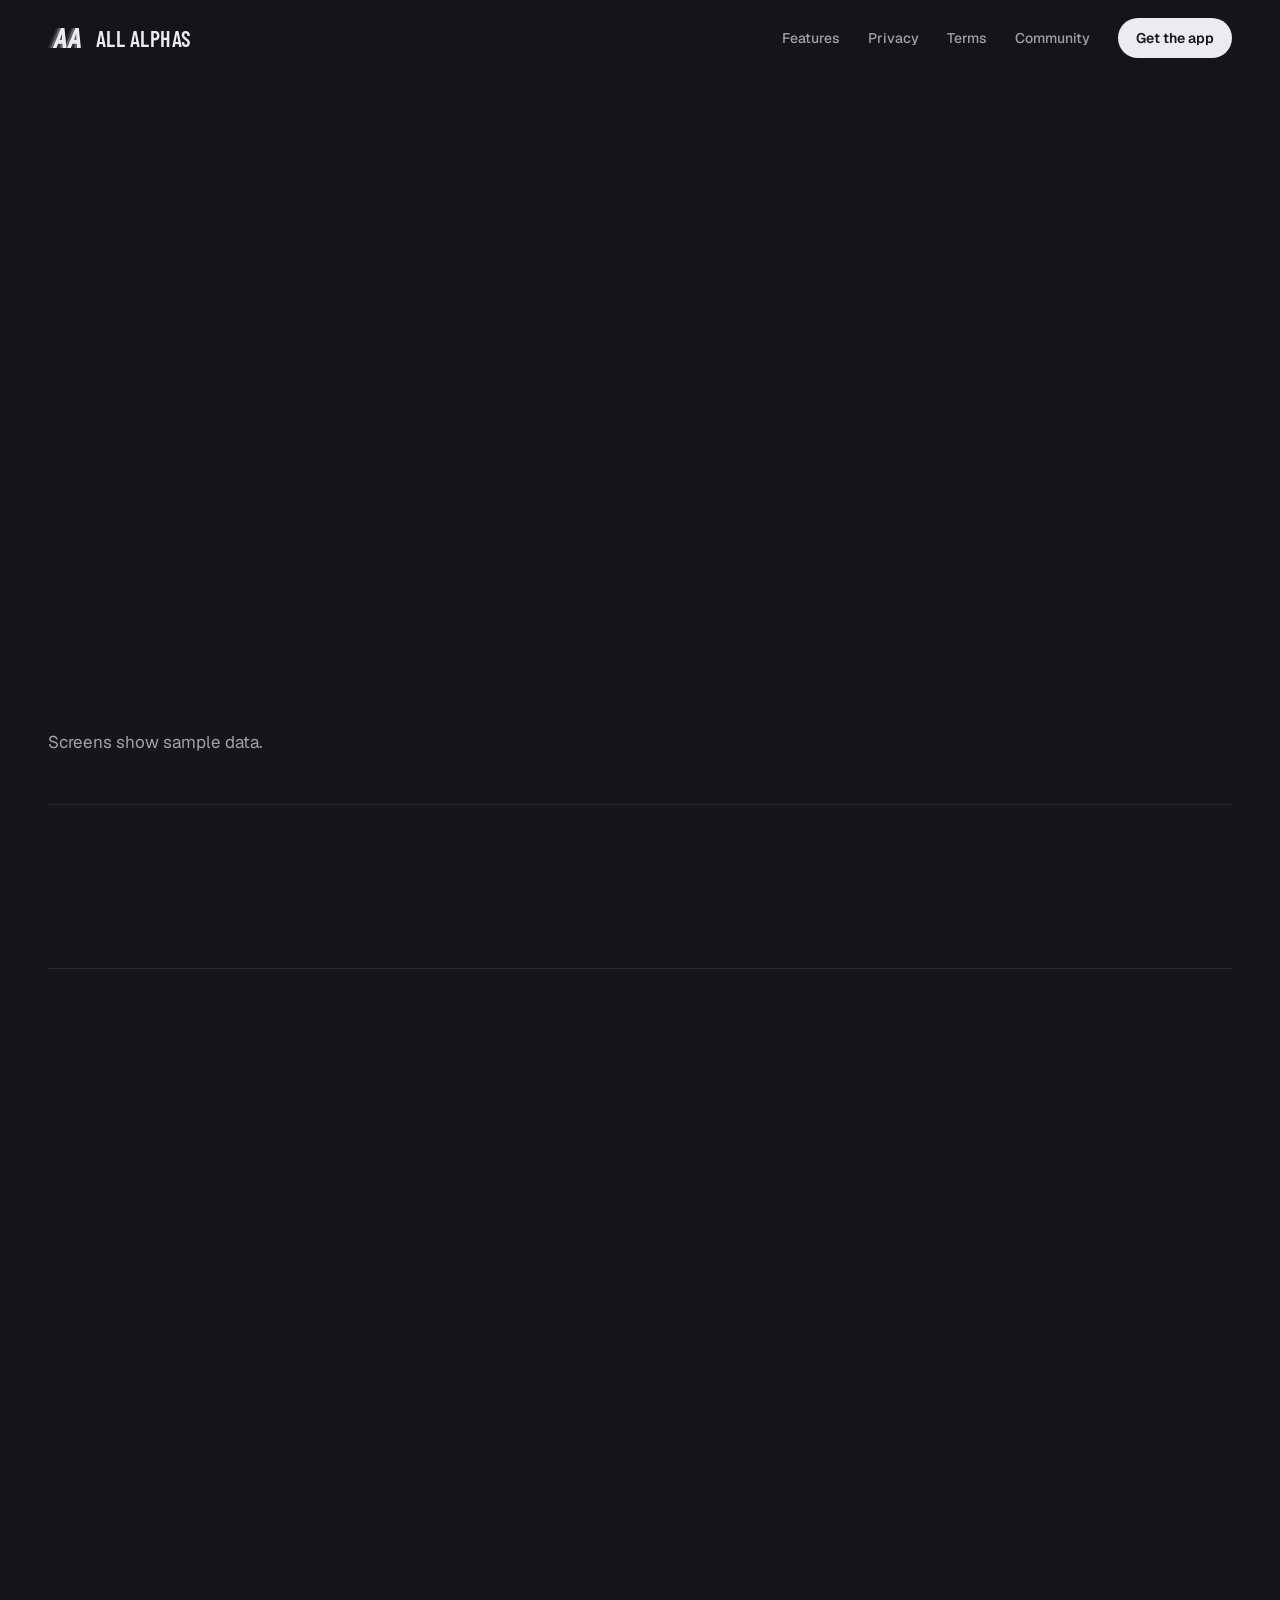
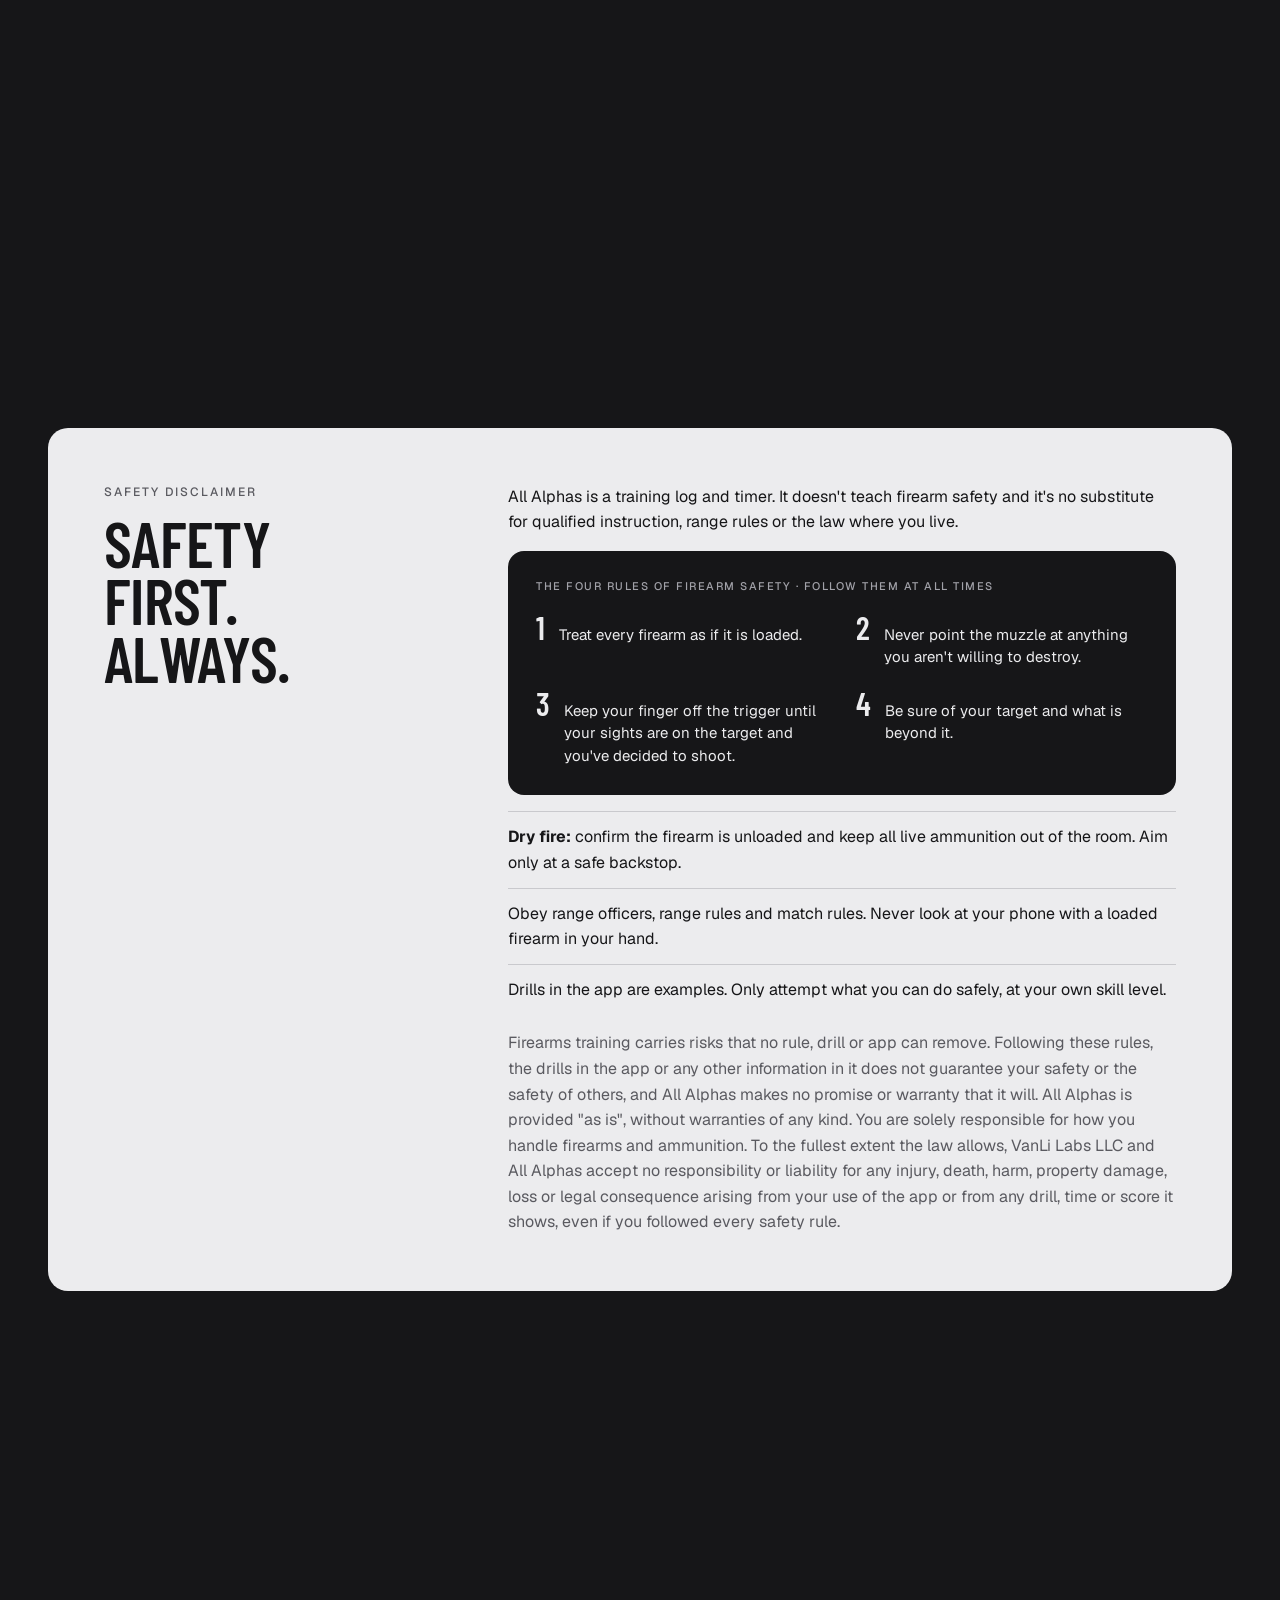
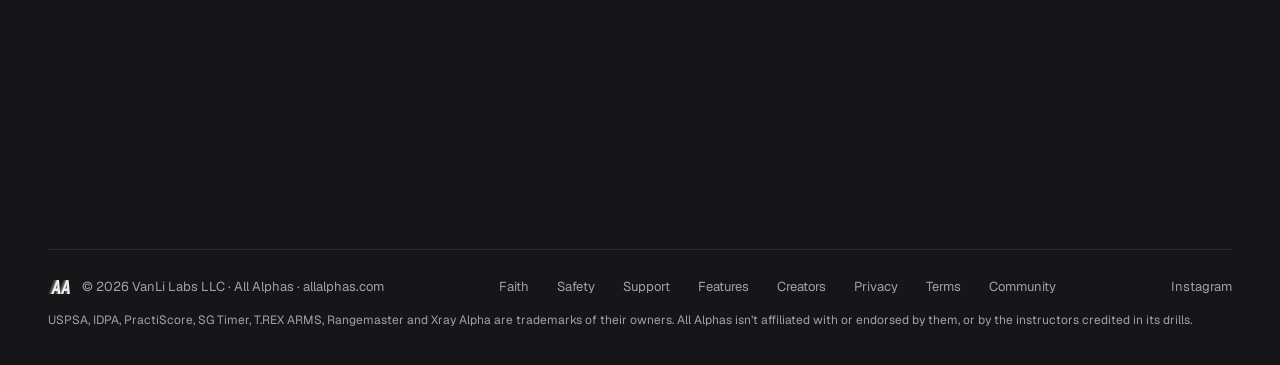
<file: index.html>
<!DOCTYPE html>
<html lang="en">
<head>
<meta charset="UTF-8">
<meta http-equiv="Content-Security-Policy" content="default-src 'self'; script-src 'self' 'sha256-rJbnbxV+ut60FUCMux+3xecOvlRTgTyFWdttNgxekUw=' 'sha256-/9OlX+zkD22YCrspq30CoqWCmmkGF4t2o6hszdd3/6A='; style-src 'self'; font-src 'self'; img-src 'self'; connect-src 'self'; object-src 'none'; base-uri 'none'; form-action 'none'; upgrade-insecure-requests">
<meta name="viewport" content="width=device-width, initial-scale=1">
<meta name="theme-color" content="#161618">
<meta name="color-scheme" content="dark">
<title>All Alphas — The training log for competitive shooters</title>
<meta name="description" content="All Alphas is a training aid for practical shooters. Run drills on a par timer, score hit factor, track every gun and round, and plan range days, all from your iPhone.">
<link rel="canonical" href="https://allalphas.com/">
<link rel="icon" type="image/png" href="/assets/favicon.png">
<link rel="apple-touch-icon" href="/assets/icon.png">
<link rel="stylesheet" href="/styles.css?v=18">
<script>
  // Old one-page links (/#privacy etc.) now live on their own pages.
  (function () {
    var pages = ['privacy', 'terms', 'community'];
    var h = location.hash.replace('#', '');
    if (pages.indexOf(h) !== -1) location.replace('/' + h + '/');
  })();
</script>
<script>
  // Scroll animations are an enhancement: skip them for people who ask for reduced motion.
  if (!window.matchMedia('(prefers-reduced-motion: reduce)').matches) document.documentElement.classList.add('js');
</script>
</head>
<body>
<a class="skip-link" href="#main">Skip to content</a>

<div class="scroll-progress" id="scroll-progress" aria-hidden="true"></div>

<nav class="nav" id="nav">
  <a href="/" class="nav-brand" aria-label="All Alphas home">
    <img src="/assets/logo.svg" alt="">
    <span class="nav-wordmark">ALL ALPHAS</span>
  </a>
  <div class="nav-links" id="nav-links">
    <a class="nav-link" href="/features/">Features</a>
    <a class="nav-link" href="/privacy/">Privacy</a>
    <a class="nav-link" href="/terms/">Terms</a>
    <a class="nav-link" href="/community/">Community</a>
    <a class="pill" href="https://apps.apple.com/us/app/all-alphas/id6815810433" target="_blank" rel="noopener" id="join-link">Get the app</a>
  </div>
  <button class="nav-toggle" id="nav-toggle" aria-label="Open menu" aria-controls="nav-links" aria-expanded="false">&#9776;</button>
</nav>

<div id="top"></div>

<main id="main">
<section class="hero">
  <div class="hero-copy">
    <span class="eyebrow">THE TRAINING LOG FOR COMPETITIVE SHOOTERS</span>
    <h1>TRAIN.<br>LOG.<br>GET FASTER.</h1>
    <p>All Alphas is a training aid for practical shooters. Run drills on a par timer, score hit factor, track every gun and round, and plan range days, all from your iPhone.</p>
    <div class="beta" id="beta">
      <span class="beta-title">NOW ON THE APP STORE</span>
      <a class="pill download-btn" href="https://apps.apple.com/us/app/all-alphas/id6815810433" target="_blank" rel="noopener">Download on the App Store</a>
      <p class="beta-note">Free on iPhone. For adults 18 and older.</p>
    </div>
  </div>
  <div class="hero-art">
    <div class="phone behind shot-analytics">
      <img src="assets/screenshot-analytics.png" width="640" height="1391" alt="Sample data. All Alphas Analytics screen showing hit factor by drill over 90 days: best 4.33, last-five average 4.20, a 12% improvement, and a run-by-run chart.">
    </div>
    <div class="phone front shot-home">
      <img src="assets/screenshot-home.png" width="640" height="1391" alt="Sample data. All Alphas Home screen with shortcuts to Drills, Dry Fire and Hit Factor, the next range day, and a 90-day analytics chart for the 50-Round Pistol COF.">
    </div>
  </div>
  <p class="sample-note">Screens show sample data.</p>
</section>

<div class="features">
  <div class="feature">
    <h2>DRILLS &amp; DRY FIRE</h2>
    <p>A par timer with random delay, standard drills, and drills you build yourself.</p>
  </div>
  <div class="feature">
    <h2>SCORE &amp; ANALYZE</h2>
    <p>Hit factor, zeroing, and trends across every run and PB.</p>
  </div>
  <div class="feature">
    <h2>GEAR &amp; AMMO</h2>
    <p>Round counts, cleaning reminders, and alerts before you run low on ammo.</p>
  </div>
  <div class="feature">
    <h2>RANGE DAYS</h2>
    <p>Plan drills against a round budget, pack from a checklist, and train with friends.</p>
  </div>
</div>

<section class="faith" id="faith">
  <h2>STATEMENT OF FAITH</h2>
  <span class="faith-rule" aria-hidden="true"></span>
  <div class="faith-body">
    <p>Serving our Lord and Savior, Jesus Christ, will always be our first priority.</p>
    <p>Under no circumstances will we ever sacrifice this. Our faith will be shown by both words and actions as we grow.</p>
    <p>Faith is the driver of every decision we make and we take deep responsibility in the stewardship He has entrusted us.</p>
    <p>We encourage everyone to find and love Him, as He will always love you.</p>
  </div>
  <figure class="faith-verse">
    <figcaption>COLOSSIANS 3:23 (NIV)</figcaption>
    <blockquote>&ldquo;Whatever you do, work at it with all your heart, as working for the Lord.&rdquo;</blockquote>
  </figure>
  <div class="faith-brand">
    <img src="/assets/logo.svg" alt="">
    <span>ALL ALPHAS</span>
  </div>
</section>

<div class="safety-panel" id="safety">
  <div class="section-label">
    <span class="eyebrow">SAFETY DISCLAIMER</span>
    <h2>SAFETY<br>FIRST.<br>ALWAYS.</h2>
  </div>
  <div class="safety-body">
    <p>All Alphas is a training log and timer. It doesn't teach firearm safety and it's no substitute for qualified instruction, range rules or the law where you live.</p>
    <div class="rules-card">
      <span class="label">THE FOUR RULES OF FIREARM SAFETY · FOLLOW THEM AT ALL TIMES</span>
      <div class="rules-grid">
        <div class="rule"><span class="num">1</span><span class="text">Treat every firearm as if it is loaded.</span></div>
        <div class="rule"><span class="num">2</span><span class="text">Never point the muzzle at anything you aren't willing to destroy.</span></div>
        <div class="rule"><span class="num">3</span><span class="text">Keep your finger off the trigger until your sights are on the target and you've decided to shoot.</span></div>
        <div class="rule"><span class="num">4</span><span class="text">Be sure of your target and what is beyond it.</span></div>
      </div>
    </div>
    <div class="safety-list">
      <span><strong>Dry fire:</strong> confirm the firearm is unloaded and keep all live ammunition out of the room. Aim only at a safe backstop.</span>
      <span>Obey range officers, range rules and match rules. Never look at your phone with a loaded firearm in your hand.</span>
      <span>Drills in the app are examples. Only attempt what you can do safely, at your own skill level.</span>
    </div>
    <p class="liability">Firearms training carries risks that no rule, drill or app can remove. Following these rules, the drills in the app or any other information in it does not guarantee your safety or the safety of others, and All Alphas makes no promise or warranty that it will. All Alphas is provided "as is", without warranties of any kind. You are solely responsible for how you handle firearms and ammunition. To the fullest extent the law allows, VanLi Labs LLC and All Alphas accept no responsibility or liability for any injury, death, harm, property damage, loss or legal consequence arising from your use of the app or from any drill, time or score it shows, even if you followed every safety rule.</p>
  </div>
</div>

<section class="section" id="support">
  <div class="section-label">
    <span class="eyebrow">SUPPORT</span>
    <h2>GET HELP.</h2>
  </div>
  <div class="support-body">
    <div class="email-card">
      <div>
        <span class="label">EMAIL</span>
        <a href="mailto:support@allalphas.com">SUPPORT@ALLALPHAS.COM</a>
      </div>
      <a class="pill" href="mailto:support@allalphas.com">Email us</a>
    </div>
    <div class="help-grid">
      <div class="help-card">
        <span class="title">RESTORE YOUR DATA</span>
        <span class="body">Profile → Privacy &amp; data → Restore from backup. Or sign in with All Alphas Pro and turn on Cloud sync.</span>
      </div>
      <div class="help-card">
        <span class="title">MANAGE SUBSCRIPTION</span>
        <span class="body">iPhone Settings → your name → Subscriptions → All Alphas.</span>
      </div>
      <div class="help-card">
        <span class="title">DELETE YOUR ACCOUNT</span>
        <span class="body">Profile → Account → Delete account. This removes your account and cloud data.</span>
      </div>
    </div>
    <span class="support-foot">When you email, include your iOS version and the app version (shown at the bottom of Profile).</span>
  </div>
</section>

</main>

<footer>
  <div class="brand">
    <img src="/assets/logo.svg" alt="">
    <span>© 2026 VanLi Labs LLC · All Alphas · allalphas.com</span>
  </div>
  <div class="links">
    <a href="/#faith">Faith</a>
    <a href="/#safety">Safety</a>
    <a href="/#support">Support</a>
    <a href="/features/">Features</a>
    <a href="/creators/">Creators</a>
    <a href="/privacy/">Privacy</a>
    <a href="/terms/">Terms</a>
    <a href="/community/">Community</a>
  </div>
  <div class="social-links">
    <a href="https://instagram.com/allalphas.app" target="_blank" rel="noopener">Instagram</a>
  </div>
  <p class="tm">USPSA, IDPA, PractiScore, SG Timer, T.REX ARMS, Rangemaster and Xray Alpha are trademarks of their owners. All Alphas isn’t affiliated with or endorsed by them, or by the instructors credited in its drills.</p>
</footer>

<script src="/app.js?v=9"></script>
</body>
</html>
</file>
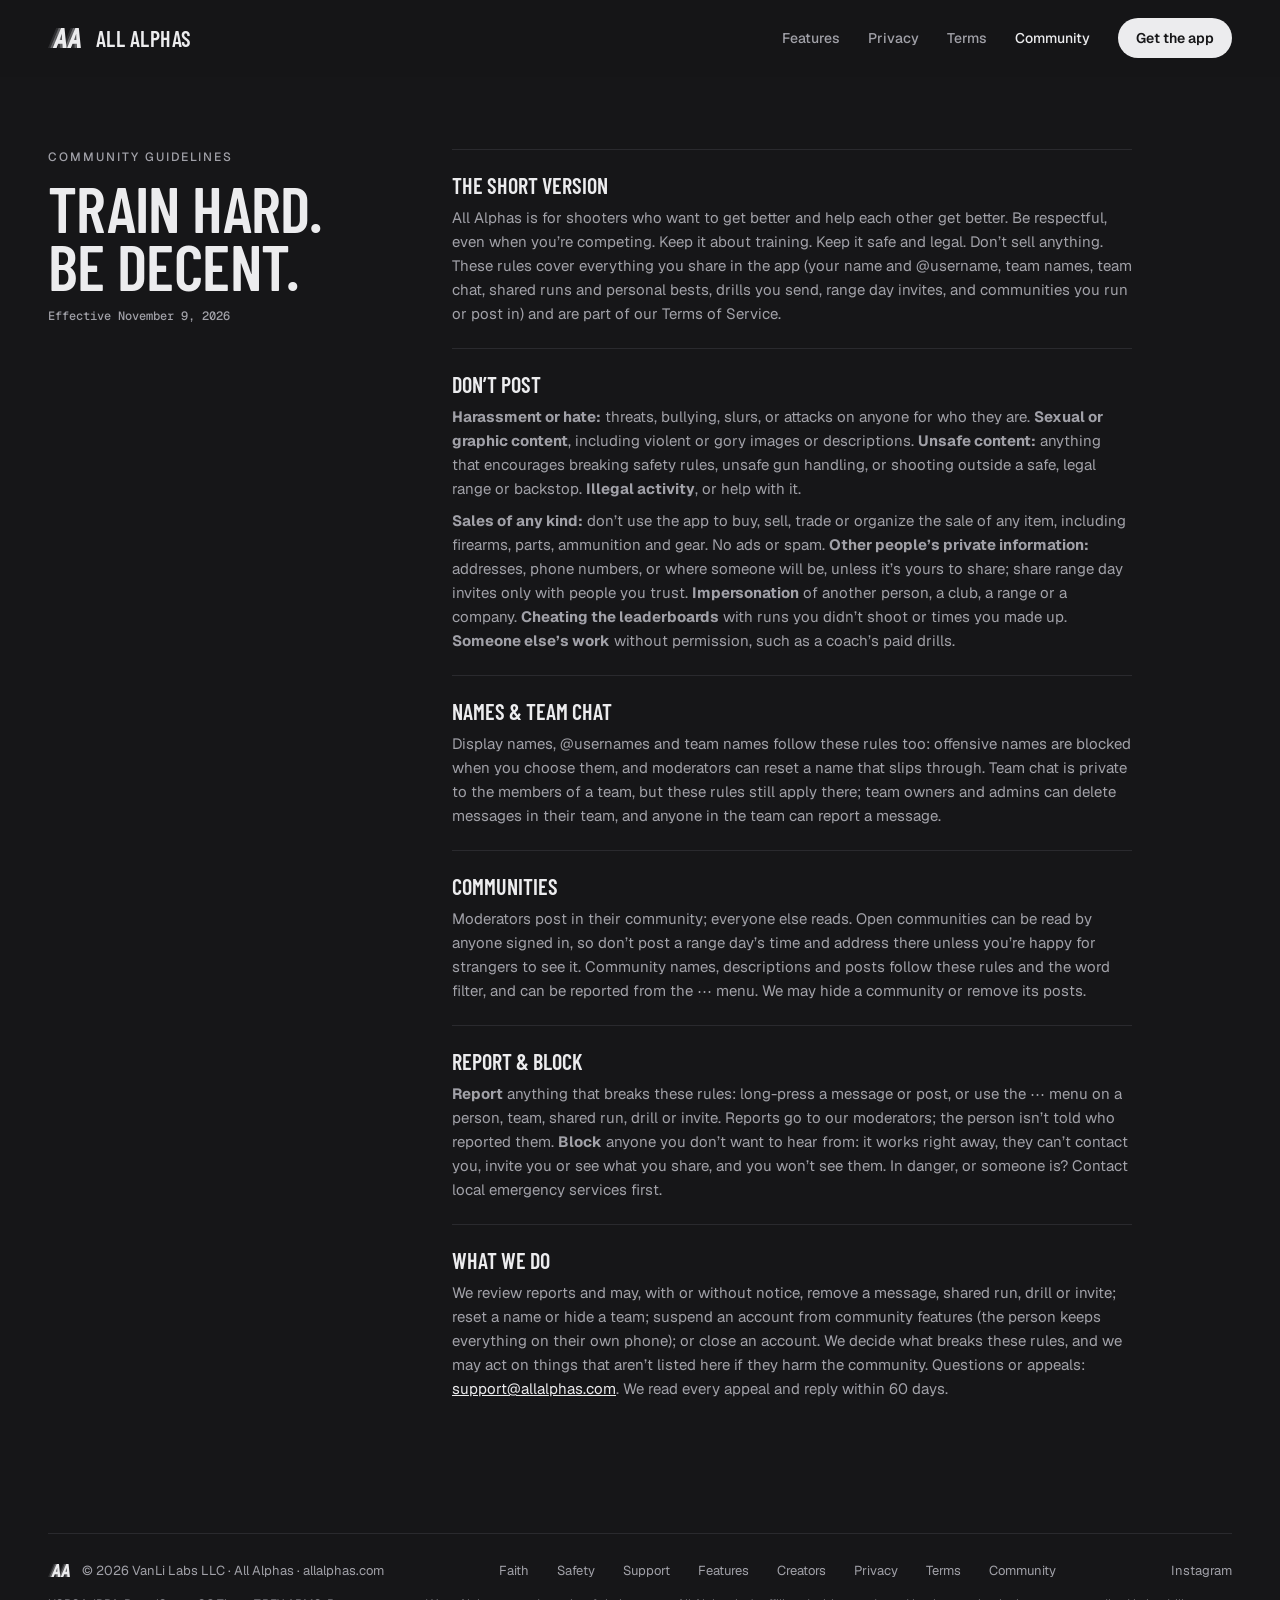
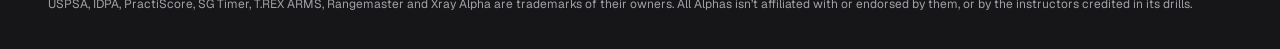
<file: community/index.html>
<!DOCTYPE html>
<html lang="en">
<head>
<meta charset="UTF-8">
<meta http-equiv="Content-Security-Policy" content="default-src 'self'; script-src 'self' 'sha256-/9OlX+zkD22YCrspq30CoqWCmmkGF4t2o6hszdd3/6A='; style-src 'self'; font-src 'self'; img-src 'self'; connect-src 'self'; object-src 'none'; base-uri 'none'; form-action 'none'; upgrade-insecure-requests">
<meta name="viewport" content="width=device-width, initial-scale=1">
<meta name="theme-color" content="#161618">
<meta name="color-scheme" content="dark">
<title>Community Guidelines — All Alphas</title>
<meta name="description" content="The All Alphas Community Guidelines.">
<link rel="canonical" href="https://allalphas.com/community/">
<link rel="icon" type="image/png" href="/assets/favicon.png">
<link rel="apple-touch-icon" href="/assets/icon.png">
<link rel="stylesheet" href="/styles.css?v=18">
<script>
  // Scroll animations are an enhancement: skip them for people who ask for reduced motion.
  if (!window.matchMedia('(prefers-reduced-motion: reduce)').matches) document.documentElement.classList.add('js');
</script>
</head>
<body>
<a class="skip-link" href="#main">Skip to content</a>

<div class="scroll-progress" id="scroll-progress" aria-hidden="true"></div>

<nav class="nav" id="nav">
  <a href="/" class="nav-brand" aria-label="All Alphas home">
    <img src="/assets/logo.svg" alt="">
    <span class="nav-wordmark">ALL ALPHAS</span>
  </a>
  <div class="nav-links" id="nav-links">
    <a class="nav-link" href="/features/">Features</a>
    <a class="nav-link" href="/privacy/">Privacy</a>
    <a class="nav-link" href="/terms/">Terms</a>
    <a class="nav-link" href="/community/" aria-current="page">Community</a>
    <a class="pill" href="https://apps.apple.com/us/app/all-alphas/id6815810433" target="_blank" rel="noopener" id="join-link">Get the app</a>
  </div>
  <button class="nav-toggle" id="nav-toggle" aria-label="Open menu" aria-controls="nav-links" aria-expanded="false">&#9776;</button>
</nav>

<main id="main" class="page-main">
<section class="section" id="community">
  <div class="section-label">
    <span class="eyebrow">COMMUNITY GUIDELINES</span>
    <h1>TRAIN HARD.<br>BE DECENT.</h1>
    <span class="section-date">Effective November 9, 2026</span>
  </div>
  <div class="legal-list">
    <div class="legal-item">
      <h3>THE SHORT VERSION</h3>
      <p>All Alphas is for shooters who want to get better and help each other get better. Be respectful, even when you’re competing. Keep it about training. Keep it safe and legal. Don’t sell anything. These rules cover everything you share in the app (your name and @username, team names, team chat, shared runs and personal bests, drills you send, range day invites, and communities you run or post in) and are part of our Terms of Service.</p>
    </div>
    <div class="legal-item">
      <h3>DON’T POST</h3>
      <p><strong>Harassment or hate:</strong> threats, bullying, slurs, or attacks on anyone for who they are. <strong>Sexual or graphic content</strong>, including violent or gory images or descriptions. <strong>Unsafe content:</strong> anything that encourages breaking safety rules, unsafe gun handling, or shooting outside a safe, legal range or backstop. <strong>Illegal activity</strong>, or help with it.</p>
      <p><strong>Sales of any kind:</strong> don’t use the app to buy, sell, trade or organize the sale of any item, including firearms, parts, ammunition and gear. No ads or spam. <strong>Other people’s private information:</strong> addresses, phone numbers, or where someone will be, unless it’s yours to share; share range day invites only with people you trust. <strong>Impersonation</strong> of another person, a club, a range or a company. <strong>Cheating the leaderboards</strong> with runs you didn’t shoot or times you made up. <strong>Someone else’s work</strong> without permission, such as a coach’s paid drills.</p>
    </div>
    <div class="legal-item">
      <h3>NAMES &amp; TEAM CHAT</h3>
      <p>Display names, @usernames and team names follow these rules too: offensive names are blocked when you choose them, and moderators can reset a name that slips through. Team chat is private to the members of a team, but these rules still apply there; team owners and admins can delete messages in their team, and anyone in the team can report a message.</p>
    </div>
    <div class="legal-item">
      <h3>COMMUNITIES</h3>
      <p>Moderators post in their community; everyone else reads. Open communities can be read by anyone signed in, so don’t post a range day’s time and address there unless you’re happy for strangers to see it. Community names, descriptions and posts follow these rules and the word filter, and can be reported from the ⋯ menu. We may hide a community or remove its posts.</p>
    </div>
    <div class="legal-item">
      <h3>REPORT &amp; BLOCK</h3>
      <p><strong>Report</strong> anything that breaks these rules: long-press a message or post, or use the ⋯ menu on a person, team, shared run, drill or invite. Reports go to our moderators; the person isn’t told who reported them. <strong>Block</strong> anyone you don’t want to hear from: it works right away, they can’t contact you, invite you or see what you share, and you won’t see them. In danger, or someone is? Contact local emergency services first.</p>
    </div>
    <div class="legal-item">
      <h3>WHAT WE DO</h3>
      <p>We review reports and may, with or without notice, remove a message, shared run, drill or invite; reset a name or hide a team; suspend an account from community features (the person keeps everything on their own phone); or close an account. We decide what breaks these rules, and we may act on things that aren’t listed here if they harm the community. Questions or appeals: <a href="mailto:support@allalphas.com">support@allalphas.com</a>. We read every appeal and reply within 60 days.</p>
    </div>
  </div>
</section>
</main>

<footer>
  <div class="brand">
    <img src="/assets/logo.svg" alt="">
    <span>© 2026 VanLi Labs LLC · All Alphas · allalphas.com</span>
  </div>
  <div class="links">
    <a href="/#faith">Faith</a>
    <a href="/#safety">Safety</a>
    <a href="/#support">Support</a>
    <a href="/features/">Features</a>
    <a href="/creators/">Creators</a>
    <a href="/privacy/">Privacy</a>
    <a href="/terms/">Terms</a>
    <a href="/community/">Community</a>
  </div>
  <div class="social-links">
    <a href="https://instagram.com/allalphas.app" target="_blank" rel="noopener">Instagram</a>
  </div>
  <p class="tm">USPSA, IDPA, PractiScore, SG Timer, T.REX ARMS, Rangemaster and Xray Alpha are trademarks of their owners. All Alphas isn’t affiliated with or endorsed by them, or by the instructors credited in its drills.</p>
</footer>

<script src="/app.js?v=9"></script>
</body>
</html>
</file>
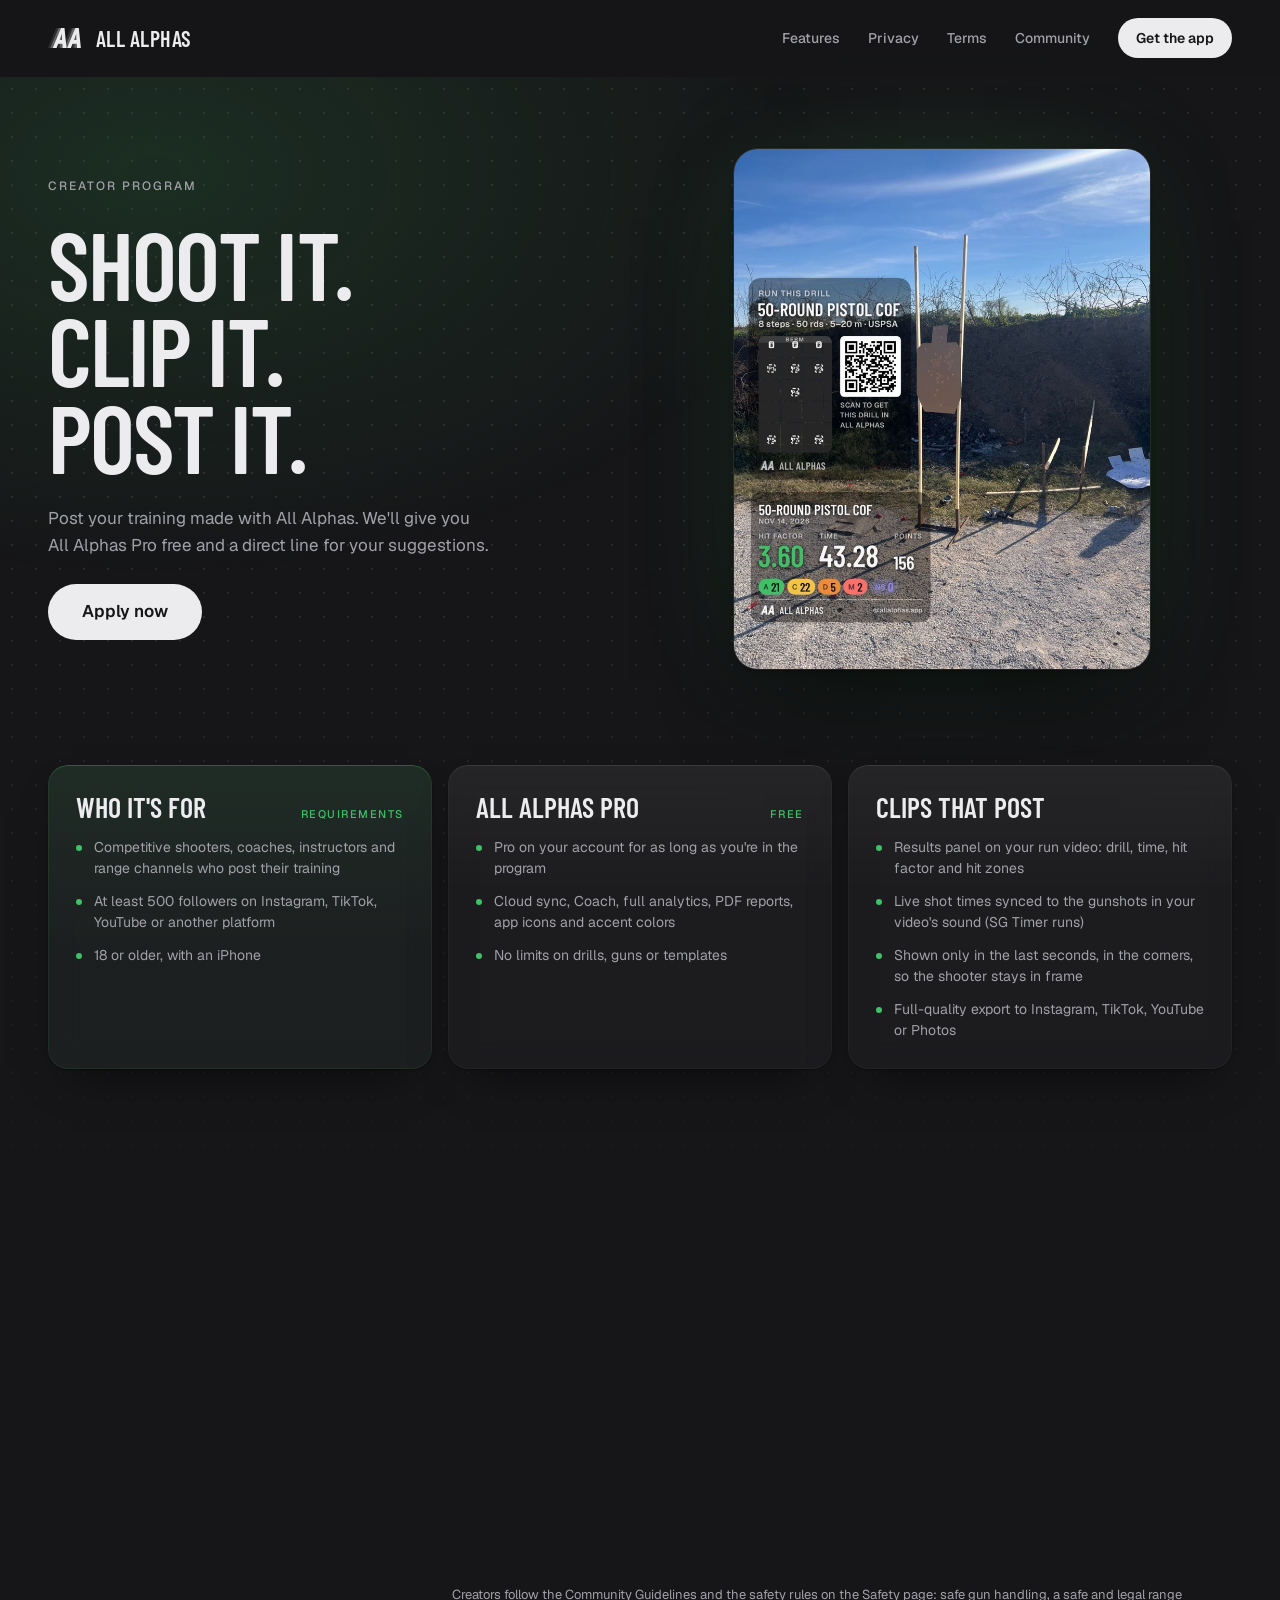
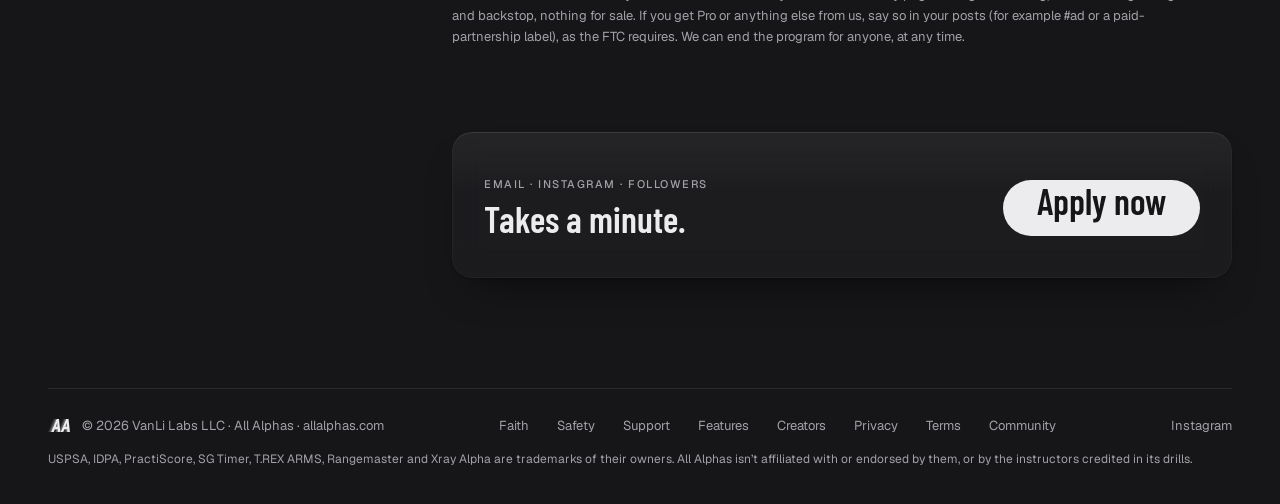
<file: creators/index.html>
<!DOCTYPE html>
<html lang="en">
<head>
<meta charset="UTF-8">
<meta http-equiv="Content-Security-Policy" content="default-src 'self'; script-src 'self' 'sha256-/9OlX+zkD22YCrspq30CoqWCmmkGF4t2o6hszdd3/6A='; style-src 'self'; font-src 'self'; img-src 'self'; connect-src 'self' https://angejsoovsozmifusyok.supabase.co; object-src 'none'; base-uri 'none'; form-action 'none'; upgrade-insecure-requests">
<meta name="viewport" content="width=device-width, initial-scale=1">
<meta name="theme-color" content="#161618">
<meta name="color-scheme" content="dark">
<title>Creators — All Alphas</title>
<meta name="description" content="The All Alphas Creator Program: free All Alphas Pro, branded run clips and early access for shooters who post their training.">
<link rel="canonical" href="https://allalphas.com/creators/">
<link rel="icon" type="image/png" href="/assets/favicon.png">
<link rel="apple-touch-icon" href="/assets/icon.png">
<link rel="stylesheet" href="/styles.css?v=18">
<script>
  // Scroll animations are an enhancement: skip them for people who ask for reduced motion.
  if (!window.matchMedia('(prefers-reduced-motion: reduce)').matches) document.documentElement.classList.add('js');
</script>
</head>
<body>
<a class="skip-link" href="#main">Skip to content</a>

<div class="scroll-progress" id="scroll-progress" aria-hidden="true"></div>

<nav class="nav" id="nav">
  <a href="/" class="nav-brand" aria-label="All Alphas home">
    <img src="/assets/logo.svg" alt="">
    <span class="nav-wordmark">ALL ALPHAS</span>
  </a>
  <div class="nav-links" id="nav-links">
    <a class="nav-link" href="/features/">Features</a>
    <a class="nav-link" href="/privacy/">Privacy</a>
    <a class="nav-link" href="/terms/">Terms</a>
    <a class="nav-link" href="/community/">Community</a>
    <a class="pill" href="https://apps.apple.com/us/app/all-alphas/id6815810433" target="_blank" rel="noopener" id="join-link">Get the app</a>
  </div>
  <button class="nav-toggle" id="nav-toggle" aria-label="Open menu" aria-controls="nav-links" aria-expanded="false">&#9776;</button>
</nav>

<main id="main" class="page-main creators-main">
<div class="creator-backdrop" aria-hidden="true"></div>
<section class="feat-hero">
  <div class="feat-hero-copy">
    <span class="eyebrow">CREATOR PROGRAM</span>
    <h1>SHOOT IT.<br>CLIP IT.<br>POST IT.</h1>
    <p>Post your training made with All Alphas. We'll give you All Alphas Pro free and a direct line for your suggestions.</p>
    <a class="pill download-btn" href="#apply" data-apply>Apply now</a>
  </div>
  <div class="clip-mock">
    <img class="creator-shot" src="/assets/creator-share.jpg" width="800" height="1000" alt="A shooter's post made with All Alphas: a photo of a target at an outdoor range with the 50-Round Pistol COF drill card, its diagram and a QR code to get the drill, plus the run's results: hit factor 3.60, time 43.28, 156 points, 21 A, 22 C, 5 D, 2 misses, and the All Alphas name and @allalphas.app handle.">
  </div>
</section>

<section class="feat-grid">
  <article class="feat-card creator-who">
    <div class="feat-head"><h2>WHO IT'S FOR</h2><span class="feat-tag">REQUIREMENTS</span></div>
    <ul>
      <li>Competitive shooters, coaches, instructors and range channels who post their training</li>
      <li>At least 500 followers on Instagram, TikTok, YouTube or another platform</li>
      <li>18 or older, with an iPhone</li>
    </ul>
  </article>
  <article class="feat-card">
    <div class="feat-head"><h2>ALL ALPHAS PRO</h2><span class="feat-tag">FREE</span></div>
    <ul>
      <li>Pro on your account for as long as you're in the program</li>
      <li>Cloud sync, Coach, full analytics, PDF reports, app icons and accent colors</li>
      <li>No limits on drills, guns or templates</li>
    </ul>
  </article>
  <article class="feat-card">
    <div class="feat-head"><h2>CLIPS THAT POST</h2></div>
    <ul>
      <li>Results panel on your run video: drill, time, hit factor and hit zones</li>
      <li>Live shot times synced to the gunshots in your video's sound (SG Timer runs)</li>
      <li>Shown only in the last seconds, in the corners, so the shooter stays in frame</li>
      <li>Full-quality export to Instagram, TikTok, YouTube or Photos</li>
    </ul>
  </article>
  <article class="feat-card">
    <div class="feat-head"><h2>EARLY ACCESS</h2></div>
    <ul>
      <li>New features in TestFlight before they reach the App Store</li>
      <li>Tell us what to build next and talk to the developer directly</li>
    </ul>
  </article>
  <article class="feat-card">
    <div class="feat-head"><h2>GET FEATURED</h2></div>
    <ul>
      <li>We share creators' clips on <a href="https://instagram.com/allalphas.app" target="_blank" rel="noopener">@allalphas.app</a> (with your OK)</li>
      <li>Coaches and instructors: your drills can be considered for the built-in library, credited to you</li>
    </ul>
  </article>
</section>

<section class="section" id="how">
  <div class="section-label">
    <span class="eyebrow">HOW IT WORKS</span>
    <h2>THREE<br>STEPS.</h2>
  </div>
  <div>
  <div class="help-grid">
    <div class="help-card">
      <span class="step-num">01</span>
      <span class="title">APPLY</span>
      <span class="body">Tap Apply now and send your email, Instagram username and follower count (500 or more).</span>
    </div>
    <div class="help-card">
      <span class="step-num">02</span>
      <span class="title">POST</span>
      <span class="body">Post a run clip or image made with All Alphas and tag @allalphas.app.</span>
    </div>
    <div class="help-card">
      <span class="step-num">03</span>
      <span class="title">GET PRO FREE</span>
      <span class="body">Once we see your post, we turn on Pro for your All Alphas account and give you a direct line for suggestions.</span>
    </div>
  </div>
  <p class="support-foot creator-rules">Creators follow the <a href="/community/">Community Guidelines</a> and the safety rules on the <a href="/#safety">Safety</a> page: safe gun handling, a safe and legal range and backstop, nothing for sale. If you get Pro or anything else from us, say so in your posts (for example #ad or a paid-partnership label), as the FTC requires. We can end the program for anyone, at any time.</p>
  </div>
</section>

<section class="section" id="apply">
  <div class="section-label">
    <span class="eyebrow">APPLY</span>
    <h2>READY TO<br>POST?</h2>
  </div>
  <div class="email-card">
    <div>
      <span class="label">EMAIL · INSTAGRAM · FOLLOWERS</span>
      <span class="apply-lead">Takes a minute.</span>
    </div>
    <a class="pill download-btn" href="#apply" data-apply>Apply now</a>
  </div>
</section>
</main>

<dialog class="apply-dialog" id="apply-dialog" aria-labelledby="apply-title">
  <form class="apply-form" id="apply-form" novalidate>
    <div class="apply-head">
      <h2 id="apply-title">APPLY</h2>
      <button type="button" class="apply-close" id="apply-close" aria-label="Close">&#10005;</button>
    </div>
    <p class="apply-note">All Alphas Creator Program. All fields are required.</p>

    <label class="apply-field">
      <span>Email</span>
      <input type="email" name="email" id="apply-email" autocomplete="email" inputmode="email" maxlength="254" required>
    </label>
    <label class="apply-field">
      <span>Instagram username</span>
      <span class="apply-at"><input type="text" name="instagram" id="apply-instagram" autocomplete="off" autocapitalize="none" spellcheck="false" maxlength="60" placeholder="yourname" required></span>
    </label>
    <label class="apply-field">
      <span>Followers</span>
      <input type="text" name="followers" id="apply-followers" inputmode="numeric" autocomplete="off" maxlength="13" placeholder="500 or more" required>
    </label>
    <label class="apply-trap" aria-hidden="true">Leave this empty <input type="text" name="website" id="apply-website" tabindex="-1" autocomplete="off"></label>

    <p class="apply-status" id="apply-status" role="status" aria-live="polite"></p>
    <button type="submit" class="pill download-btn apply-submit" id="apply-submit">Send application</button>
    <p class="apply-fine">Your application is emailed to us; it isn’t saved on our servers. We use it only to review your application and reply. Questions: <a href="mailto:support@allalphas.com">support@allalphas.com</a></p>
  </form>
  <div class="apply-done" id="apply-done" hidden>
    <h2>THANKS.</h2>
    <p>We'll email you. Next step: post a run clip or image made with All Alphas and tag <strong>@allalphas.app</strong>. Once we see it, Pro is on us.</p>
    <button type="button" class="pill download-btn" id="apply-done-close">Done</button>
  </div>
</dialog>

<footer>
  <div class="brand">
    <img src="/assets/logo.svg" alt="">
    <span>© 2026 VanLi Labs LLC · All Alphas · allalphas.com</span>
  </div>
  <div class="links">
    <a href="/#faith">Faith</a>
    <a href="/#safety">Safety</a>
    <a href="/#support">Support</a>
    <a href="/features/">Features</a>
    <a href="/creators/">Creators</a>
    <a href="/privacy/">Privacy</a>
    <a href="/terms/">Terms</a>
    <a href="/community/">Community</a>
  </div>
  <div class="social-links">
    <a href="https://instagram.com/allalphas.app" target="_blank" rel="noopener">Instagram</a>
  </div>
  <p class="tm">USPSA, IDPA, PractiScore, SG Timer, T.REX ARMS, Rangemaster and Xray Alpha are trademarks of their owners. All Alphas isn’t affiliated with or endorsed by them, or by the instructors credited in its drills.</p>
</footer>

<script src="/app.js?v=9"></script>
<script src="/creators/apply.js?v=2"></script>
</body>
</html>
</file>
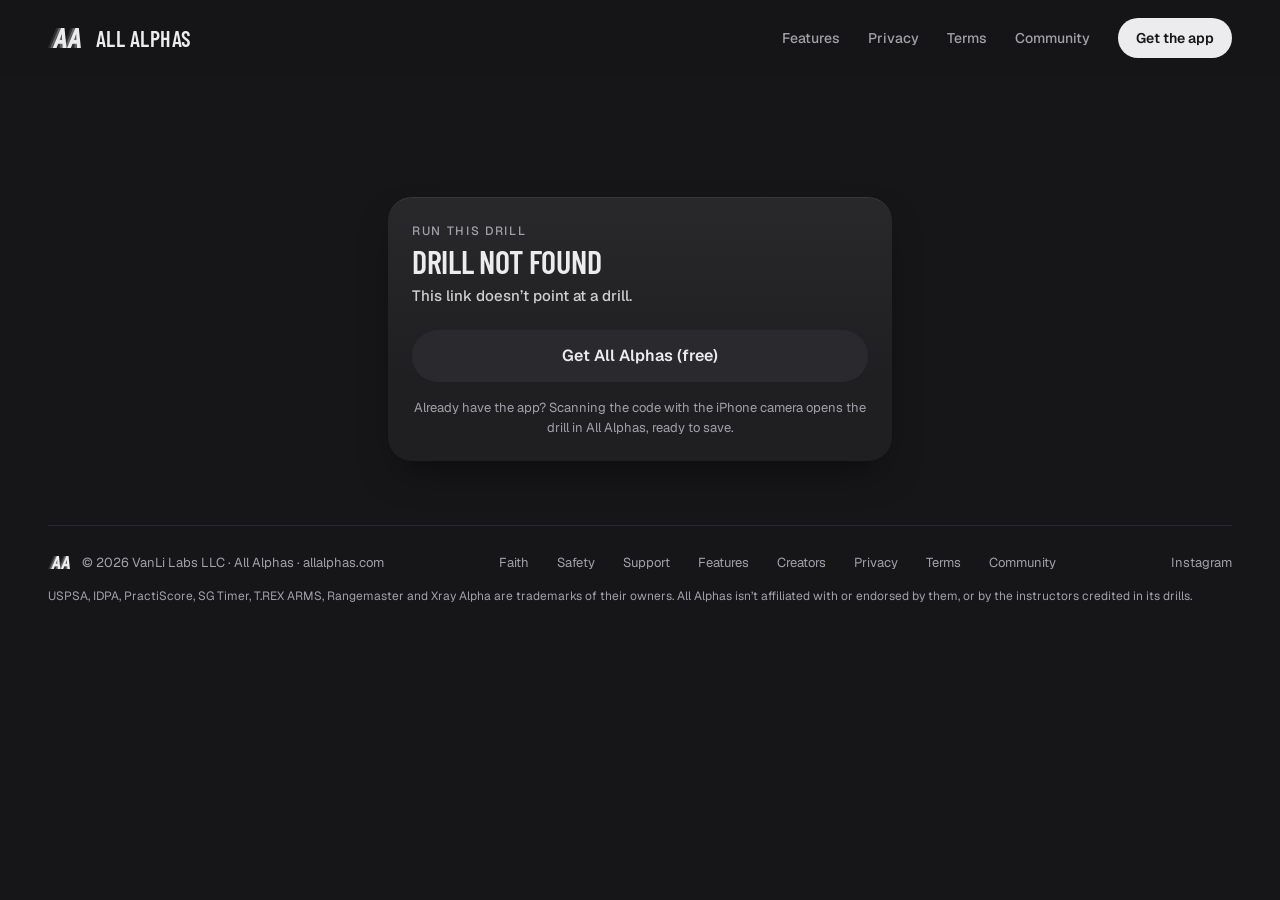
<file: d/index.html>
<!DOCTYPE html>
<html lang="en">
<head>
<meta charset="UTF-8">
<meta http-equiv="Content-Security-Policy" content="default-src 'self'; script-src 'self'; style-src 'self' 'sha256-FI7ElrgJkqxZCNGgxyEfh9Lg0cNq12Wdctxcca5Zsi0='; font-src 'self'; img-src 'self'; connect-src 'self' https://angejsoovsozmifusyok.supabase.co; object-src 'none'; base-uri 'none'; form-action 'none'; upgrade-insecure-requests">
<meta name="viewport" content="width=device-width, initial-scale=1">
<meta name="theme-color" content="#161618">
<meta name="color-scheme" content="dark">
<title>Shared drill — All Alphas</title>
<meta name="description" content="A drill shared from All Alphas. Open it in the app or get All Alphas.">
<meta name="robots" content="noindex">
<link rel="icon" type="image/png" href="/assets/favicon.png">
<link rel="apple-touch-icon" href="/assets/icon.png">
<link rel="stylesheet" href="/styles.css?v=18">
<style>
  /* Shared drill page: the link in a run image's QR code. With All Alphas installed, iOS opens
     the app instead (apple-app-site-association); everyone else lands here. */
  .drill-main { max-width: 34rem; margin: 0 auto; padding: 7.5rem 1.25rem 4rem; }
  .drill-card {
    background: var(--card);
    background-image: linear-gradient(180deg, rgba(255,255,255,.045), rgba(255,255,255,0) 70%);
    box-shadow: inset 0 1px 0 rgba(255,255,255,.07), 0 18px 40px -16px rgba(0,0,0,.6);
    border-radius: 1.5rem;
    padding: 1.75rem 1.5rem 1.5rem;
  }
  .drill-label { font: 500 0.75rem/1 'Geist', sans-serif; letter-spacing: .14em; text-transform: uppercase; color: var(--mute); margin: 0; }
  .drill-name { font: 600 2.75rem/1 'Barlow Condensed', sans-serif; text-transform: uppercase; letter-spacing: -.01em; color: var(--ink); margin: .5rem 0 .5rem; overflow-wrap: anywhere; }
  .drill-meta { font: 500 0.9375rem/1.4 'Geist', sans-serif; color: var(--ink); opacity: .85; margin: 0; }
  .drill-desc { font: 400 1rem/1.55 'Geist', sans-serif; color: var(--mute); margin: 1rem 0 0; }
  .drill-actions { display: grid; gap: .75rem; margin-top: 1.5rem; }
  .drill-actions .pill { justify-content: center; height: 3.25rem; font-size: 1rem; }
  .drill-actions .pill.secondary { background: var(--raise); color: var(--ink); }
  .drill-note { font: 400 0.8125rem/1.5 'Geist', sans-serif; color: var(--mute); margin: 1rem 0 0; text-align: center; }
  .drill-missing .drill-name { font-size: 2rem; }
  @media (max-width: 30rem) { .drill-main { padding-top: 6rem; } .drill-name { font-size: 2.25rem; } }
</style>
</head>
<body>
<a class="skip-link" href="#main">Skip to content</a>

<nav class="nav" id="nav">
  <a href="/" class="nav-brand" aria-label="All Alphas home">
    <img src="/assets/logo.svg" alt="">
    <span class="nav-wordmark">ALL ALPHAS</span>
  </a>
  <div class="nav-links" id="nav-links">
    <a class="nav-link" href="/features/">Features</a>
    <a class="nav-link" href="/privacy/">Privacy</a>
    <a class="nav-link" href="/terms/">Terms</a>
    <a class="nav-link" href="/community/">Community</a>
    <a class="pill" href="https://apps.apple.com/us/app/all-alphas/id6815810433" target="_blank" rel="noopener" id="join-link">Get the app</a>
  </div>
  <button class="nav-toggle" id="nav-toggle" aria-label="Open menu" aria-controls="nav-links" aria-expanded="false">&#9776;</button>
</nav>

<main id="main" class="drill-main">
  <article class="drill-card" id="drill" aria-live="polite">
    <p class="drill-label">Run this drill</p>
    <h1 class="drill-name" id="drill-name">Loading…</h1>
    <p class="drill-meta" id="drill-meta"></p>
    <p class="drill-desc" id="drill-desc" hidden></p>
    <div class="drill-actions">
      <a class="pill" id="open-app" href="allalphas://">Open in All Alphas</a>
      <a class="pill secondary" href="https://apps.apple.com/us/app/all-alphas/id6815810433" target="_blank" rel="noopener">Get All Alphas (free)</a>
    </div>
    <p class="drill-note">Already have the app? Scanning the code with the iPhone camera opens the drill in All Alphas, ready to save.</p>
  </article>
</main>

<footer>
  <div class="brand">
    <img src="/assets/logo.svg" alt="">
    <span>© 2026 VanLi Labs LLC · All Alphas · allalphas.com</span>
  </div>
  <div class="links">
    <a href="/#faith">Faith</a>
    <a href="/#safety">Safety</a>
    <a href="/#support">Support</a>
    <a href="/features/">Features</a>
    <a href="/creators/">Creators</a>
    <a href="/privacy/">Privacy</a>
    <a href="/terms/">Terms</a>
    <a href="/community/">Community</a>
  </div>
  <div class="social-links">
    <a href="https://instagram.com/allalphas.app" target="_blank" rel="noopener">Instagram</a>
  </div>
  <p class="tm">USPSA, IDPA, PractiScore, SG Timer, T.REX ARMS, Rangemaster and Xray Alpha are trademarks of their owners. All Alphas isn’t affiliated with or endorsed by them, or by the instructors credited in its drills.</p>
</footer>

<script src="/d/drills.js?v=4"></script>
<script src="/d/drill.js?v=2"></script>
<script src="/app.js?v=9"></script>
</body>
</html>
</file>
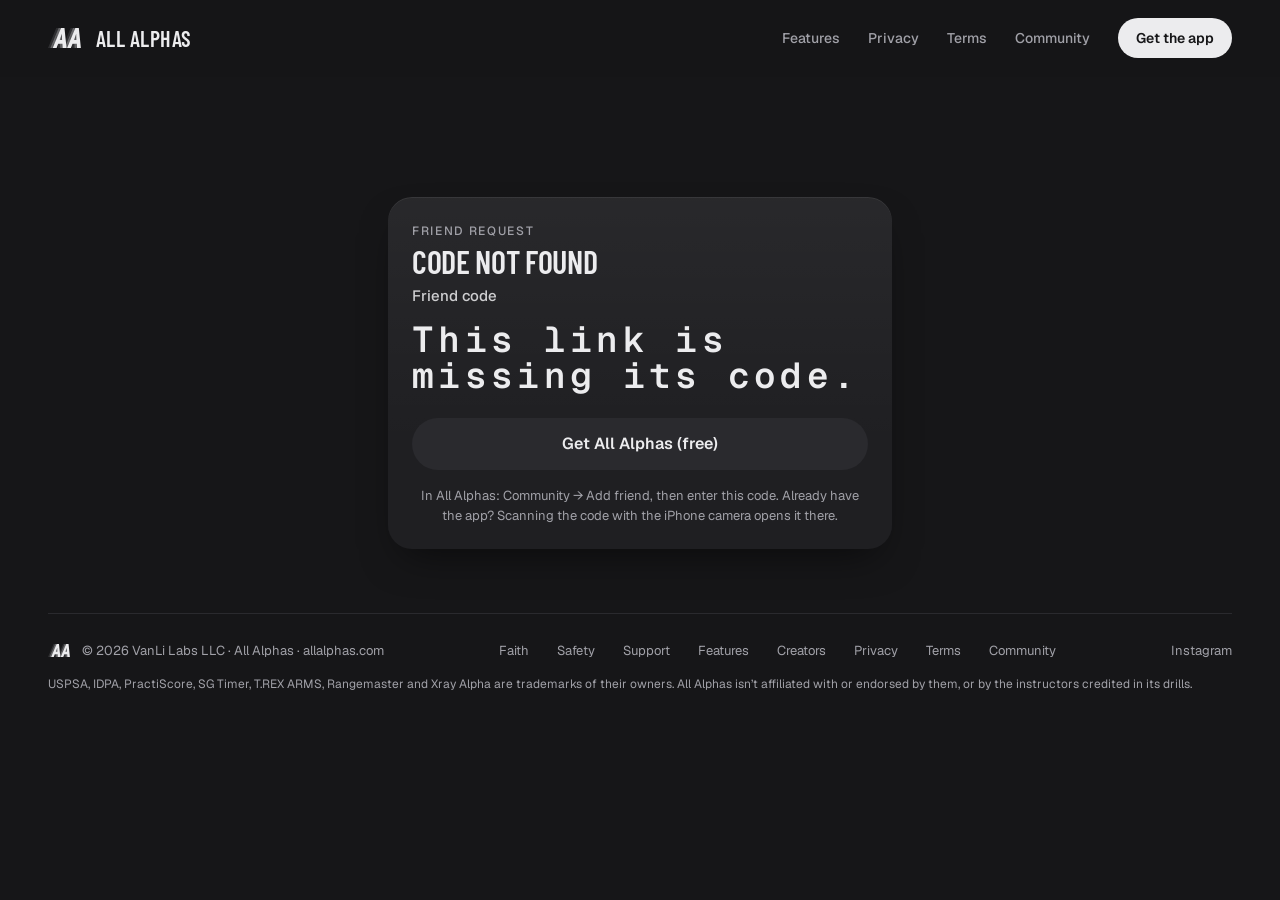
<file: f/index.html>
<!DOCTYPE html>
<html lang="en">
<head>
<meta charset="UTF-8">
<meta http-equiv="Content-Security-Policy" content="default-src 'self'; script-src 'self'; style-src 'self' 'sha256-fsXvcHS9puAMAkwuewOJgTHK1kxkpbE6uqt6LYQK0rs='; font-src 'self'; img-src 'self'; connect-src 'self'; object-src 'none'; base-uri 'none'; form-action 'none'; upgrade-insecure-requests">
<meta name="viewport" content="width=device-width, initial-scale=1">
<meta name="theme-color" content="#161618">
<meta name="color-scheme" content="dark">
<title>Friend request — All Alphas</title>
<meta name="description" content="Add a friend on All Alphas with this code.">
<meta name="robots" content="noindex">
<link rel="icon" type="image/png" href="/assets/favicon.png">
<link rel="apple-touch-icon" href="/assets/icon.png">
<link rel="stylesheet" href="/styles.css?v=18">
<style>
  /* Friend and team QR codes (/f, /t). With All Alphas installed, iOS opens the app instead
     (apple-app-site-association); everyone else lands here. */
  .code { font: 600 2.25rem/1 'Geist Mono', monospace; letter-spacing: .12em; color: var(--ink); margin: 1rem 0 0; }
  .drill-main { max-width: 34rem; margin: 0 auto; padding: 7.5rem 1.25rem 4rem; }
  .drill-card {
    background: var(--card);
    background-image: linear-gradient(180deg, rgba(255,255,255,.045), rgba(255,255,255,0) 70%);
    box-shadow: inset 0 1px 0 rgba(255,255,255,.07), 0 18px 40px -16px rgba(0,0,0,.6);
    border-radius: 1.5rem;
    padding: 1.75rem 1.5rem 1.5rem;
  }
  .drill-label { font: 500 0.75rem/1 'Geist', sans-serif; letter-spacing: .14em; text-transform: uppercase; color: var(--mute); margin: 0; }
  .drill-name { font: 600 2.75rem/1 'Barlow Condensed', sans-serif; text-transform: uppercase; letter-spacing: -.01em; color: var(--ink); margin: .5rem 0 .5rem; overflow-wrap: anywhere; }
  .drill-meta { font: 500 0.9375rem/1.4 'Geist', sans-serif; color: var(--ink); opacity: .85; margin: 0; }
  .drill-desc { font: 400 1rem/1.55 'Geist', sans-serif; color: var(--mute); margin: 1rem 0 0; }
  .drill-actions { display: grid; gap: .75rem; margin-top: 1.5rem; }
  .drill-actions .pill { justify-content: center; height: 3.25rem; font-size: 1rem; }
  .drill-actions .pill.secondary { background: var(--raise); color: var(--ink); }
  .drill-note { font: 400 0.8125rem/1.5 'Geist', sans-serif; color: var(--mute); margin: 1rem 0 0; text-align: center; }
  .drill-missing .drill-name { font-size: 2rem; }
  @media (max-width: 30rem) { .drill-main { padding-top: 6rem; } .drill-name { font-size: 2.25rem; } }
</style>
</head>
<body>
<a class="skip-link" href="#main">Skip to content</a>

<nav class="nav" id="nav">
  <a href="/" class="nav-brand" aria-label="All Alphas home">
    <img src="/assets/logo.svg" alt="">
    <span class="nav-wordmark">ALL ALPHAS</span>
  </a>
  <div class="nav-links" id="nav-links">
    <a class="nav-link" href="/features/">Features</a>
    <a class="nav-link" href="/privacy/">Privacy</a>
    <a class="nav-link" href="/terms/">Terms</a>
    <a class="nav-link" href="/community/">Community</a>
    <a class="pill" href="https://apps.apple.com/us/app/all-alphas/id6815810433" target="_blank" rel="noopener" id="join-link">Get the app</a>
  </div>
  <button class="nav-toggle" id="nav-toggle" aria-label="Open menu" aria-controls="nav-links" aria-expanded="false">&#9776;</button>
</nav>

<main id="main" class="drill-main">
  <article class="drill-card" id="card" data-kind="f" aria-live="polite">
    <p class="drill-label">Friend request</p>
    <h1 class="drill-name" id="title">Add me on All Alphas</h1>
    <p class="drill-meta">Friend code</p>
    <p class="code" id="code">—</p>
    <div class="drill-actions">
      <a class="pill" id="open-app" href="allalphas://">Open in All Alphas</a>
      <a class="pill secondary" href="https://apps.apple.com/us/app/all-alphas/id6815810433" target="_blank" rel="noopener">Get All Alphas (free)</a>
    </div>
    <p class="drill-note">In All Alphas: Community → Add friend, then enter this code. Already have the app? Scanning the code with the iPhone camera opens it there.</p>
  </article>
</main>

<footer>
  <div class="brand">
    <img src="/assets/logo.svg" alt="">
    <span>© 2026 VanLi Labs LLC · All Alphas · allalphas.com</span>
  </div>
  <div class="links">
    <a href="/#faith">Faith</a>
    <a href="/#safety">Safety</a>
    <a href="/#support">Support</a>
    <a href="/features/">Features</a>
    <a href="/creators/">Creators</a>
    <a href="/privacy/">Privacy</a>
    <a href="/terms/">Terms</a>
    <a href="/community/">Community</a>
  </div>
  <div class="social-links">
    <a href="https://instagram.com/allalphas.app" target="_blank" rel="noopener">Instagram</a>
  </div>
  <p class="tm">USPSA, IDPA, PractiScore, SG Timer, T.REX ARMS, Rangemaster and Xray Alpha are trademarks of their owners. All Alphas isn’t affiliated with or endorsed by them, or by the instructors credited in its drills.</p>
</footer>

<script src="/code-link.js?v=1"></script>
<script src="/app.js?v=9"></script>
</body>
</html>
</file>
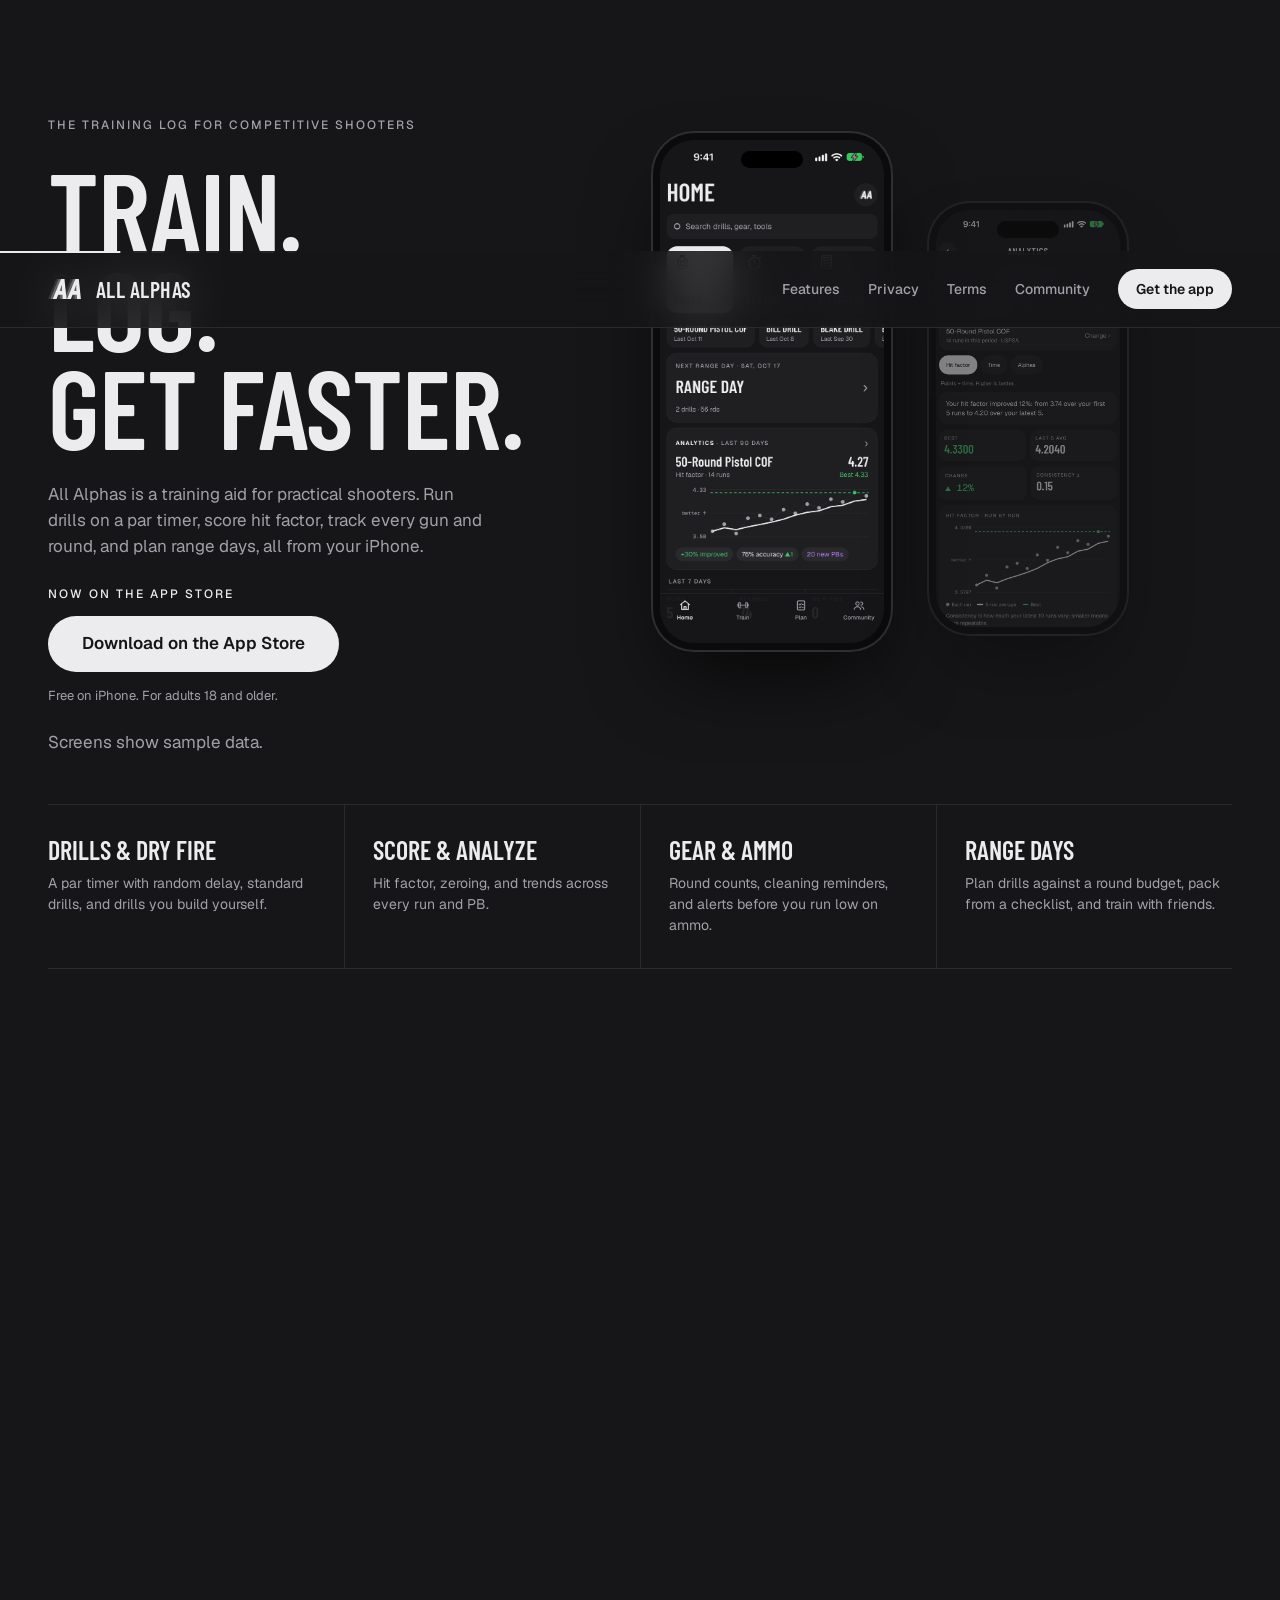
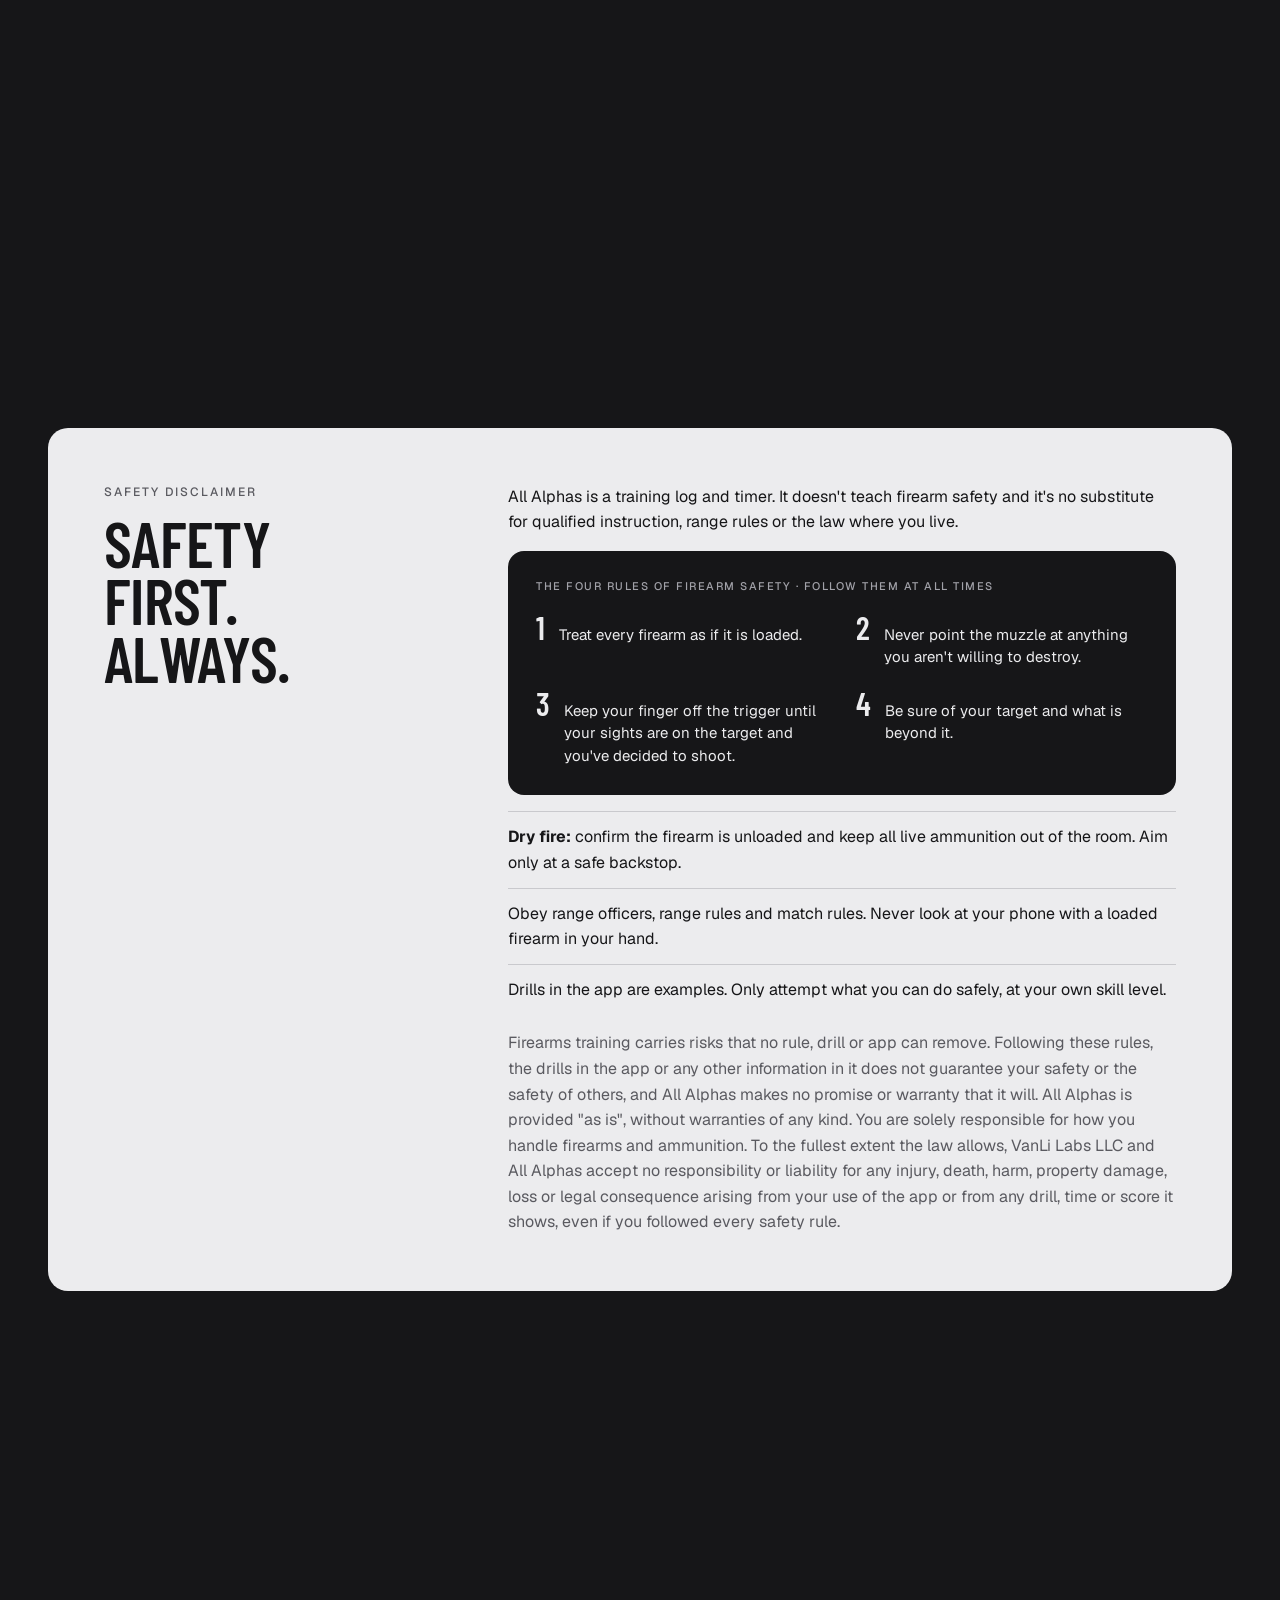
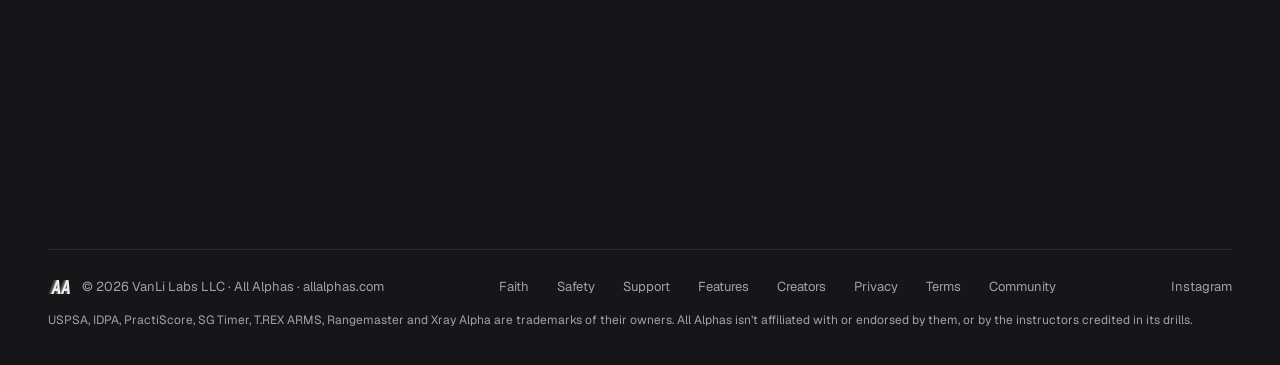
<file: faith/index.html>
<!DOCTYPE html>
<html lang="en">
<head>
<meta charset="UTF-8">
<meta http-equiv="Content-Security-Policy" content="default-src 'self'; script-src 'self' 'sha256-HxDAYF9+nk9bGnE6c8654h0xfHECtV1BKubncf8/Xv0='; style-src 'self'; font-src 'self'; img-src 'self'; connect-src 'self'; object-src 'none'; base-uri 'none'; form-action 'none'; upgrade-insecure-requests">
<meta http-equiv="refresh" content="0; url=/#faith">
<link rel="canonical" href="https://allalphas.com/#faith">
<title>All Alphas — redirecting…</title>
</head>
<body>
<p>Redirecting to <a href="/#faith">allalphas.com/#faith</a>…</p>
<script>location.replace('/#faith');</script>
</body>
</html>
</file>
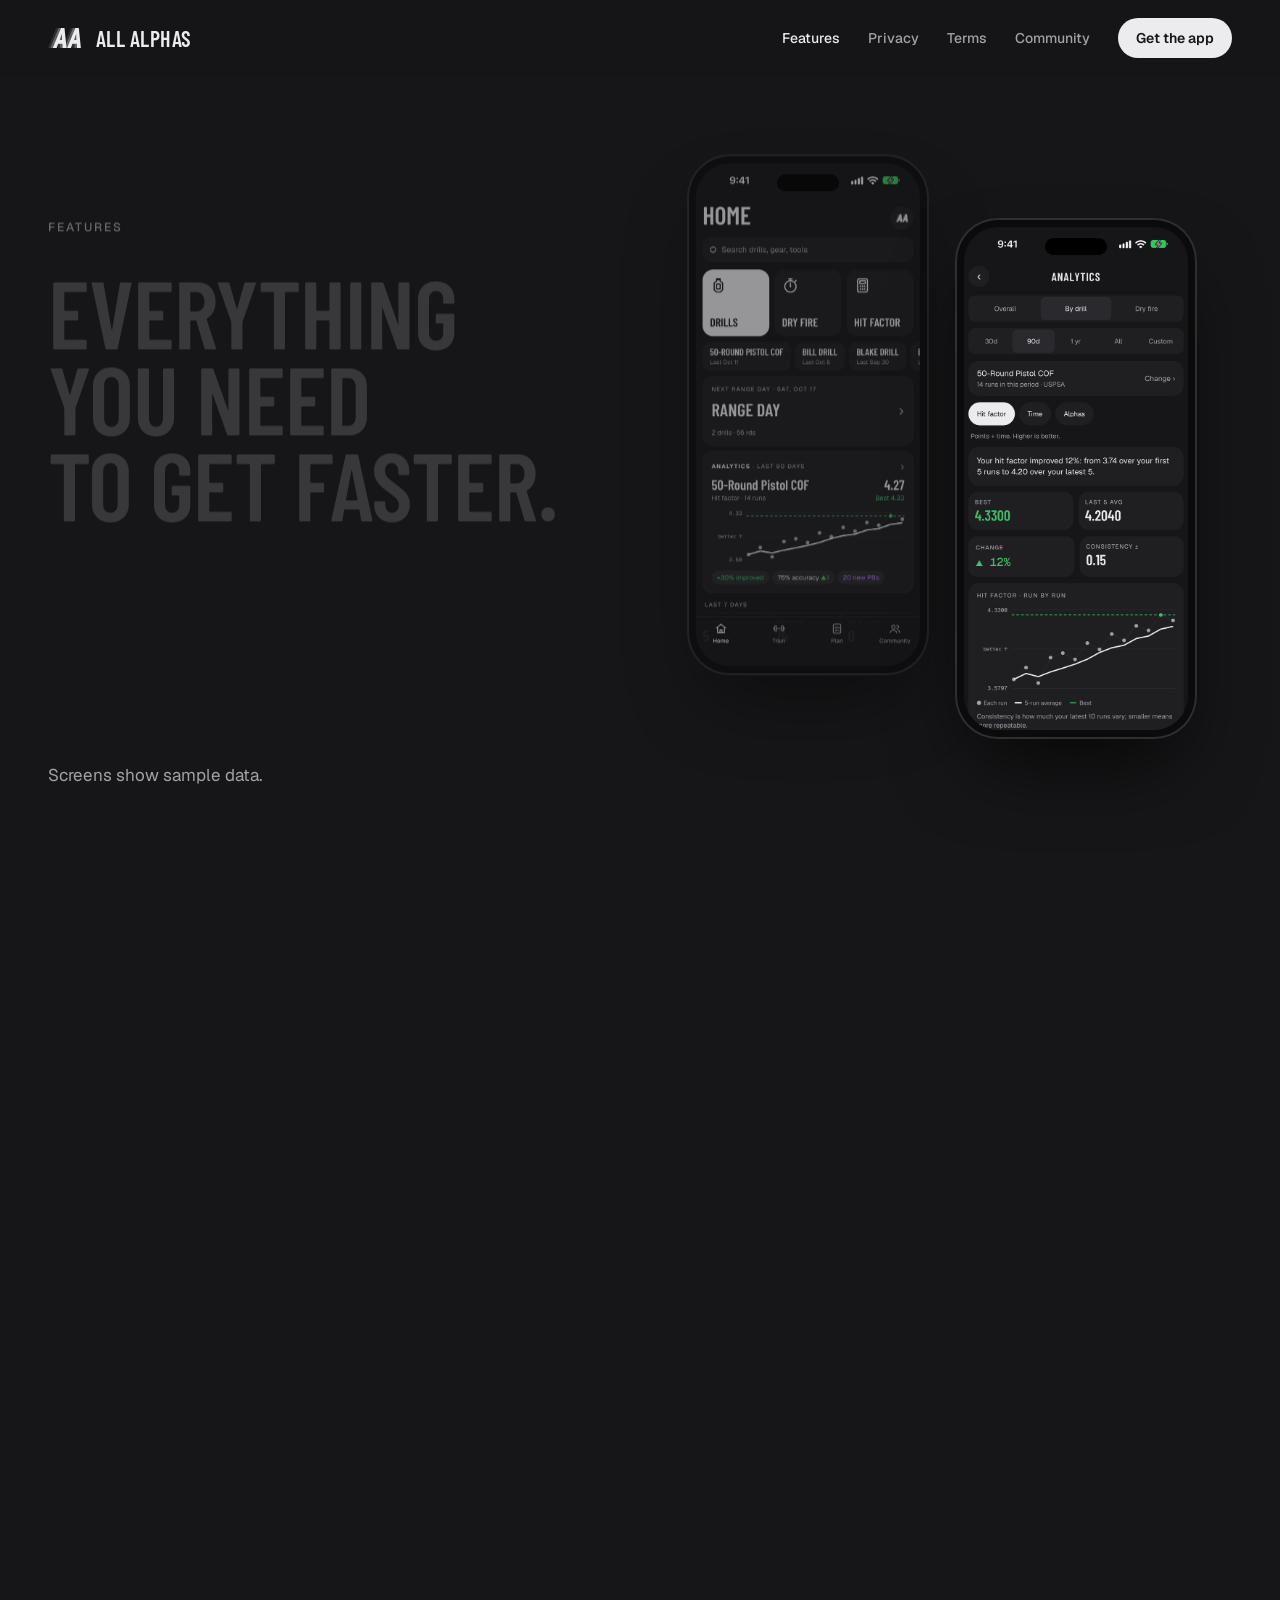
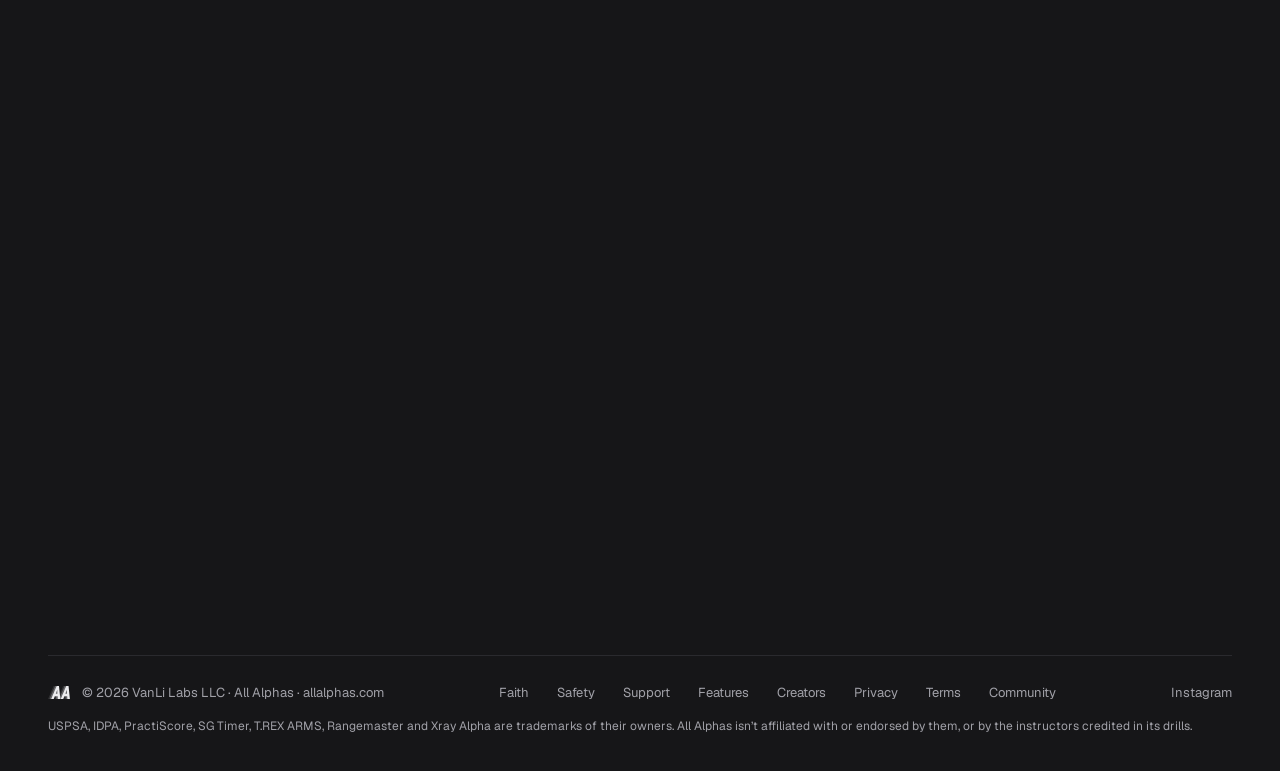
<file: features/index.html>
<!DOCTYPE html>
<html lang="en">
<head>
<meta charset="UTF-8">
<meta http-equiv="Content-Security-Policy" content="default-src 'self'; script-src 'self' 'sha256-/9OlX+zkD22YCrspq30CoqWCmmkGF4t2o6hszdd3/6A='; style-src 'self'; font-src 'self'; img-src 'self'; connect-src 'self'; object-src 'none'; base-uri 'none'; form-action 'none'; upgrade-insecure-requests">
<meta name="viewport" content="width=device-width, initial-scale=1">
<meta name="theme-color" content="#161618">
<meta name="color-scheme" content="dark">
<title>Features — All Alphas</title>
<meta name="description" content="Everything in All Alphas: drills, logging and hit factor, SG Timer sync, run videos, range day planning, gear and ammo, analytics and community.">
<link rel="canonical" href="https://allalphas.com/features/">
<link rel="icon" type="image/png" href="/assets/favicon.png">
<link rel="apple-touch-icon" href="/assets/icon.png">
<link rel="stylesheet" href="/styles.css?v=18">
<script>
  // Scroll animations are an enhancement: skip them for people who ask for reduced motion.
  if (!window.matchMedia('(prefers-reduced-motion: reduce)').matches) document.documentElement.classList.add('js');
</script>
</head>
<body>
<a class="skip-link" href="#main">Skip to content</a>

<div class="scroll-progress" id="scroll-progress" aria-hidden="true"></div>

<nav class="nav" id="nav">
  <a href="/" class="nav-brand" aria-label="All Alphas home">
    <img src="/assets/logo.svg" alt="">
    <span class="nav-wordmark">ALL ALPHAS</span>
  </a>
  <div class="nav-links" id="nav-links">
    <a class="nav-link" href="/features/" aria-current="page">Features</a>
    <a class="nav-link" href="/privacy/">Privacy</a>
    <a class="nav-link" href="/terms/">Terms</a>
    <a class="nav-link" href="/community/">Community</a>
    <a class="pill" href="https://apps.apple.com/us/app/all-alphas/id6815810433" target="_blank" rel="noopener" id="join-link">Get the app</a>
  </div>
  <button class="nav-toggle" id="nav-toggle" aria-label="Open menu" aria-controls="nav-links" aria-expanded="false">&#9776;</button>
</nav>

<main id="main" class="page-main">
<section class="feat-hero">
  <div class="feat-hero-copy">
    <span class="eyebrow">FEATURES</span>
    <h1>EVERYTHING<br>YOU NEED<br>TO GET FASTER.</h1>
    <p>Drills, a par timer, hit factor, shot-timer sync, video and range day planning, in one iPhone app.</p>
    <a class="pill download-btn" href="https://apps.apple.com/us/app/all-alphas/id6815810433" target="_blank" rel="noopener">Download on the App Store</a>
  </div>
  <div class="feat-shots">
    <div class="phone"><img src="/assets/screenshot-home.png" width="640" height="1391" alt="Sample data. All Alphas Home screen with shortcuts to Drills, Dry Fire and Hit Factor, the next range day, and a 90-day analytics chart for the 50-Round Pistol COF."></div>
    <div class="phone second"><img src="/assets/screenshot-analytics.png" width="640" height="1391" alt="Sample data. All Alphas Analytics screen showing hit factor by drill over 90 days: best 4.33, last-five average 4.20, a 12% improvement, and a run-by-run chart."></div>
  </div>
  <p class="sample-note">Screens show sample data.</p>
</section>

<section class="feat-grid">
    <article class="feat-card">
      <div class="feat-head"><h2>TRAIN &amp; DRILL</h2></div>
      <ul>
        <li>A library of starter drills: Bill Drill, El Presidente, Blake, Doubles, 1-Reload-1, dry fire and more</li>
        <li>Create, edit, duplicate and favorite drills, with a setup diagram builder and multi-step drills</li>
        <li>Dry fire suite: par timer with random start delay, par beeps, reps and rest</li>
        <li>Hit factor and zero calculators (MOA/MRAD clicks)</li>
      </ul>
    </article>
    <article class="feat-card">
      <div class="feat-head"><h2>LOG EVERY RUN</h2></div>
      <ul>
        <li>Cash-register-style time entry and one-tap hit scoring (USPSA A/C/D/M/NS or IDPA)</li>
        <li>Hit factor, comparison to your PB and average, and a trend chart</li>
        <li>Personal bests, run history, notes, and past runs added by hand</li>
      </ul>
    </article>
    <article class="feat-card">
      <div class="feat-head"><h2>SG TIMER</h2></div>
      <ul>
        <li>Bluetooth to SG Timer, SG Timer 2 and GO</li>
        <li>Live shots and splits, auto-attached to the open drill, with multi-step strings</li>
        <li>Reconnect with a buzz alert, the timer&rsquo;s memory, and pocket-safe background recording</li>
      </ul>
    </article>
    <article class="feat-card">
      <div class="feat-head"><h2>RUN VIDEOS</h2></div>
      <ul>
        <li>Attach a camera-roll video to a run (with iOS trim), stored on your phone</li>
        <li>Clip editor with a results panel: hit factor, time, points, hit zones and NEW PB</li>
        <li>For SG Timer runs, a live shot panel synced to the gunshots in your video&rsquo;s sound: Split bars, Last 3 or Minimal</li>
        <li>Drag, size and time the panels, then export full quality to the share sheet</li>
      </ul>
    </article>
    <article class="feat-card">
      <div class="feat-head"><h2>RANGE DAYS</h2></div>
      <ul>
        <li>Plan a day: date, range, drills in order, automatic round budget, checklist and templates</li>
        <li>Run it live with rep tracking, Next or Finish</li>
        <li>Equipment checklists that reset after each use</li>
      </ul>
    </article>
    <article class="feat-card">
      <div class="feat-head"><h2>GEAR &amp; AMMO</h2></div>
      <ul>
        <li>Guns, ammo inventory and gear, with ammo deducted automatically from logged runs</li>
        <li>Reminders for cleaning (by round count or time) and battery replacements</li>
      </ul>
    </article>
    <article class="feat-card">
      <div class="feat-head"><h2>PROGRESS</h2></div>
      <ul>
        <li>Analytics overall, by drill and for dry fire, from 30 days to all time or a custom period</li>
        <li>A Home progress card, plus goals with deadlines</li>
        <li>Coach (Pro): what to work on next and suggested drills</li>
        <li>PDFs (Pro): range-day reports and printable drill cards</li>
        <li>Target photos on runs and days</li>
      </ul>
    </article>
    <article class="feat-card">
      <div class="feat-head"><h2>COMMUNITY</h2><span class="feat-tag">ACCOUNT</span></div>
      <ul>
        <li>Sign in with Apple or an emailed code; profile with division and class</li>
        <li>Friends by @username, friend code or QR; teams with chat; communities</li>
        <li>Share drills online or by QR code (works with no signal), runs and PBs</li>
        <li>Leaderboards for friends, team and community, plus range day invites</li>
        <li>Report and block everywhere, plus a word filter</li>
      </ul>
    </article>
    <article class="feat-card">
      <div class="feat-head"><h2>PRO &amp; YOUR DATA</h2></div>
      <ul>
        <li>All Alphas Pro: $5.00 a month or $30.00 a year through Apple, with Cloud sync (optional photo backup), accent colors and app icons</li>
        <li>Full JSON backup and restore with photos, CSV export of runs, erase all data, and account deletion</li>
        <li>Dark mode, search, opt-in error reports, and offline use at the range (Community and Cloud sync need a signal)</li>
      </ul>
    </article>
</section>

<section class="feat-cta">
  <h2>TRAIN. LOG. GET FASTER.</h2>
  <a class="pill download-btn" href="https://apps.apple.com/us/app/all-alphas/id6815810433" target="_blank" rel="noopener">Download on the App Store</a>
</section>
</main>

<footer>
  <div class="brand">
    <img src="/assets/logo.svg" alt="">
    <span>© 2026 VanLi Labs LLC · All Alphas · allalphas.com</span>
  </div>
  <div class="links">
    <a href="/#faith">Faith</a>
    <a href="/#safety">Safety</a>
    <a href="/#support">Support</a>
    <a href="/features/">Features</a>
    <a href="/creators/">Creators</a>
    <a href="/privacy/">Privacy</a>
    <a href="/terms/">Terms</a>
    <a href="/community/">Community</a>
  </div>
  <div class="social-links">
    <a href="https://instagram.com/allalphas.app" target="_blank" rel="noopener">Instagram</a>
  </div>
  <p class="tm">USPSA, IDPA, PractiScore, SG Timer, T.REX ARMS, Rangemaster and Xray Alpha are trademarks of their owners. All Alphas isn’t affiliated with or endorsed by them, or by the instructors credited in its drills.</p>
</footer>

<script src="/app.js?v=9"></script>
</body>
</html>
</file>
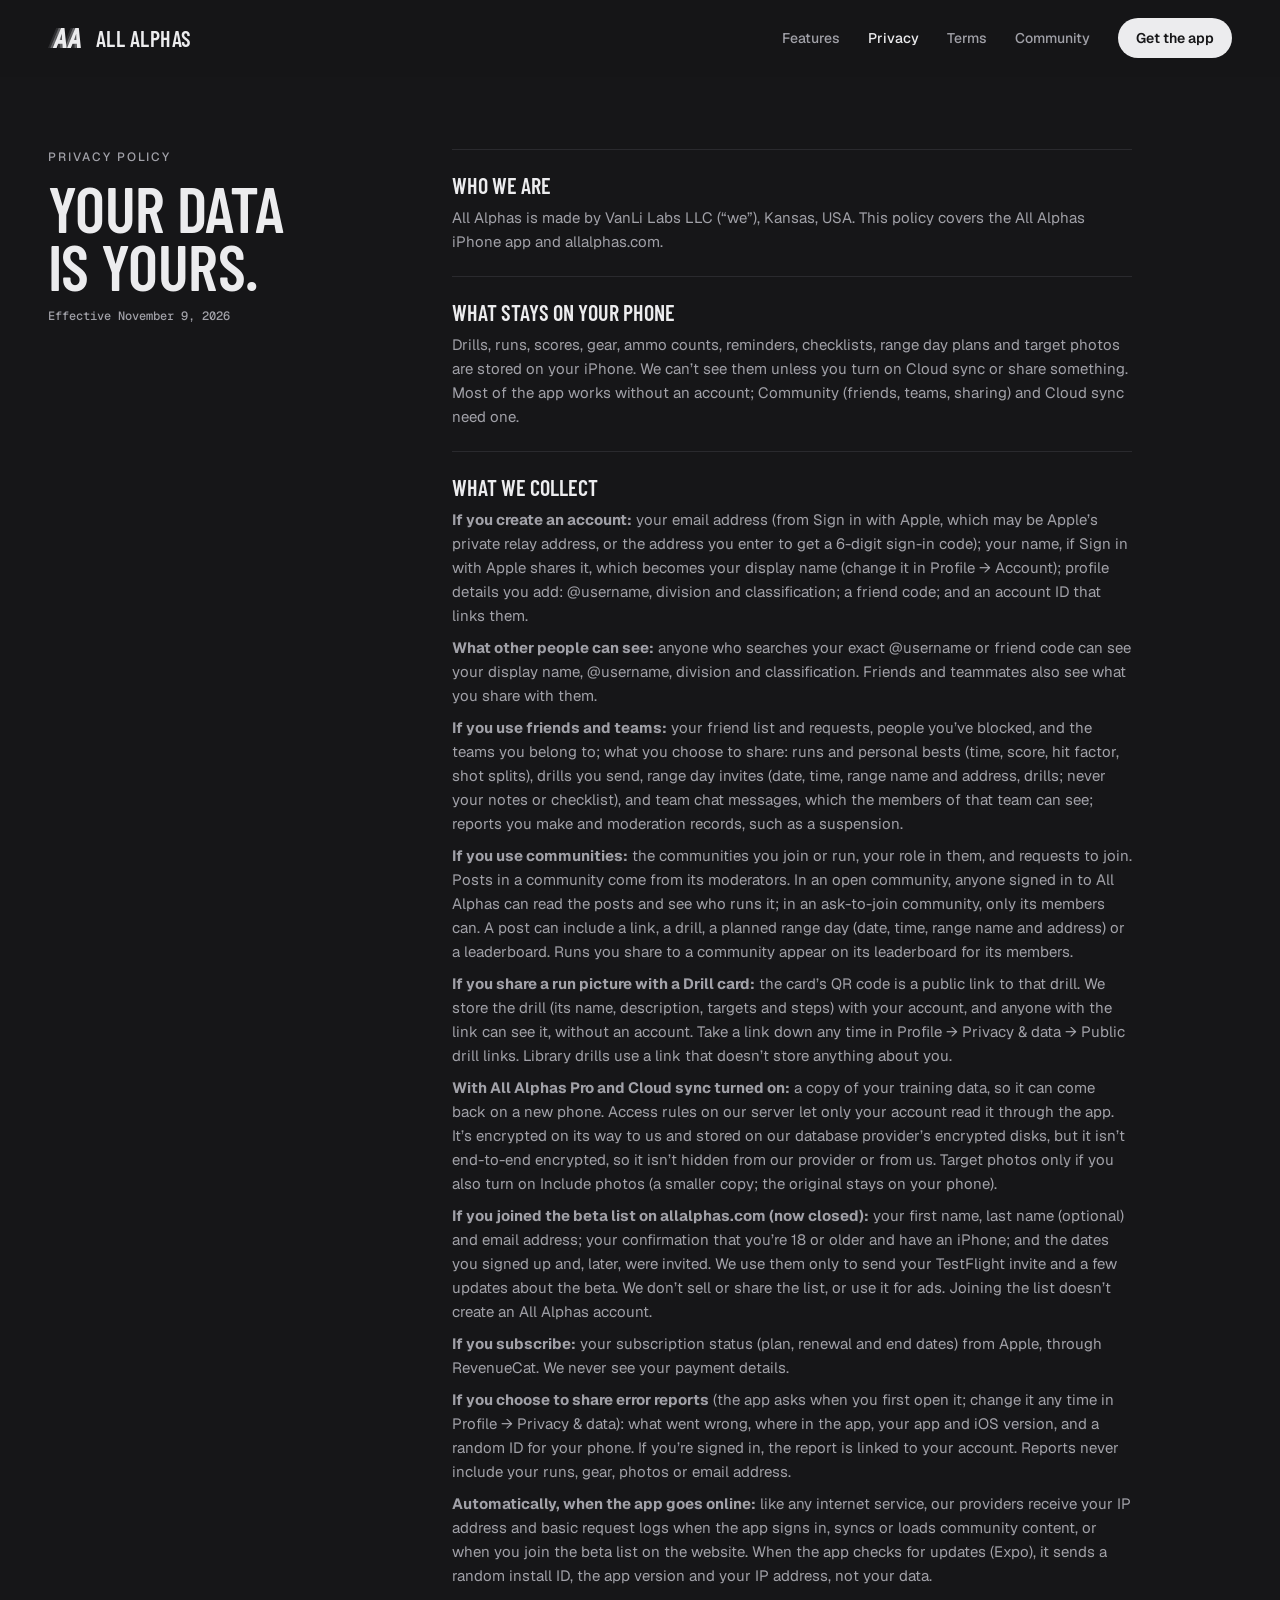
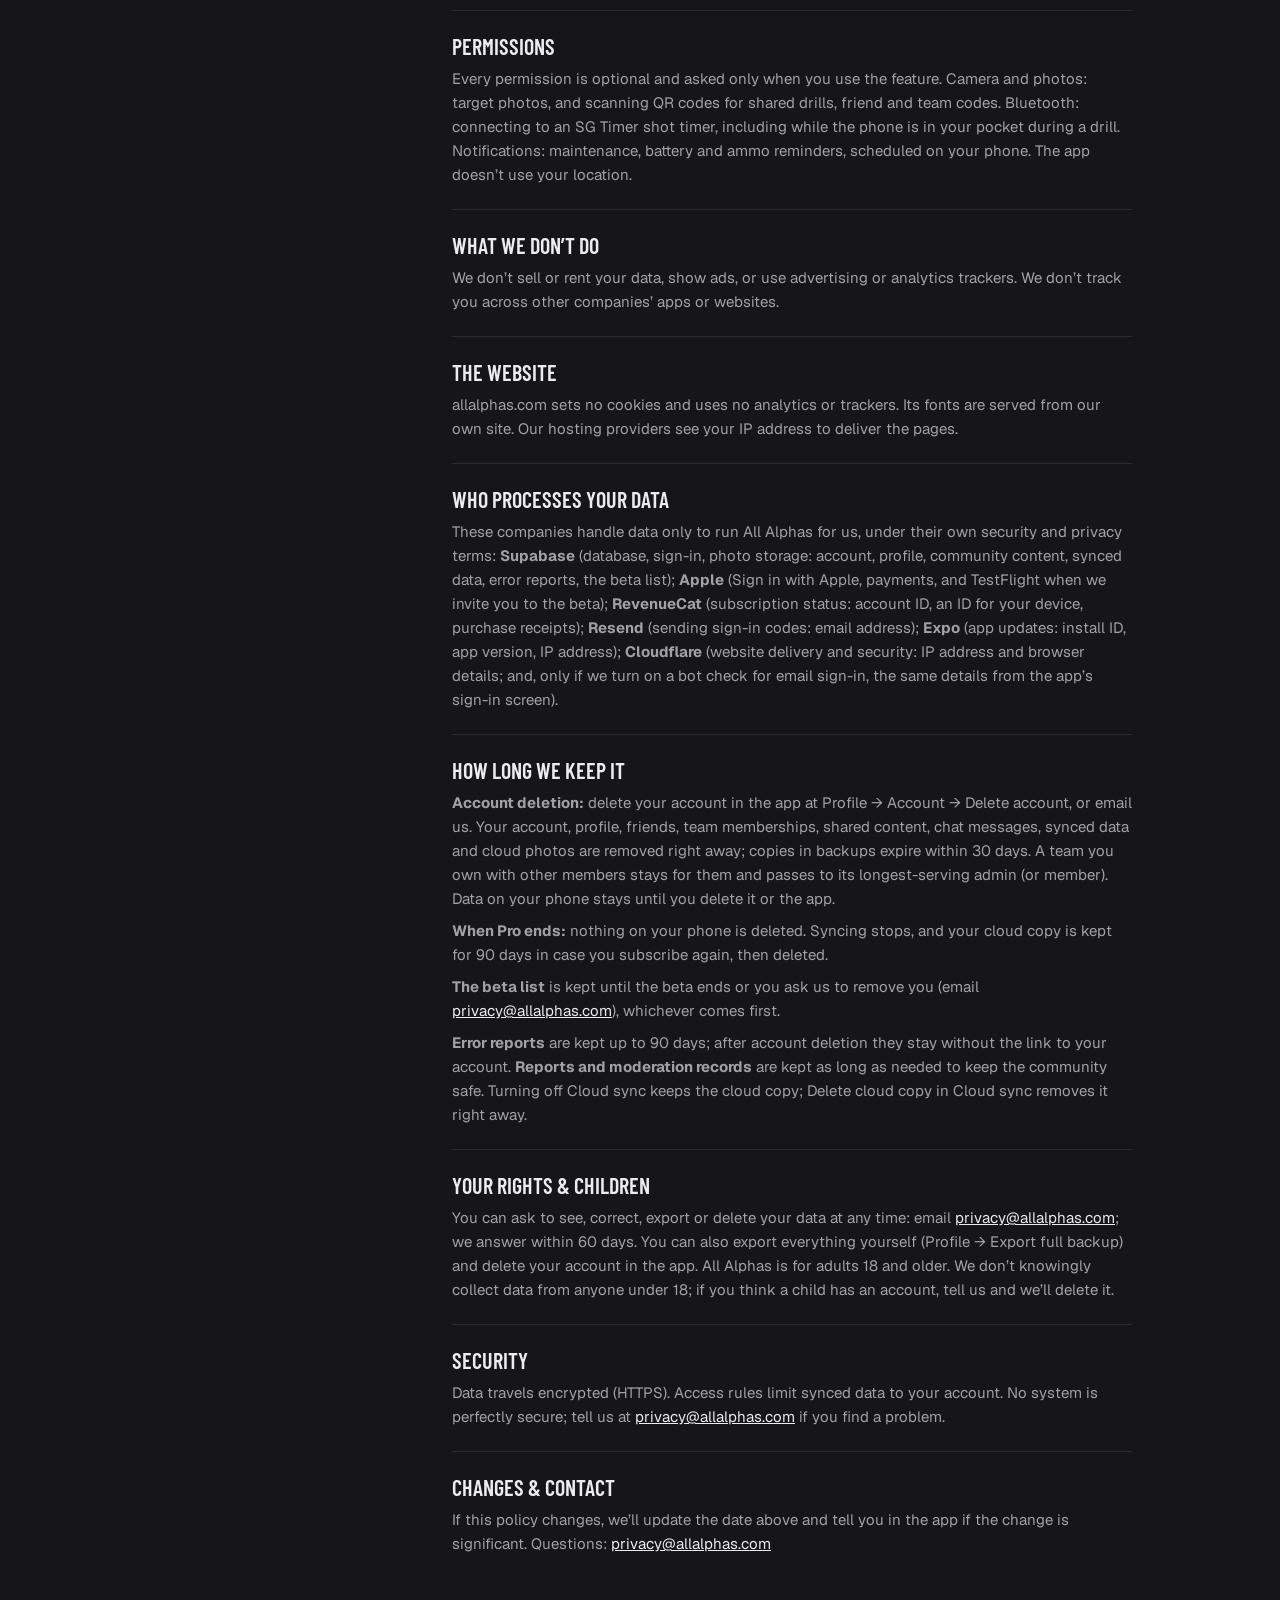
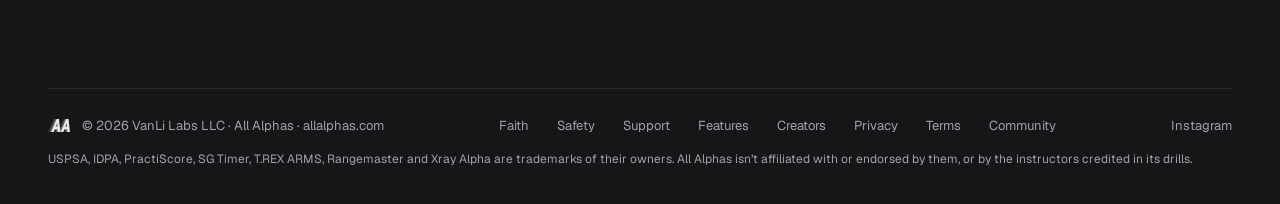
<file: privacy/index.html>
<!DOCTYPE html>
<html lang="en">
<head>
<meta charset="UTF-8">
<meta http-equiv="Content-Security-Policy" content="default-src 'self'; script-src 'self' 'sha256-/9OlX+zkD22YCrspq30CoqWCmmkGF4t2o6hszdd3/6A='; style-src 'self'; font-src 'self'; img-src 'self'; connect-src 'self'; object-src 'none'; base-uri 'none'; form-action 'none'; upgrade-insecure-requests">
<meta name="viewport" content="width=device-width, initial-scale=1">
<meta name="theme-color" content="#161618">
<meta name="color-scheme" content="dark">
<title>Privacy Policy — All Alphas</title>
<meta name="description" content="The All Alphas Privacy Policy: what stays on your phone, what we collect, and how to delete your data.">
<link rel="canonical" href="https://allalphas.com/privacy/">
<link rel="icon" type="image/png" href="/assets/favicon.png">
<link rel="apple-touch-icon" href="/assets/icon.png">
<link rel="stylesheet" href="/styles.css?v=18">
<script>
  // Scroll animations are an enhancement: skip them for people who ask for reduced motion.
  if (!window.matchMedia('(prefers-reduced-motion: reduce)').matches) document.documentElement.classList.add('js');
</script>
</head>
<body>
<a class="skip-link" href="#main">Skip to content</a>

<div class="scroll-progress" id="scroll-progress" aria-hidden="true"></div>

<nav class="nav" id="nav">
  <a href="/" class="nav-brand" aria-label="All Alphas home">
    <img src="/assets/logo.svg" alt="">
    <span class="nav-wordmark">ALL ALPHAS</span>
  </a>
  <div class="nav-links" id="nav-links">
    <a class="nav-link" href="/features/">Features</a>
    <a class="nav-link" href="/privacy/" aria-current="page">Privacy</a>
    <a class="nav-link" href="/terms/">Terms</a>
    <a class="nav-link" href="/community/">Community</a>
    <a class="pill" href="https://apps.apple.com/us/app/all-alphas/id6815810433" target="_blank" rel="noopener" id="join-link">Get the app</a>
  </div>
  <button class="nav-toggle" id="nav-toggle" aria-label="Open menu" aria-controls="nav-links" aria-expanded="false">&#9776;</button>
</nav>

<main id="main" class="page-main">
<section class="section" id="privacy">
  <div class="section-label">
    <span class="eyebrow">PRIVACY POLICY</span>
    <h1>YOUR DATA<br>IS YOURS.</h1>
    <span class="section-date">Effective November 9, 2026</span>
  </div>
  <div class="legal-list">
    <div class="legal-item">
      <h3>WHO WE ARE</h3>
      <p>All Alphas is made by VanLi Labs LLC (“we”), Kansas, USA. This policy covers the All Alphas iPhone app and allalphas.com.</p>
    </div>
    <div class="legal-item">
      <h3>WHAT STAYS ON YOUR PHONE</h3>
      <p>Drills, runs, scores, gear, ammo counts, reminders, checklists, range day plans and target photos are stored on your iPhone. We can’t see them unless you turn on Cloud sync or share something. Most of the app works without an account; Community (friends, teams, sharing) and Cloud sync need one.</p>
    </div>
    <div class="legal-item">
      <h3>WHAT WE COLLECT</h3>
      <p><strong>If you create an account:</strong> your email address (from Sign in with Apple, which may be Apple’s private relay address, or the address you enter to get a 6-digit sign-in code); your name, if Sign in with Apple shares it, which becomes your display name (change it in Profile → Account); profile details you add: @username, division and classification; a friend code; and an account ID that links them.</p>
      <p><strong>What other people can see:</strong> anyone who searches your exact @username or friend code can see your display name, @username, division and classification. Friends and teammates also see what you share with them.</p>
      <p><strong>If you use friends and teams:</strong> your friend list and requests, people you’ve blocked, and the teams you belong to; what you choose to share: runs and personal bests (time, score, hit factor, shot splits), drills you send, range day invites (date, time, range name and address, drills; never your notes or checklist), and team chat messages, which the members of that team can see; reports you make and moderation records, such as a suspension.</p>
      <p><strong>If you use communities:</strong> the communities you join or run, your role in them, and requests to join. Posts in a community come from its moderators. In an open community, anyone signed in to All Alphas can read the posts and see who runs it; in an ask-to-join community, only its members can. A post can include a link, a drill, a planned range day (date, time, range name and address) or a leaderboard. Runs you share to a community appear on its leaderboard for its members.</p>
      <p><strong>If you share a run picture with a Drill card:</strong> the card’s QR code is a public link to that drill. We store the drill (its name, description, targets and steps) with your account, and anyone with the link can see it, without an account. Take a link down any time in Profile → Privacy &amp; data → Public drill links. Library drills use a link that doesn’t store anything about you.</p>
      <p><strong>With All Alphas Pro and Cloud sync turned on:</strong> a copy of your training data, so it can come back on a new phone. Access rules on our server let only your account read it through the app. It’s encrypted on its way to us and stored on our database provider’s encrypted disks, but it isn’t end-to-end encrypted, so it isn’t hidden from our provider or from us. Target photos only if you also turn on Include photos (a smaller copy; the original stays on your phone).</p>
      <p><strong>If you joined the beta list on allalphas.com (now closed):</strong> your first name, last name (optional) and email address; your confirmation that you’re 18 or older and have an iPhone; and the dates you signed up and, later, were invited. We use them only to send your TestFlight invite and a few updates about the beta. We don’t sell or share the list, or use it for ads. Joining the list doesn’t create an All Alphas account.</p>
      <p><strong>If you subscribe:</strong> your subscription status (plan, renewal and end dates) from Apple, through RevenueCat. We never see your payment details.</p>
      <p><strong>If you choose to share error reports</strong> (the app asks when you first open it; change it any time in Profile → Privacy &amp; data): what went wrong, where in the app, your app and iOS version, and a random ID for your phone. If you’re signed in, the report is linked to your account. Reports never include your runs, gear, photos or email address.</p>
      <p><strong>Automatically, when the app goes online:</strong> like any internet service, our providers receive your IP address and basic request logs when the app signs in, syncs or loads community content, or when you join the beta list on the website. When the app checks for updates (Expo), it sends a random install ID, the app version and your IP address, not your data.</p>
    </div>
    <div class="legal-item">
      <h3>PERMISSIONS</h3>
      <p>Every permission is optional and asked only when you use the feature. Camera and photos: target photos, and scanning QR codes for shared drills, friend and team codes. Bluetooth: connecting to an SG Timer shot timer, including while the phone is in your pocket during a drill. Notifications: maintenance, battery and ammo reminders, scheduled on your phone. The app doesn’t use your location.</p>
    </div>
    <div class="legal-item">
      <h3>WHAT WE DON’T DO</h3>
      <p>We don’t sell or rent your data, show ads, or use advertising or analytics trackers. We don’t track you across other companies’ apps or websites.</p>
    </div>
    <div class="legal-item">
      <h3>THE WEBSITE</h3>
      <p>allalphas.com sets no cookies and uses no analytics or trackers. Its fonts are served from our own site. Our hosting providers see your IP address to deliver the pages.</p>
    </div>
    <div class="legal-item">
      <h3>WHO PROCESSES YOUR DATA</h3>
      <p>These companies handle data only to run All Alphas for us, under their own security and privacy terms: <strong>Supabase</strong> (database, sign-in, photo storage: account, profile, community content, synced data, error reports, the beta list); <strong>Apple</strong> (Sign in with Apple, payments, and TestFlight when we invite you to the beta); <strong>RevenueCat</strong> (subscription status: account ID, an ID for your device, purchase receipts); <strong>Resend</strong> (sending sign-in codes: email address); <strong>Expo</strong> (app updates: install ID, app version, IP address); <strong>Cloudflare</strong> (website delivery and security: IP address and browser details; and, only if we turn on a bot check for email sign-in, the same details from the app’s sign-in screen).</p>
    </div>
    <div class="legal-item">
      <h3>HOW LONG WE KEEP IT</h3>
      <p><strong>Account deletion:</strong> delete your account in the app at Profile → Account → Delete account, or email us. Your account, profile, friends, team memberships, shared content, chat messages, synced data and cloud photos are removed right away; copies in backups expire within 30 days. A team you own with other members stays for them and passes to its longest-serving admin (or member). Data on your phone stays until you delete it or the app.</p>
      <p><strong>When Pro ends:</strong> nothing on your phone is deleted. Syncing stops, and your cloud copy is kept for 90 days in case you subscribe again, then deleted.</p>
      <p><strong>The beta list</strong> is kept until the beta ends or you ask us to remove you (email <a href="mailto:privacy@allalphas.com">privacy@allalphas.com</a>), whichever comes first.</p>
      <p><strong>Error reports</strong> are kept up to 90 days; after account deletion they stay without the link to your account. <strong>Reports and moderation records</strong> are kept as long as needed to keep the community safe. Turning off Cloud sync keeps the cloud copy; Delete cloud copy in Cloud sync removes it right away.</p>
    </div>
    <div class="legal-item">
      <h3>YOUR RIGHTS &amp; CHILDREN</h3>
      <p>You can ask to see, correct, export or delete your data at any time: email <a href="mailto:privacy@allalphas.com">privacy@allalphas.com</a>; we answer within 60 days. You can also export everything yourself (Profile → Export full backup) and delete your account in the app. All Alphas is for adults 18 and older. We don’t knowingly collect data from anyone under 18; if you think a child has an account, tell us and we’ll delete it.</p>
    </div>
    <div class="legal-item">
      <h3>SECURITY</h3>
      <p>Data travels encrypted (HTTPS). Access rules limit synced data to your account. No system is perfectly secure; tell us at <a href="mailto:privacy@allalphas.com">privacy@allalphas.com</a> if you find a problem.</p>
    </div>
    <div class="legal-item">
      <h3>CHANGES &amp; CONTACT</h3>
      <p>If this policy changes, we’ll update the date above and tell you in the app if the change is significant. Questions: <a href="mailto:privacy@allalphas.com">privacy@allalphas.com</a></p>
    </div>
  </div>
</section>
</main>

<footer>
  <div class="brand">
    <img src="/assets/logo.svg" alt="">
    <span>© 2026 VanLi Labs LLC · All Alphas · allalphas.com</span>
  </div>
  <div class="links">
    <a href="/#faith">Faith</a>
    <a href="/#safety">Safety</a>
    <a href="/#support">Support</a>
    <a href="/features/">Features</a>
    <a href="/creators/">Creators</a>
    <a href="/privacy/">Privacy</a>
    <a href="/terms/">Terms</a>
    <a href="/community/">Community</a>
  </div>
  <div class="social-links">
    <a href="https://instagram.com/allalphas.app" target="_blank" rel="noopener">Instagram</a>
  </div>
  <p class="tm">USPSA, IDPA, PractiScore, SG Timer, T.REX ARMS, Rangemaster and Xray Alpha are trademarks of their owners. All Alphas isn’t affiliated with or endorsed by them, or by the instructors credited in its drills.</p>
</footer>

<script src="/app.js?v=9"></script>
</body>
</html>
</file>
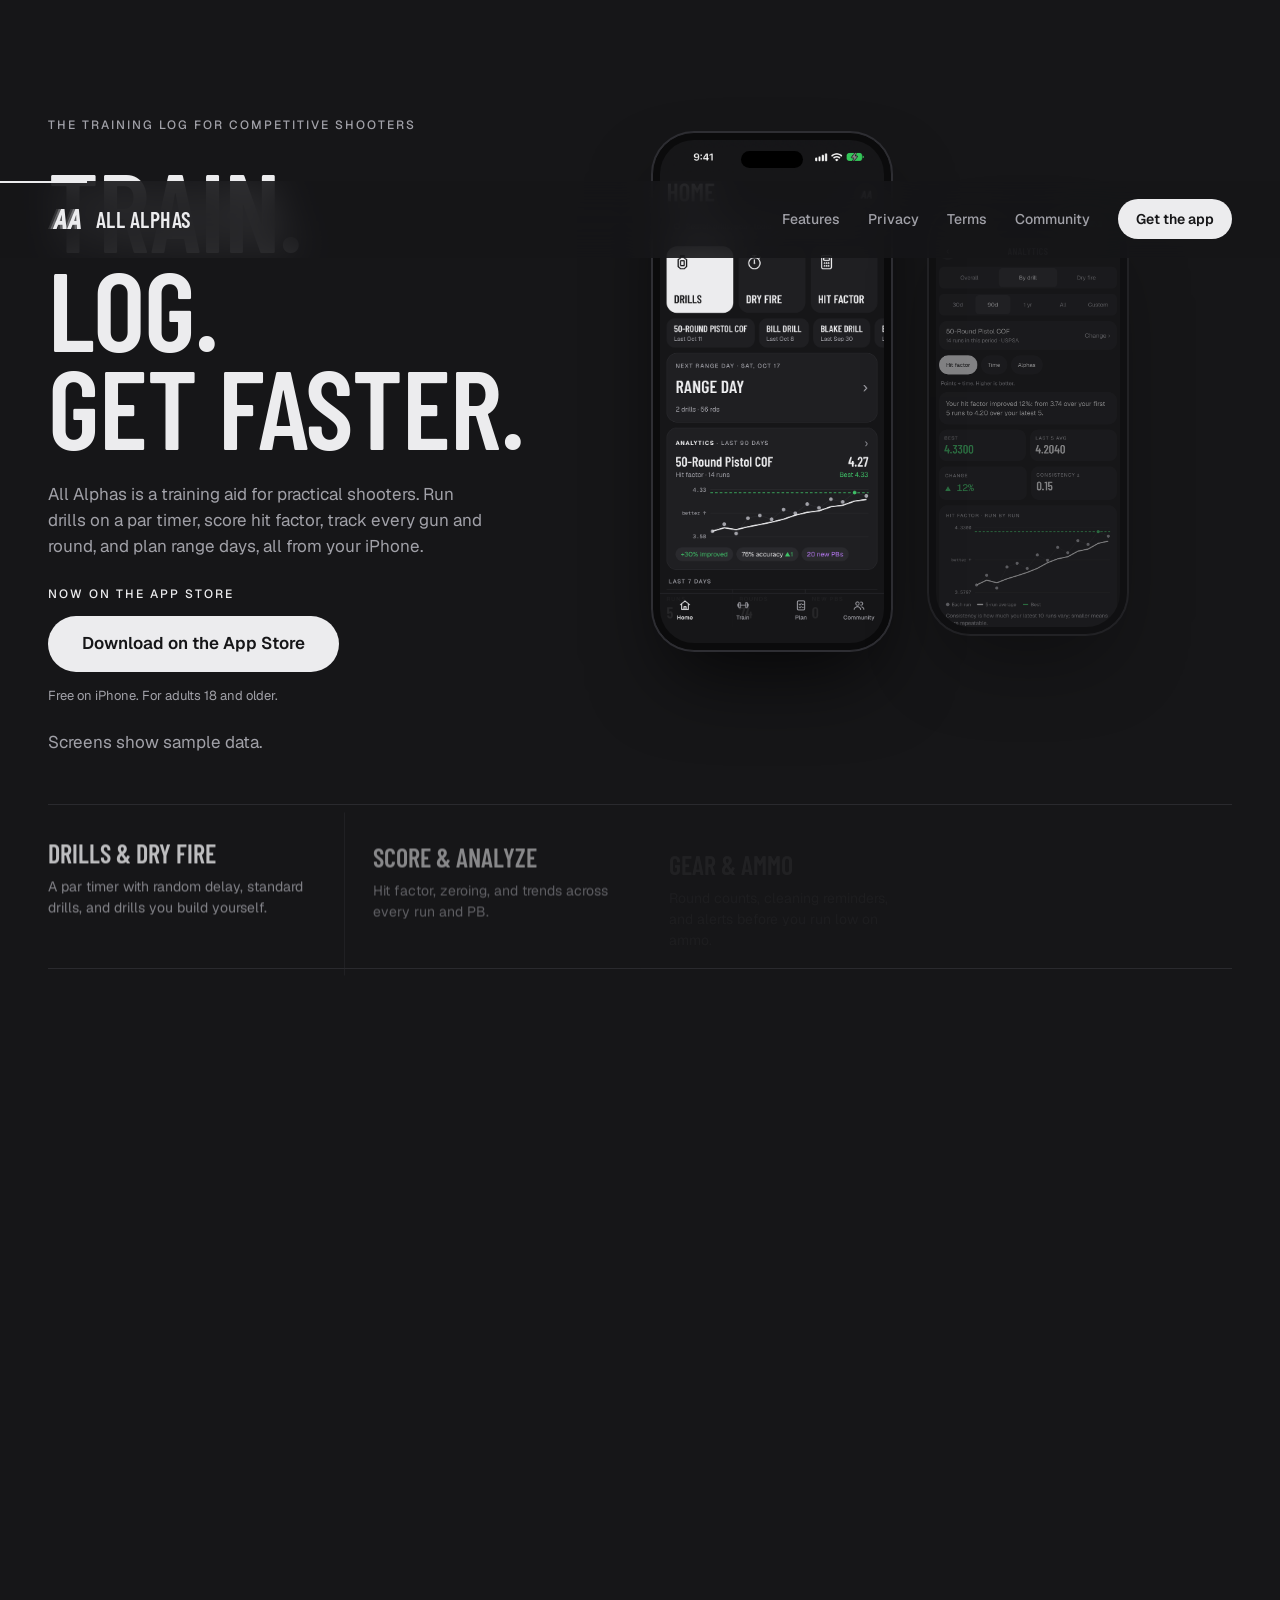
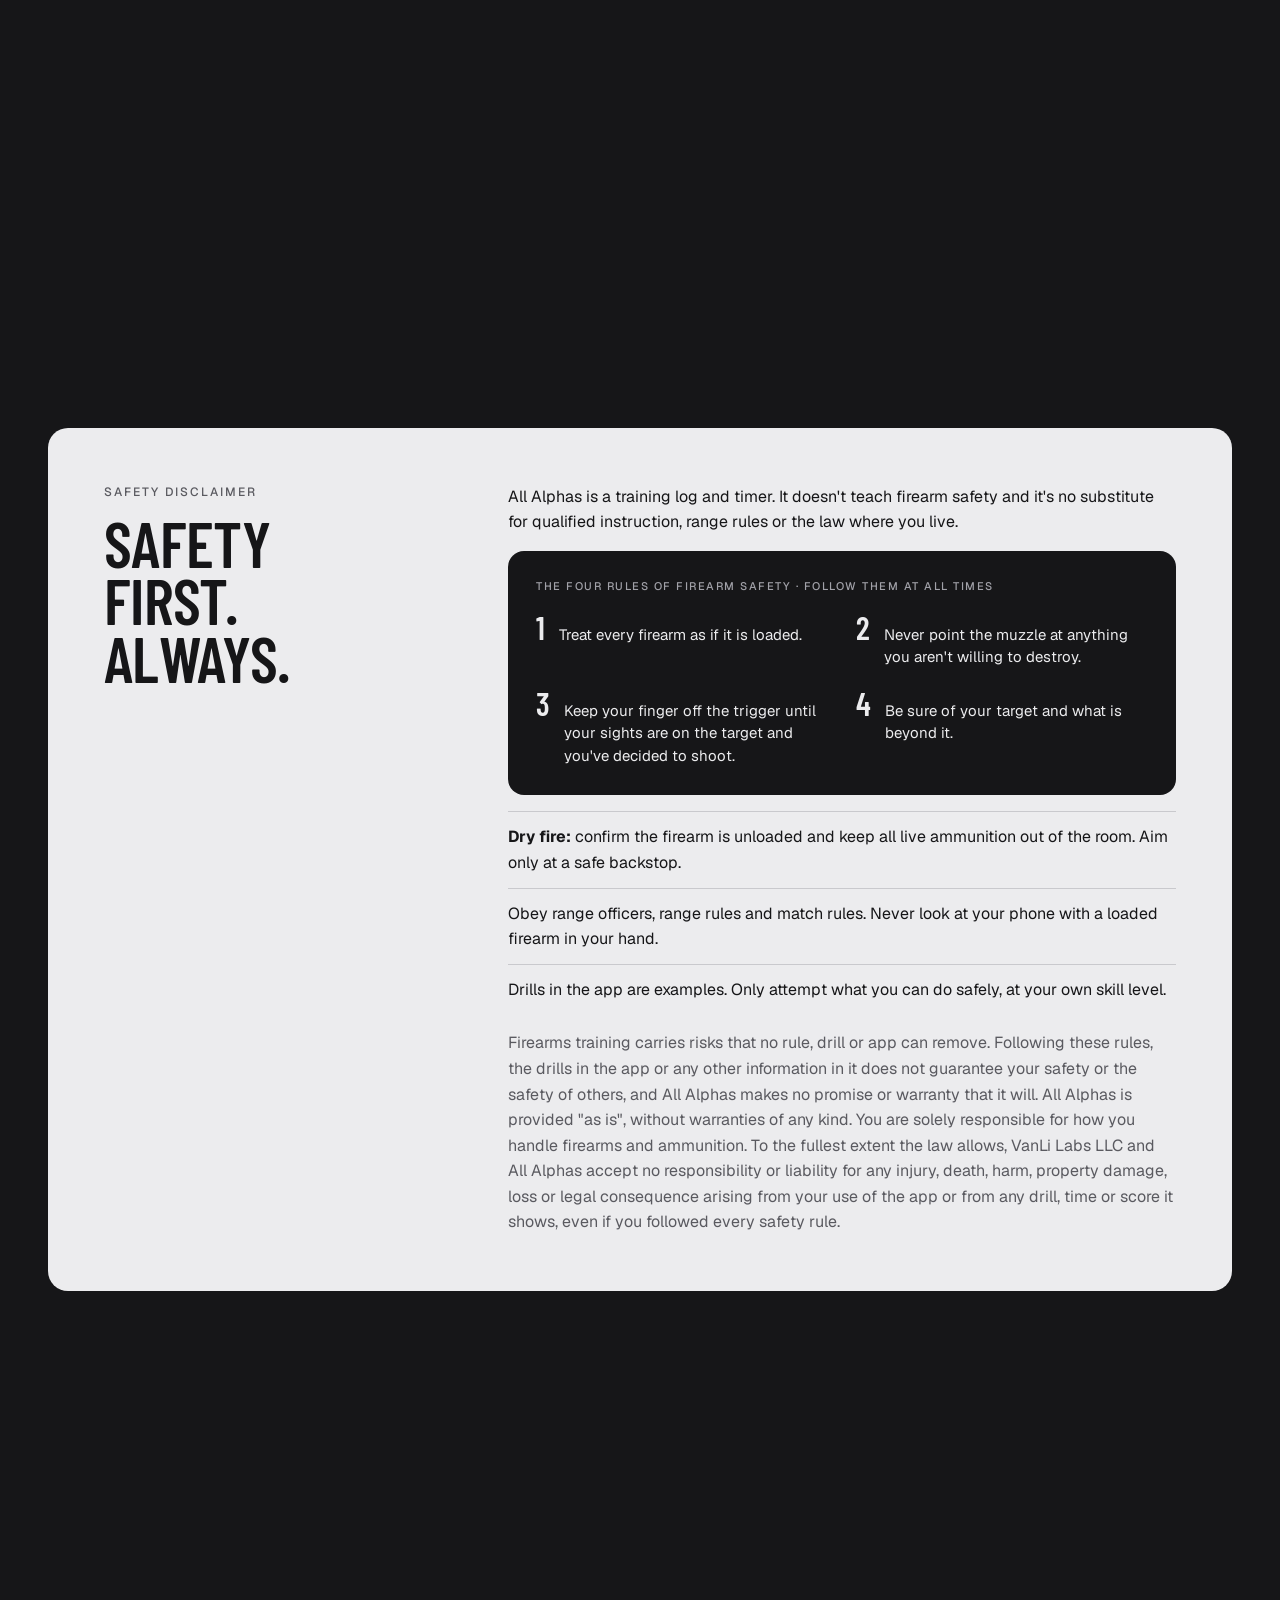
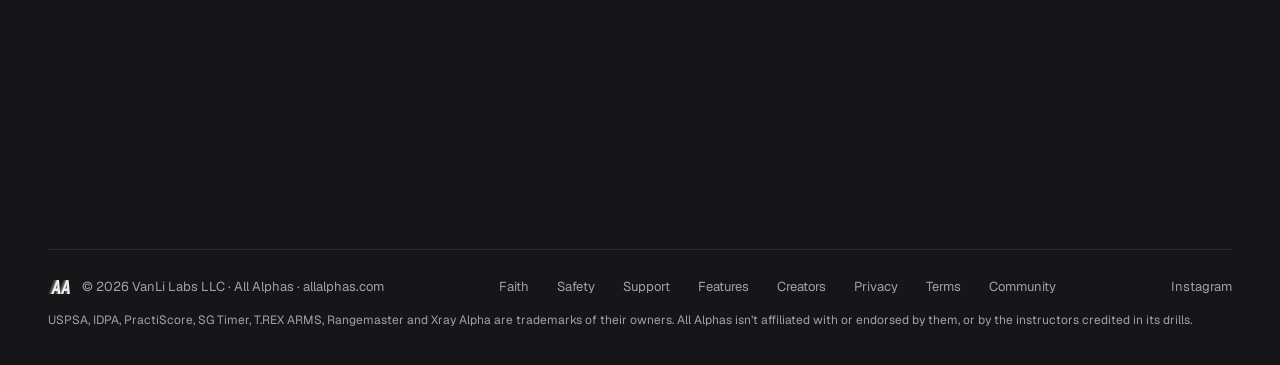
<file: safety/index.html>
<!DOCTYPE html>
<html lang="en">
<head>
<meta charset="UTF-8">
<meta http-equiv="Content-Security-Policy" content="default-src 'self'; script-src 'self' 'sha256-8/vQlzrXfsJ6Er9a3jM7BVIOEPM/z0NBkhVj6gk8QW4='; style-src 'self'; font-src 'self'; img-src 'self'; connect-src 'self'; object-src 'none'; base-uri 'none'; form-action 'none'; upgrade-insecure-requests">
<meta http-equiv="refresh" content="0; url=/#safety">
<link rel="canonical" href="https://allalphas.com/#safety">
<title>All Alphas — redirecting…</title>
</head>
<body>
<p>Redirecting to <a href="/#safety">allalphas.com/#safety</a>…</p>
<script>location.replace('/#safety');</script>
</body>
</html>
</file>
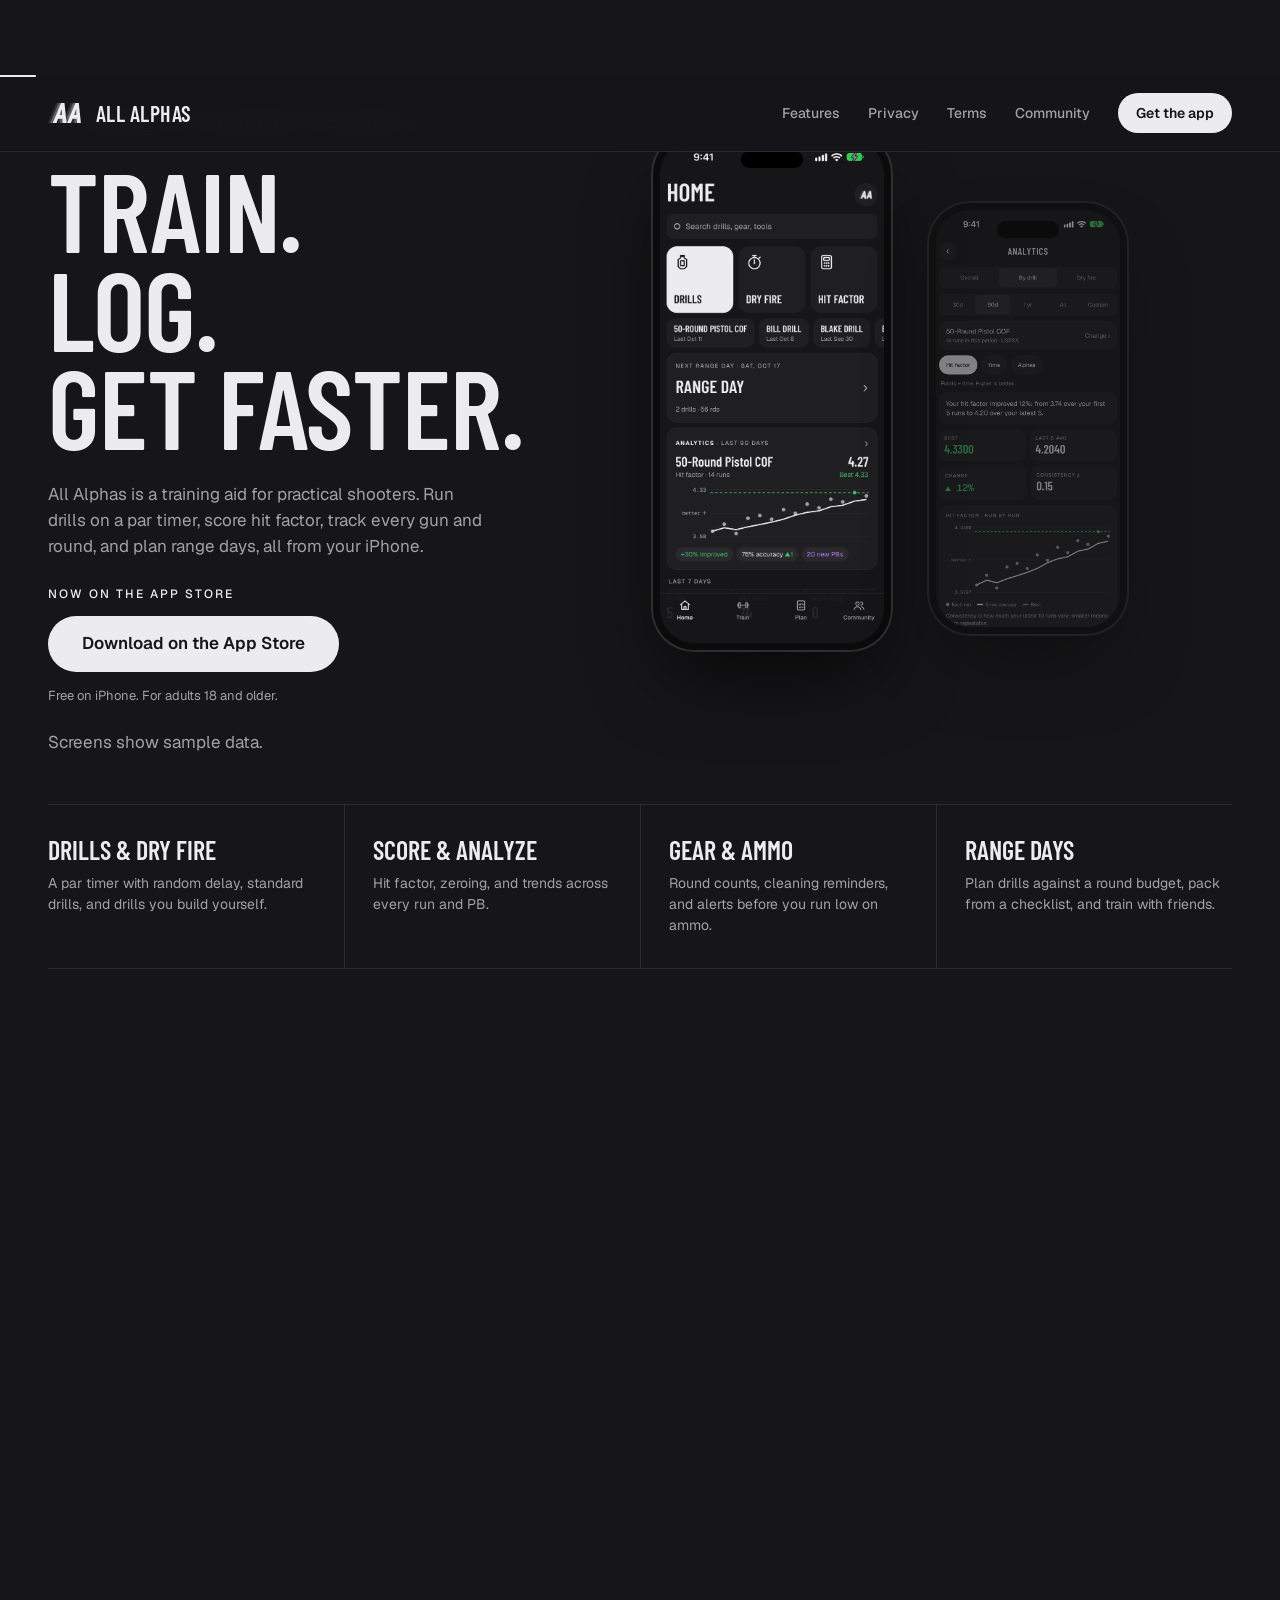
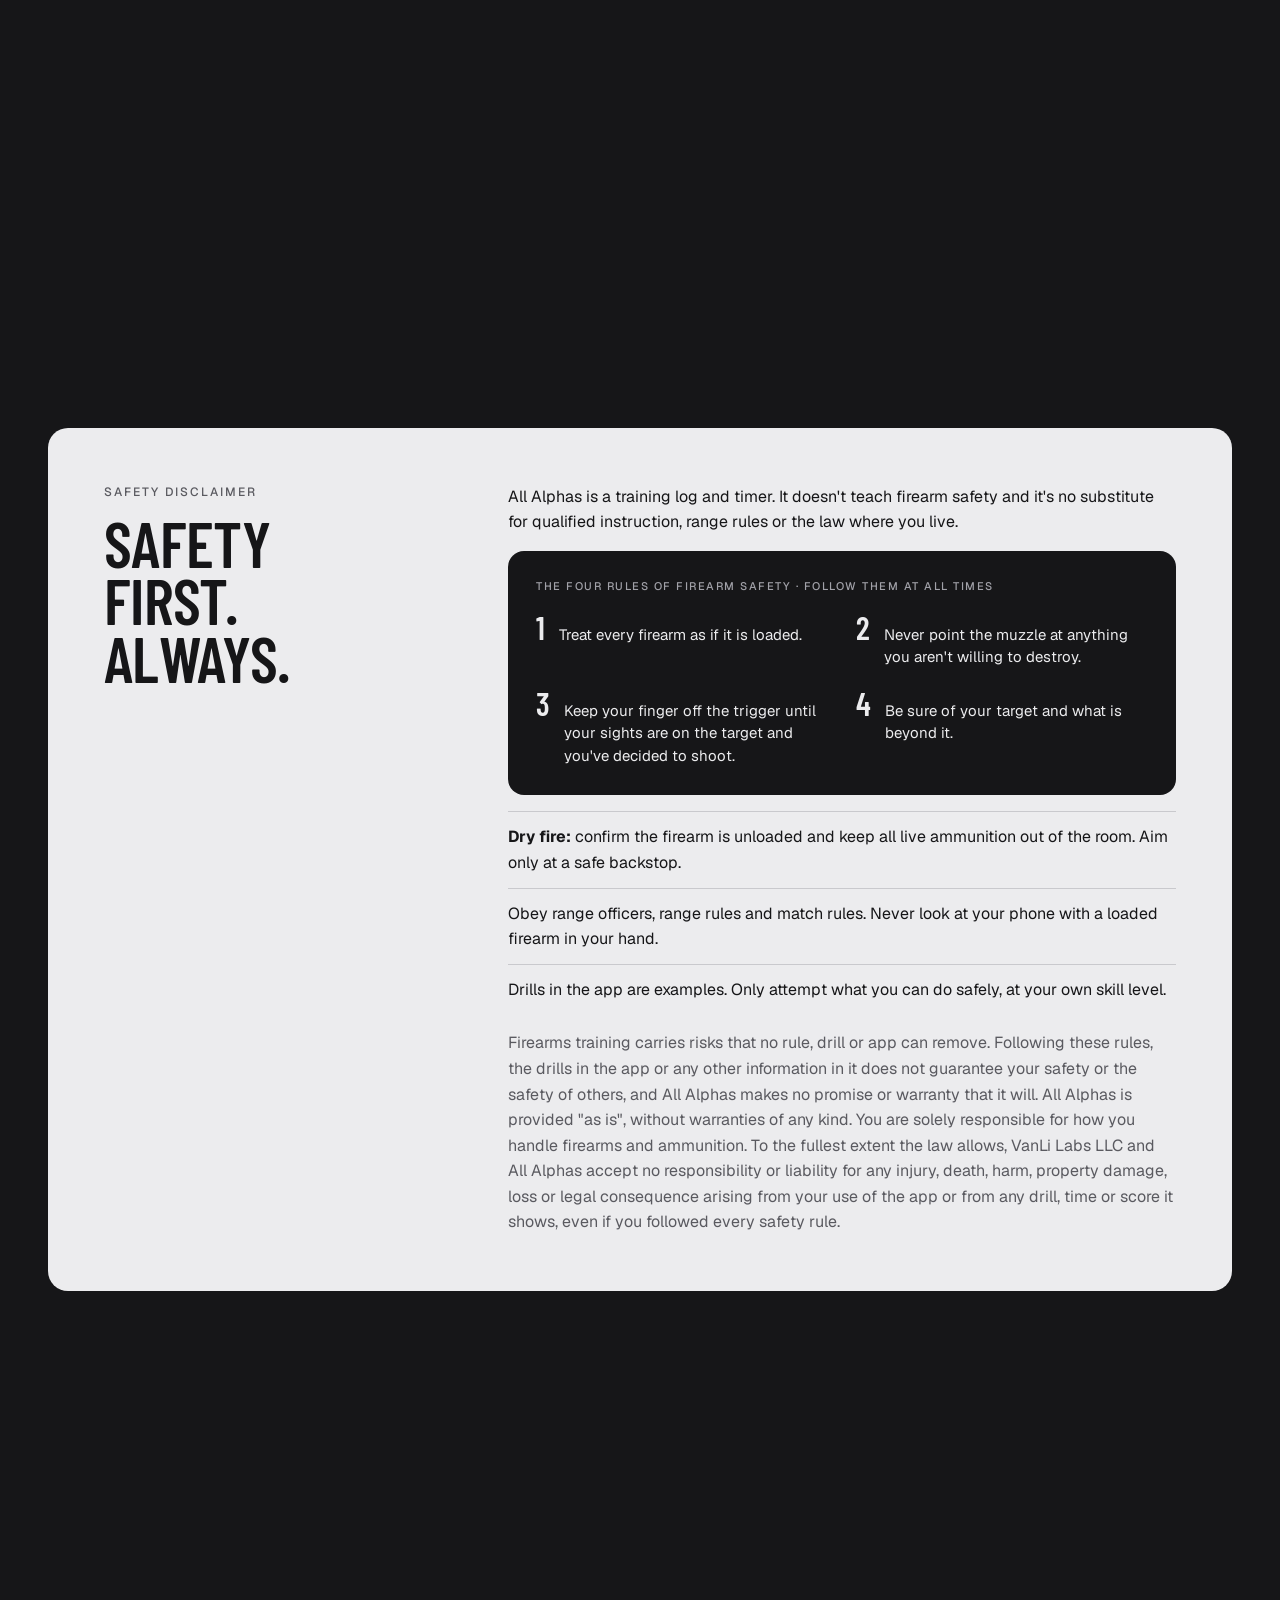
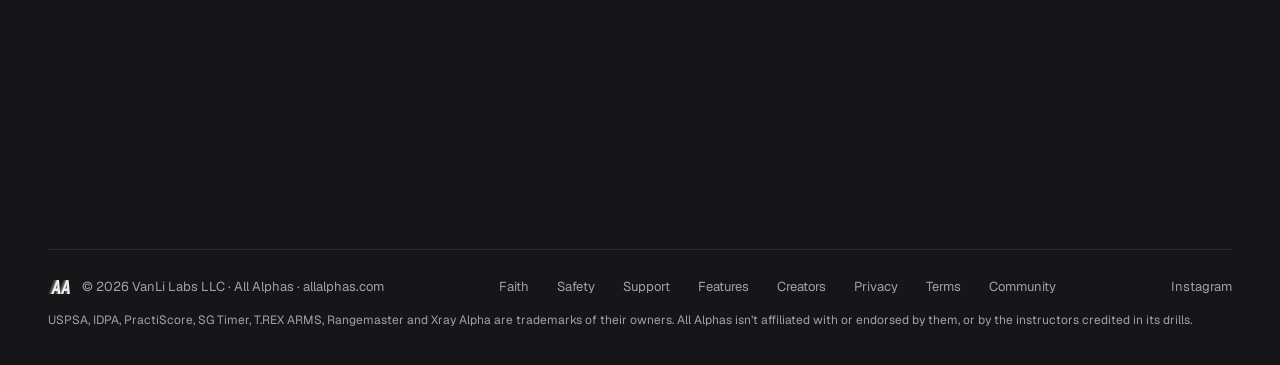
<file: support/index.html>
<!DOCTYPE html>
<html lang="en">
<head>
<meta charset="UTF-8">
<meta http-equiv="Content-Security-Policy" content="default-src 'self'; script-src 'self' 'sha256-6IujZGjyfSJVAawyU1mTNj/99u4rvaptYZacoKqTca4='; style-src 'self'; font-src 'self'; img-src 'self'; connect-src 'self'; object-src 'none'; base-uri 'none'; form-action 'none'; upgrade-insecure-requests">
<meta http-equiv="refresh" content="0; url=/#support">
<link rel="canonical" href="https://allalphas.com/#support">
<title>All Alphas — redirecting…</title>
</head>
<body>
<p>Redirecting to <a href="/#support">allalphas.com/#support</a>…</p>
<script>location.replace('/#support');</script>
</body>
</html>
</file>
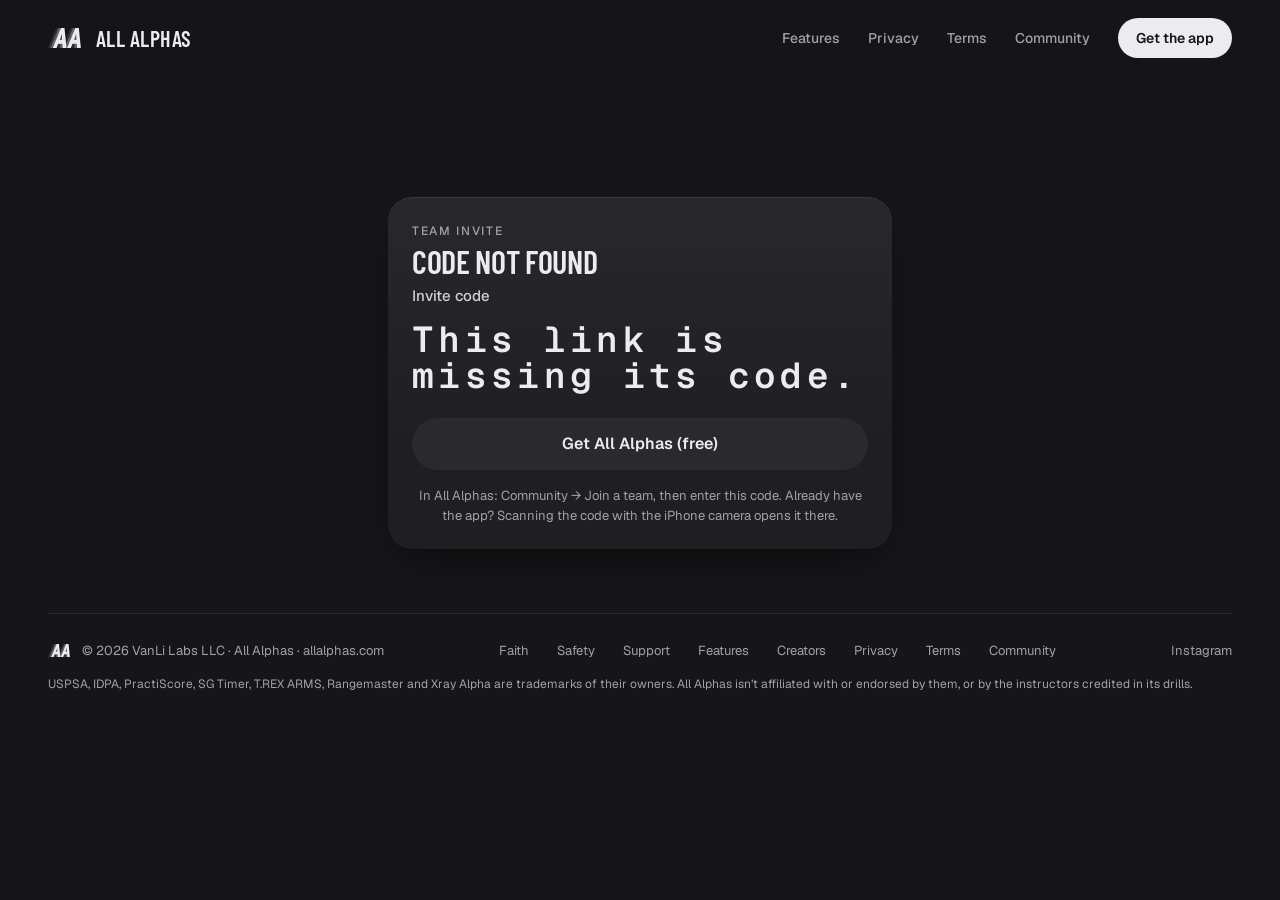
<file: t/index.html>
<!DOCTYPE html>
<html lang="en">
<head>
<meta charset="UTF-8">
<meta http-equiv="Content-Security-Policy" content="default-src 'self'; script-src 'self'; style-src 'self' 'sha256-fsXvcHS9puAMAkwuewOJgTHK1kxkpbE6uqt6LYQK0rs='; font-src 'self'; img-src 'self'; connect-src 'self'; object-src 'none'; base-uri 'none'; form-action 'none'; upgrade-insecure-requests">
<meta name="viewport" content="width=device-width, initial-scale=1">
<meta name="theme-color" content="#161618">
<meta name="color-scheme" content="dark">
<title>Team invite — All Alphas</title>
<meta name="description" content="Join a team on All Alphas with this invite code.">
<meta name="robots" content="noindex">
<link rel="icon" type="image/png" href="/assets/favicon.png">
<link rel="apple-touch-icon" href="/assets/icon.png">
<link rel="stylesheet" href="/styles.css?v=18">
<style>
  /* Friend and team QR codes (/f, /t). With All Alphas installed, iOS opens the app instead
     (apple-app-site-association); everyone else lands here. */
  .code { font: 600 2.25rem/1 'Geist Mono', monospace; letter-spacing: .12em; color: var(--ink); margin: 1rem 0 0; }
  .drill-main { max-width: 34rem; margin: 0 auto; padding: 7.5rem 1.25rem 4rem; }
  .drill-card {
    background: var(--card);
    background-image: linear-gradient(180deg, rgba(255,255,255,.045), rgba(255,255,255,0) 70%);
    box-shadow: inset 0 1px 0 rgba(255,255,255,.07), 0 18px 40px -16px rgba(0,0,0,.6);
    border-radius: 1.5rem;
    padding: 1.75rem 1.5rem 1.5rem;
  }
  .drill-label { font: 500 0.75rem/1 'Geist', sans-serif; letter-spacing: .14em; text-transform: uppercase; color: var(--mute); margin: 0; }
  .drill-name { font: 600 2.75rem/1 'Barlow Condensed', sans-serif; text-transform: uppercase; letter-spacing: -.01em; color: var(--ink); margin: .5rem 0 .5rem; overflow-wrap: anywhere; }
  .drill-meta { font: 500 0.9375rem/1.4 'Geist', sans-serif; color: var(--ink); opacity: .85; margin: 0; }
  .drill-desc { font: 400 1rem/1.55 'Geist', sans-serif; color: var(--mute); margin: 1rem 0 0; }
  .drill-actions { display: grid; gap: .75rem; margin-top: 1.5rem; }
  .drill-actions .pill { justify-content: center; height: 3.25rem; font-size: 1rem; }
  .drill-actions .pill.secondary { background: var(--raise); color: var(--ink); }
  .drill-note { font: 400 0.8125rem/1.5 'Geist', sans-serif; color: var(--mute); margin: 1rem 0 0; text-align: center; }
  .drill-missing .drill-name { font-size: 2rem; }
  @media (max-width: 30rem) { .drill-main { padding-top: 6rem; } .drill-name { font-size: 2.25rem; } }
</style>
</head>
<body>
<a class="skip-link" href="#main">Skip to content</a>

<nav class="nav" id="nav">
  <a href="/" class="nav-brand" aria-label="All Alphas home">
    <img src="/assets/logo.svg" alt="">
    <span class="nav-wordmark">ALL ALPHAS</span>
  </a>
  <div class="nav-links" id="nav-links">
    <a class="nav-link" href="/features/">Features</a>
    <a class="nav-link" href="/privacy/">Privacy</a>
    <a class="nav-link" href="/terms/">Terms</a>
    <a class="nav-link" href="/community/">Community</a>
    <a class="pill" href="https://apps.apple.com/us/app/all-alphas/id6815810433" target="_blank" rel="noopener" id="join-link">Get the app</a>
  </div>
  <button class="nav-toggle" id="nav-toggle" aria-label="Open menu" aria-controls="nav-links" aria-expanded="false">&#9776;</button>
</nav>

<main id="main" class="drill-main">
  <article class="drill-card" id="card" data-kind="t" aria-live="polite">
    <p class="drill-label">Team invite</p>
    <h1 class="drill-name" id="title">Join my team</h1>
    <p class="drill-meta">Invite code</p>
    <p class="code" id="code">—</p>
    <div class="drill-actions">
      <a class="pill" id="open-app" href="allalphas://">Open in All Alphas</a>
      <a class="pill secondary" href="https://apps.apple.com/us/app/all-alphas/id6815810433" target="_blank" rel="noopener">Get All Alphas (free)</a>
    </div>
    <p class="drill-note">In All Alphas: Community → Join a team, then enter this code. Already have the app? Scanning the code with the iPhone camera opens it there.</p>
  </article>
</main>

<footer>
  <div class="brand">
    <img src="/assets/logo.svg" alt="">
    <span>© 2026 VanLi Labs LLC · All Alphas · allalphas.com</span>
  </div>
  <div class="links">
    <a href="/#faith">Faith</a>
    <a href="/#safety">Safety</a>
    <a href="/#support">Support</a>
    <a href="/features/">Features</a>
    <a href="/creators/">Creators</a>
    <a href="/privacy/">Privacy</a>
    <a href="/terms/">Terms</a>
    <a href="/community/">Community</a>
  </div>
  <div class="social-links">
    <a href="https://instagram.com/allalphas.app" target="_blank" rel="noopener">Instagram</a>
  </div>
  <p class="tm">USPSA, IDPA, PractiScore, SG Timer, T.REX ARMS, Rangemaster and Xray Alpha are trademarks of their owners. All Alphas isn’t affiliated with or endorsed by them, or by the instructors credited in its drills.</p>
</footer>

<script src="/code-link.js?v=1"></script>
<script src="/app.js?v=9"></script>
</body>
</html>
</file>
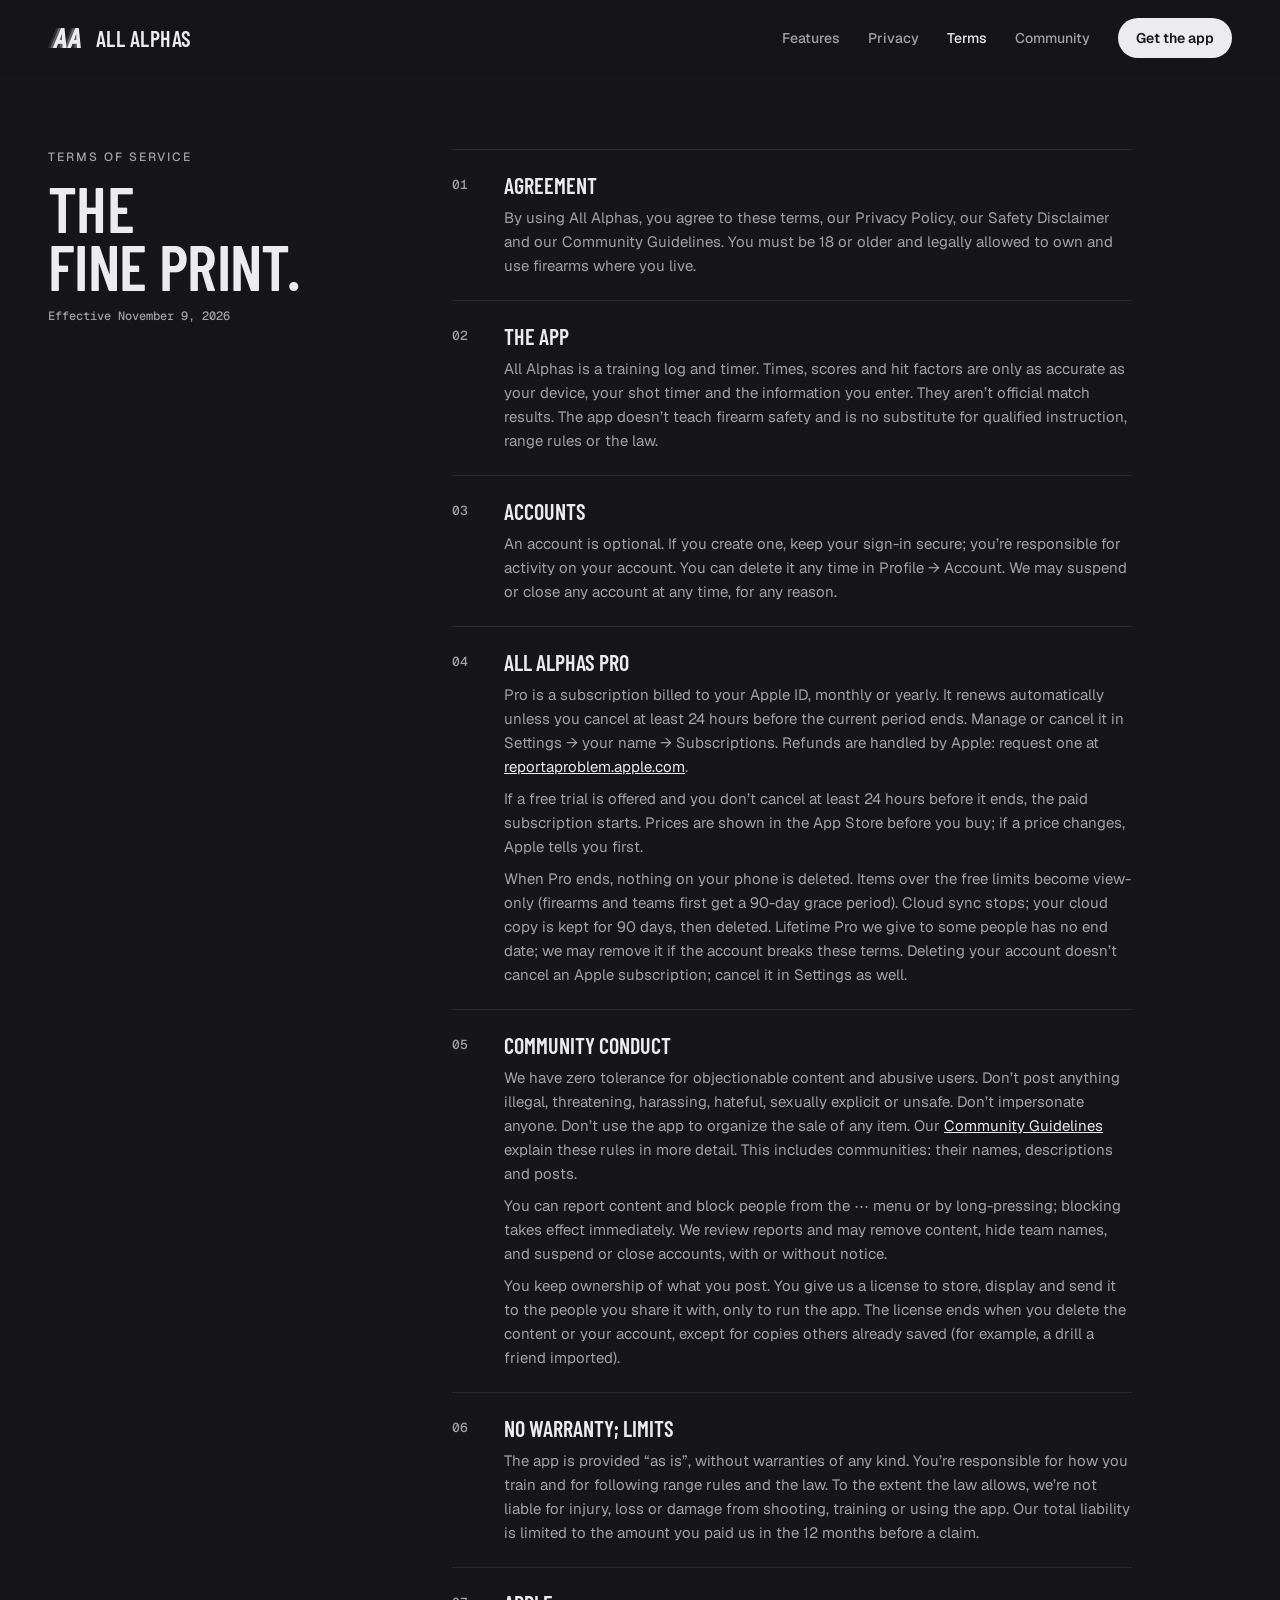
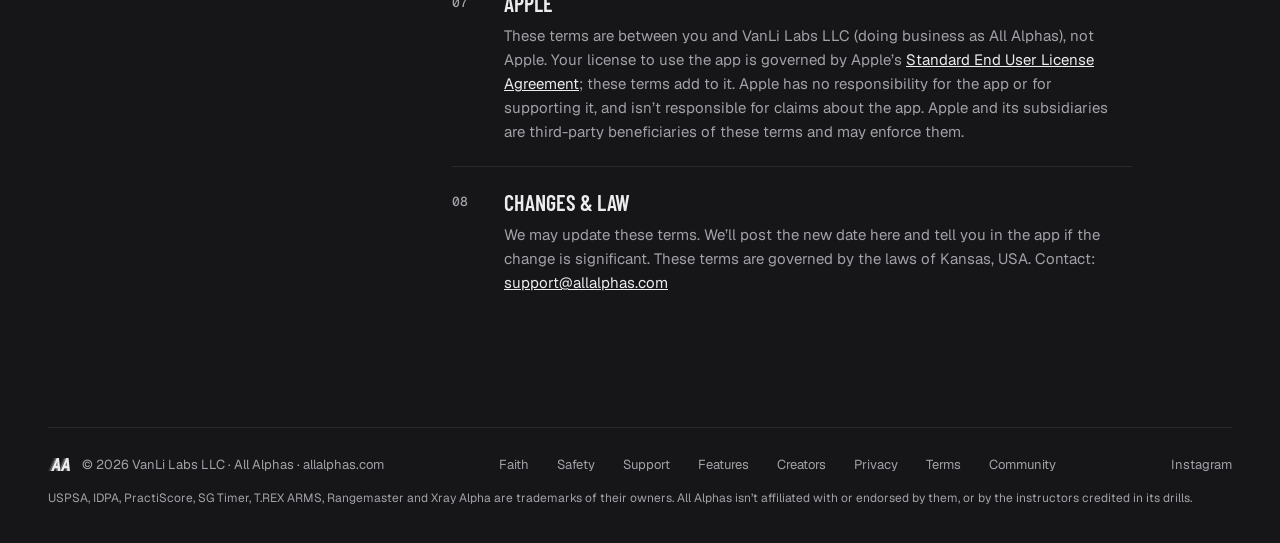
<file: terms/index.html>
<!DOCTYPE html>
<html lang="en">
<head>
<meta charset="UTF-8">
<meta http-equiv="Content-Security-Policy" content="default-src 'self'; script-src 'self' 'sha256-/9OlX+zkD22YCrspq30CoqWCmmkGF4t2o6hszdd3/6A='; style-src 'self'; font-src 'self'; img-src 'self'; connect-src 'self'; object-src 'none'; base-uri 'none'; form-action 'none'; upgrade-insecure-requests">
<meta name="viewport" content="width=device-width, initial-scale=1">
<meta name="theme-color" content="#161618">
<meta name="color-scheme" content="dark">
<title>Terms of Service — All Alphas</title>
<meta name="description" content="The All Alphas Terms of Service.">
<link rel="canonical" href="https://allalphas.com/terms/">
<link rel="icon" type="image/png" href="/assets/favicon.png">
<link rel="apple-touch-icon" href="/assets/icon.png">
<link rel="stylesheet" href="/styles.css?v=18">
<script>
  // Scroll animations are an enhancement: skip them for people who ask for reduced motion.
  if (!window.matchMedia('(prefers-reduced-motion: reduce)').matches) document.documentElement.classList.add('js');
</script>
</head>
<body>
<a class="skip-link" href="#main">Skip to content</a>

<div class="scroll-progress" id="scroll-progress" aria-hidden="true"></div>

<nav class="nav" id="nav">
  <a href="/" class="nav-brand" aria-label="All Alphas home">
    <img src="/assets/logo.svg" alt="">
    <span class="nav-wordmark">ALL ALPHAS</span>
  </a>
  <div class="nav-links" id="nav-links">
    <a class="nav-link" href="/features/">Features</a>
    <a class="nav-link" href="/privacy/">Privacy</a>
    <a class="nav-link" href="/terms/" aria-current="page">Terms</a>
    <a class="nav-link" href="/community/">Community</a>
    <a class="pill" href="https://apps.apple.com/us/app/all-alphas/id6815810433" target="_blank" rel="noopener" id="join-link">Get the app</a>
  </div>
  <button class="nav-toggle" id="nav-toggle" aria-label="Open menu" aria-controls="nav-links" aria-expanded="false">&#9776;</button>
</nav>

<main id="main" class="page-main">
<section class="section" id="terms">
  <div class="section-label">
    <span class="eyebrow">TERMS OF SERVICE</span>
    <h1>THE<br>FINE PRINT.</h1>
    <span class="section-date">Effective November 9, 2026</span>
  </div>
  <div class="legal-list">
    <div class="clause">
      <span class="num">01</span>
      <div class="body">
        <h3>AGREEMENT</h3>
        <p>By using All Alphas, you agree to these terms, our Privacy Policy, our Safety Disclaimer and our Community Guidelines. You must be 18 or older and legally allowed to own and use firearms where you live.</p>
      </div>
    </div>
    <div class="clause">
      <span class="num">02</span>
      <div class="body">
        <h3>THE APP</h3>
        <p>All Alphas is a training log and timer. Times, scores and hit factors are only as accurate as your device, your shot timer and the information you enter. They aren’t official match results. The app doesn’t teach firearm safety and is no substitute for qualified instruction, range rules or the law.</p>
      </div>
    </div>
    <div class="clause">
      <span class="num">03</span>
      <div class="body">
        <h3>ACCOUNTS</h3>
        <p>An account is optional. If you create one, keep your sign-in secure; you’re responsible for activity on your account. You can delete it any time in Profile → Account. We may suspend or close any account at any time, for any reason.</p>
      </div>
    </div>
    <div class="clause">
      <span class="num">04</span>
      <div class="body">
        <h3>ALL ALPHAS PRO</h3>
        <p>Pro is a subscription billed to your Apple ID, monthly or yearly. It renews automatically unless you cancel at least 24 hours before the current period ends. Manage or cancel it in Settings → your name → Subscriptions. Refunds are handled by Apple: request one at <a href="https://reportaproblem.apple.com" target="_blank" rel="noopener">reportaproblem.apple.com</a>.</p>
        <p>If a free trial is offered and you don’t cancel at least 24 hours before it ends, the paid subscription starts. Prices are shown in the App Store before you buy; if a price changes, Apple tells you first.</p>
        <p>When Pro ends, nothing on your phone is deleted. Items over the free limits become view-only (firearms and teams first get a 90-day grace period). Cloud sync stops; your cloud copy is kept for 90 days, then deleted. Lifetime Pro we give to some people has no end date; we may remove it if the account breaks these terms. Deleting your account doesn’t cancel an Apple subscription; cancel it in Settings as well.</p>
      </div>
    </div>
    <div class="clause">
      <span class="num">05</span>
      <div class="body">
        <h3>COMMUNITY CONDUCT</h3>
        <p>We have zero tolerance for objectionable content and abusive users. Don’t post anything illegal, threatening, harassing, hateful, sexually explicit or unsafe. Don’t impersonate anyone. Don’t use the app to organize the sale of any item. Our <a href="/community/">Community Guidelines</a> explain these rules in more detail. This includes communities: their names, descriptions and posts.</p>
        <p>You can report content and block people from the ⋯ menu or by long-pressing; blocking takes effect immediately. We review reports and may remove content, hide team names, and suspend or close accounts, with or without notice.</p>
        <p>You keep ownership of what you post. You give us a license to store, display and send it to the people you share it with, only to run the app. The license ends when you delete the content or your account, except for copies others already saved (for example, a drill a friend imported).</p>
      </div>
    </div>
    <div class="clause">
      <span class="num">06</span>
      <div class="body">
        <h3>NO WARRANTY; LIMITS</h3>
        <p>The app is provided “as is”, without warranties of any kind. You’re responsible for how you train and for following range rules and the law. To the extent the law allows, we’re not liable for injury, loss or damage from shooting, training or using the app. Our total liability is limited to the amount you paid us in the 12 months before a claim.</p>
      </div>
    </div>
    <div class="clause">
      <span class="num">07</span>
      <div class="body">
        <h3>APPLE</h3>
        <p>These terms are between you and VanLi Labs LLC (doing business as All Alphas), not Apple. Your license to use the app is governed by Apple’s <a href="https://www.apple.com/legal/internet-services/itunes/dev/stdeula/">Standard End User License Agreement</a>; these terms add to it. Apple has no responsibility for the app or for supporting it, and isn’t responsible for claims about the app. Apple and its subsidiaries are third-party beneficiaries of these terms and may enforce them.</p>
      </div>
    </div>
    <div class="clause">
      <span class="num">08</span>
      <div class="body">
        <h3>CHANGES &amp; LAW</h3>
        <p>We may update these terms. We’ll post the new date here and tell you in the app if the change is significant. These terms are governed by the laws of Kansas, USA. Contact: <a href="mailto:support@allalphas.com">support@allalphas.com</a></p>
      </div>
    </div>
  </div>
</section>
</main>

<footer>
  <div class="brand">
    <img src="/assets/logo.svg" alt="">
    <span>© 2026 VanLi Labs LLC · All Alphas · allalphas.com</span>
  </div>
  <div class="links">
    <a href="/#faith">Faith</a>
    <a href="/#safety">Safety</a>
    <a href="/#support">Support</a>
    <a href="/features/">Features</a>
    <a href="/creators/">Creators</a>
    <a href="/privacy/">Privacy</a>
    <a href="/terms/">Terms</a>
    <a href="/community/">Community</a>
  </div>
  <div class="social-links">
    <a href="https://instagram.com/allalphas.app" target="_blank" rel="noopener">Instagram</a>
  </div>
  <p class="tm">USPSA, IDPA, PractiScore, SG Timer, T.REX ARMS, Rangemaster and Xray Alpha are trademarks of their owners. All Alphas isn’t affiliated with or endorsed by them, or by the instructors credited in its drills.</p>
</footer>

<script src="/app.js?v=9"></script>
</body>
</html>
</file>
<file: styles.css>
/* Fonts are served from this site, so no visitor data goes to a font host. SIL Open Font License: assets/fonts/OFL.txt */
@font-face { font-family: 'Barlow Condensed'; font-style: normal; font-weight: 500; font-display: swap; src: url('/assets/fonts/BarlowCondensed_500Medium.ttf') format('truetype'); }
@font-face { font-family: 'Barlow Condensed'; font-style: normal; font-weight: 600; font-display: swap; src: url('/assets/fonts/BarlowCondensed_600SemiBold.ttf') format('truetype'); }
@font-face { font-family: 'Barlow Condensed'; font-style: normal; font-weight: 700; font-display: swap; src: url('/assets/fonts/BarlowCondensed_700Bold.ttf') format('truetype'); }
@font-face { font-family: 'Geist'; font-style: normal; font-weight: 400; font-display: swap; src: url('/assets/fonts/Geist_400Regular.ttf') format('truetype'); }
@font-face { font-family: 'Geist'; font-style: normal; font-weight: 500; font-display: swap; src: url('/assets/fonts/Geist_500Medium.ttf') format('truetype'); }
@font-face { font-family: 'Geist'; font-style: normal; font-weight: 600; font-display: swap; src: url('/assets/fonts/Geist_600SemiBold.ttf') format('truetype'); }
@font-face { font-family: 'Geist'; font-style: normal; font-weight: 700; font-display: swap; src: url('/assets/fonts/Geist_700Bold.ttf') format('truetype'); }
@font-face { font-family: 'Geist Mono'; font-style: normal; font-weight: 500; font-display: swap; src: url('/assets/fonts/GeistMono_500Medium.ttf') format('truetype'); }
@font-face { font-family: 'Geist Mono'; font-style: normal; font-weight: 600; font-display: swap; src: url('/assets/fonts/GeistMono_600SemiBold.ttf') format('truetype'); }

/* All Alphas marketing site — tokens taken from src/theme/tokens.ts in ethanlight1110/all-alphas */

:root {
  --bg: #161618;
  --card: #1f1f22;
  --raise: #2a2a2e;
  --line: #2a2a2e;
  --ink: #ececee;
  --mute: #a1a1a8;
  --faint: #6c6c73;
  --inv: #ececee;
  --inv-ink: #161618;
  --good: #3fc168;
  --bad: #ff6f6b;
  --pb: #ba7afb;
  --inverted-surface: #ececee;
  --inverted-ink: #161618;
  --inverted-mute: #5a5a60;
  --inverted-rule: #c9c9cd;
  --inverted-rule-2: #d0d0d4;
  --content-max: 74rem;
  --side-pad: 3rem;
  color-scheme: dark;
}

* { box-sizing: border-box; }

html {
  background: var(--bg);
  scroll-behavior: smooth;
  /* The nav is sticky, so in-page links stop just below it. */
  scroll-padding-top: 4.75rem;
}

body {
  margin: 0;
  background: var(--bg);
  color: var(--ink);
  font-family: 'Geist', system-ui, -apple-system, sans-serif;
  -webkit-font-smoothing: antialiased;
}

a { color: inherit; text-decoration: none; overflow-wrap: anywhere; }

/* Feedback is instant on press (not on release). The tiny touchstart listener in app.js makes
   :active fire on iOS Safari. The default grey tap flash is replaced by these states. */
a, button { -webkit-tap-highlight-color: transparent; }
a:active, .nav-toggle:active { opacity: .6; }

a:focus-visible, button:focus-visible {
  outline: 2px solid var(--ink);
  outline-offset: 3px;
}
.safety-panel a:focus-visible { outline-color: var(--inverted-ink); }

.display {
  font-family: 'Barlow Condensed', sans-serif;
  text-transform: uppercase;
}

.mono {
  font-family: 'Geist Mono', ui-monospace, monospace;
}

.wrap {
  max-width: var(--content-max);
  margin: 0 auto;
  padding-left: var(--side-pad);
  padding-right: var(--side-pad);
}

/* ---------- Nav ---------- */

/* Translucent, sticky chrome: content scrolls underneath. The divider only appears once the page
   has scrolled (app.js toggles .scrolled), so it separates the bar from content rather than
   sitting there permanently. */
.nav {
  position: sticky;
  top: 0;
  z-index: 40;
  display: flex;
  align-items: center;
  justify-content: space-between;
  padding: 1.125rem var(--side-pad);
  background: rgba(22, 22, 24, .86); /* dense enough to keep the links legible over the light Safety panel */
  -webkit-backdrop-filter: blur(20px) saturate(180%);
  backdrop-filter: blur(20px) saturate(180%);
  border-bottom: 1px solid transparent;
  transition: border-color 200ms ease;
}

.nav.scrolled { border-bottom-color: var(--line); }

@supports not ((backdrop-filter: blur(1px)) or (-webkit-backdrop-filter: blur(1px))) {
  .nav { background: var(--bg); }
}
@media (prefers-reduced-transparency: reduce) {
  .nav { background: var(--bg); -webkit-backdrop-filter: none; backdrop-filter: none; }
}
@media (prefers-contrast: more) {
  .nav { background: var(--bg); -webkit-backdrop-filter: none; backdrop-filter: none; border-bottom-color: var(--mute); }
}

.nav-brand {
  display: flex;
  align-items: center;
  gap: 0.75rem;
  /* 44px-tall hit area without changing the look */
  padding: 0.75rem 0;
  margin: -0.75rem 0;
}

.nav-brand img {
  width: 36px;
  height: auto;
}

.nav-wordmark {
  font: 600 1.375rem/1 'Barlow Condensed', sans-serif;
  letter-spacing: 0.0227em;
}

.nav-links {
  display: flex;
  align-items: center;
  gap: 1.75rem;
  font: 500 0.875rem 'Geist', sans-serif;
}

.nav-links a.nav-link {
  color: var(--mute);
  transition: color 150ms ease;
}

.pill {
  display: inline-flex;
  align-items: center;
  height: 2.5rem;
  padding: 0 1.125rem;
  border-radius: 999px;
  background: var(--inv);
  color: var(--inv-ink);
  font: 600 0.875rem/1 'Geist', sans-serif;
  position: relative;
  transition: background 150ms ease, transform 220ms cubic-bezier(.2, .7, .2, 1);
}

/* Invisible padding so the tap area is at least 44px tall even when the pill is 36-40px. */
.pill::before {
  content: "";
  position: absolute;
  inset: -4px -2px;
}

/* Responds on press, settles back with a soft ease-out on release. */
.pill:active {
  opacity: 1;
  transform: scale(.97);
  transition-duration: 80ms, 80ms;
}

.nav-toggle {
  display: none;
  background: none;
  border: none;
  color: var(--ink);
  font-size: 1.75rem;
  line-height: 1;
  cursor: pointer;
  padding: 0.25rem 0.5rem;
  min-width: 2.75rem;
  min-height: 2.75rem;
  align-items: center;
  justify-content: center;
}

/* Hover only on devices that can hover (on touch it sticks after a tap). */
@media (hover: hover) {
  .nav-links a.nav-link:hover,
  footer .links a:hover,
  footer .social-links a:hover { color: var(--ink); }
  .pill:hover { background: #ffffff; }
}

/* ---------- Hero ---------- */

.hero {
  display: grid;
  grid-template-columns: minmax(0,1fr) minmax(0,1fr);
  align-items: center;
  padding: 0 var(--side-pad) 3rem;
  gap: 1.5rem;
}

.hero-copy {
  display: flex;
  flex-direction: column;
  gap: 1.625rem;
  padding-top: 2.5rem;
}

.eyebrow {
  font: 500 0.75rem 'Geist', sans-serif;
  letter-spacing: 0.1667em;
  color: var(--mute);
}

.hero h1 {
  margin: 0;
  font: 600 7rem/.88 'Barlow Condensed', sans-serif;
  letter-spacing: -.01em;
}

.hero p {
  margin: 0;
  max-width: 27.5rem;
  font: 400 1.0625rem/1.55 'Geist', sans-serif;
  color: var(--mute);
}

.store-row {
  display: flex;
  align-items: center;
  gap: 1rem;
  flex-wrap: wrap;
}

.store-badge {
  height: 3.25rem;
  padding: 0 1.375rem;
  border-radius: 12px;
  background: #000;
  border: 1px solid #4a4a50;
  display: flex;
  flex-direction: column;
  justify-content: center;
  color: #fff;
}

.store-badge span.small { font: 500 0.625rem 'Geist', sans-serif; }
.store-badge span.big { font: 600 1.1875rem/1 'Geist', sans-serif; }

.store-caption {
  font: 500 0.75rem 'Geist Mono', monospace;
  color: var(--mute);
}

/* ---------- Beta sign-up ---------- */

.beta {
  display: flex;
  flex-direction: column;
  align-items: flex-start;
  gap: 0.875rem;
  width: 100%;
  max-width: 28.75rem;
}

.beta-form,
.beta-done {
  display: flex;
  flex-direction: column;
  gap: 0.625rem;
  width: 100%;
  text-align: left;
}

.beta-form[hidden],
.beta-done[hidden],
.store-badge[hidden] { display: none; }

.beta-title {
  font: 500 0.75rem 'Geist', sans-serif;
  letter-spacing: 0.1667em;
  color: var(--ink);
}

.beta-row {
  display: flex;
  gap: 0.625rem;
  width: 100%;
}

.beta-input {
  flex: 1 1 0;
  min-width: 0;
  height: 3rem;
  padding: 0 1rem;
  border-radius: 12px;
  border: 1px solid #3a3a40;
  background: var(--card);
  color: var(--ink);
  font: 400 1rem 'Geist', sans-serif;
  appearance: none;
  -webkit-appearance: none;
}

.beta-input::placeholder { color: var(--faint); }

.beta-input:focus-visible,
.beta-check input:focus-visible {
  outline: 2px solid var(--ink);
  outline-offset: 2px;
}

.beta-submit {
  height: 3rem;
  padding: 0 1.375rem;
  border: none;
  cursor: pointer;
  white-space: nowrap;
  font-size: 0.9375rem;
}

.beta-submit:disabled { opacity: .6; cursor: default; }

.beta-check {
  display: flex;
  align-items: center;
  gap: 0.625rem;
  font: 400 0.875rem/1.4 'Geist', sans-serif;
  color: var(--mute);
  cursor: pointer;
}

.beta-check input {
  width: 20px;
  height: 20px;
  flex: 0 0 auto;
  margin: 0;
  accent-color: var(--ink);
}

.beta-status {
  margin: 0;
  min-height: 0;
  font: 500 0.875rem/1.4 'Geist', sans-serif;
  color: var(--good);
}
.beta-status:empty { display: none; }
.beta-status.error { color: var(--bad); }

.hero .beta-note,
.hero .beta-done p {
  margin: 0;
  max-width: none;
  font: 400 0.8125rem/1.5 'Geist', sans-serif;
  color: var(--mute);
}

.hero .beta-done p { font-size: 1.0625rem; }

.beta-note a { text-decoration: underline; }

.beta-trap {
  position: absolute;
  left: -10000px;
  width: 1px;
  height: 1px;
  overflow: hidden;
}

.visually-hidden {
  position: absolute;
  width: 1px;
  height: 1px;
  margin: -1px;
  padding: 0;
  overflow: hidden;
  clip: rect(0 0 0 0);
  white-space: nowrap;
  border: 0;
}

.hero-art {
  position: relative;
  display: flex;
  flex-wrap: wrap;
  align-items: flex-start;
  gap: 2.25rem;
}

.phone {
  position: relative;
  display: block;
  box-sizing: border-box;
  width: 240px;
  flex: 0 0 auto;
  aspect-ratio: 282 / 610;
  border-radius: 42px;
  background: #0b0b0c;
  border: 1px solid #2e2e33;
  box-shadow: 0 0 0 1px #2e2e33, 0 40px 80px -20px rgba(0,0,0,.7);
  padding: 7px;
}

.phone img {
  display: block;
  width: 100%;
  height: 100%;
  object-fit: cover;
  border-radius: 34px;
  background: #161618;
}

.phone::after {
  content: "";
  position: absolute;
  top: 18px;
  left: 50%;
  transform: translateX(-50%);
  width: 62px;
  height: 17px;
  border-radius: 9px;
  background: #000;
  pointer-events: none;
}

.hero-art .behind {
  order: 2;
  opacity: .5;
  margin-top: 70px;
  width: 200px;
}

.hero-art .front {
  order: 1;
}

/* ---------- Feature strip ---------- */

.features {
  margin: 0 var(--side-pad);
  display: grid;
  grid-template-columns: repeat(4, minmax(0, 1fr));
  border-top: 1px solid var(--line);
  border-bottom: 1px solid var(--line);
}

.feature {
  padding: 2rem 1.75rem;
  border-left: 1px solid var(--line);
  display: flex;
  flex-direction: column;
  gap: 0.625rem;
}

.feature:first-child {
  border-left: none;
  padding-left: 0;
}

.feature:last-child {
  padding-right: 0;
}

.feature h2,
.feature h3 {
  margin: 0;
  font: 600 1.625rem/1 'Barlow Condensed', sans-serif;
}

.feature p {
  margin: 0;
  font: 400 0.875rem/1.5 'Geist', sans-serif;
  color: var(--mute);
}

/* ---------- Section shells ---------- */

.section {
  padding: 6.875rem var(--side-pad) 0;
  display: grid;
  grid-template-columns: 21.25rem minmax(0,1fr);
  gap: 4rem;
  scroll-margin-top: 1.5rem;
}

.section:last-of-type { padding-bottom: 6.875rem; }

.section-label {
  display: flex;
  flex-direction: column;
  gap: 0.875rem;
}

.section-label .eyebrow { color: var(--mute); }

.section-label h1,
.section-label h2 {
  margin: 0;
  font: 600 4rem/.9 'Barlow Condensed', sans-serif;
  letter-spacing: -.01em;
}

.section-date {
  font: 500 0.75rem 'Geist Mono', monospace;
  color: var(--mute);
}

/* ---------- Support ---------- */

.support-body {
  display: flex;
  flex-direction: column;
  gap: 0.875rem;
}

.email-card {
  background: var(--card);
  border-radius: 20px;
  padding: 2rem;
  display: flex;
  justify-content: space-between;
  align-items: center;
  gap: 1.5rem;
  flex-wrap: wrap;
}

.email-card .label {
  font: 500 0.6875rem 'Geist', sans-serif;
  letter-spacing: 0.1364em;
  color: var(--mute);
}

.email-card a {
  font: 600 clamp(1.125rem, 5vw, 2.25rem)/1.15 'Barlow Condensed', sans-serif;
  display: block;
  margin-top: 0.375rem;
  overflow-wrap: anywhere;
}

.help-grid {
  display: grid;
  grid-template-columns: repeat(3, minmax(0, 1fr));
  gap: 0.875rem;
}

.help-card {
  background: var(--card);
  border-radius: 20px;
  padding: 1.5rem;
  display: flex;
  flex-direction: column;
  gap: 0.5rem;
}

.help-card .title {
  font: 600 1.25rem/1.05 'Barlow Condensed', sans-serif;
}

.help-card .body {
  font: 400 0.875rem/1.5 'Geist', sans-serif;
  color: var(--mute);
}

.support-foot {
  font: 400 0.8125rem 'Geist', sans-serif;
  color: var(--mute);
}

/* ---------- Safety (inverted panel) ---------- */

.safety-panel {
  margin: 6.875rem var(--side-pad) 0;
  padding: 3.5rem;
  border-radius: 20px;
  background: var(--inverted-surface);
  color: var(--inverted-ink);
  display: grid;
  grid-template-columns: 21.25rem minmax(0,1fr);
  gap: 4rem;
  scroll-margin-top: 1.5rem;
}

.safety-panel .eyebrow { color: var(--inverted-mute); }

.safety-panel h2 {
  margin: 0;
  font: 600 4rem/.9 'Barlow Condensed', sans-serif;
  letter-spacing: -.01em;
}

.safety-body {
  display: flex;
  flex-direction: column;
  gap: 1rem;
  font: 400 1rem/1.6 'Geist', sans-serif;
  max-width: 42.5rem;
}

.safety-body > p { margin: 0; }

.rules-card {
  background: var(--bg);
  color: var(--ink);
  border-radius: 16px;
  padding: 1.75rem;
  display: flex;
  flex-direction: column;
  gap: 1.125rem;
}

.rules-card .label {
  font: 500 0.6875rem 'Geist', sans-serif;
  letter-spacing: 0.1364em;
  color: var(--mute);
}

.rules-grid {
  display: grid;
  grid-template-columns: repeat(2, minmax(0, 1fr));
  gap: 1.125rem 1.75rem;
}

.rule {
  display: flex;
  gap: 0.875rem;
  align-items: baseline;
}

.rule .num {
  font: 600 2rem/1 'Barlow Condensed', sans-serif;
  flex: none;
}

.rule .text {
  font: 400 0.9375rem/1.5 'Geist', sans-serif;
}

.safety-list {
  display: flex;
  flex-direction: column;
  border-top: 1px solid var(--inverted-rule);
}

.safety-list span {
  padding: 0.75rem 0;
  border-bottom: 1px solid var(--inverted-rule);
  font: 400 1rem/1.6 'Geist', sans-serif;
}

.safety-list span:last-child { border-bottom: none; }

.liability {
  color: var(--inverted-mute);
}

/* ---------- Legal (privacy / terms) ---------- */

.legal-list {
  display: flex;
  flex-direction: column;
  max-width: 42.5rem;
  border-top: 1px solid var(--line);
}

.legal-item {
  padding: 1.375rem 0;
  border-bottom: 1px solid var(--line);
  display: flex;
  flex-direction: column;
  gap: 0.5rem;
}

.legal-item:last-child { border-bottom: none; }

.legal-item h3 {
  margin: 0;
  font: 600 1.375rem 'Barlow Condensed', sans-serif;
}

.legal-item p {
  margin: 0;
  font: 400 0.9375rem/1.6 'Geist', sans-serif;
  color: var(--mute);
}

.legal-item p a { color: var(--ink); text-decoration: underline; }

.clause {
  padding: 1.375rem 0;
  border-bottom: 1px solid var(--line);
  display: grid;
  grid-template-columns: 2.5rem 1fr;
  gap: 0.75rem;
}

.clause:last-child { border-bottom: none; }

.clause .num {
  font: 500 0.8125rem 'Geist Mono', monospace;
  color: var(--mute);
  padding-top: 0.25rem;
}

.clause .body {
  display: flex;
  flex-direction: column;
  gap: 0.5rem;
}

.clause h3 {
  margin: 0;
  font: 600 1.375rem 'Barlow Condensed', sans-serif;
}

.clause p {
  margin: 0;
  font: 400 0.9375rem/1.6 'Geist', sans-serif;
  color: var(--mute);
}

.clause p a { color: var(--ink); text-decoration: underline; }

/* ---------- Footer ---------- */

footer {
  margin: 0 var(--side-pad);
  padding: 1.75rem 0 2.25rem;
  border-top: 1px solid var(--line);
  display: flex;
  justify-content: space-between;
  align-items: center;
  flex-wrap: wrap;
  gap: 1rem;
  font: 400 0.8125rem 'Geist', sans-serif;
  color: var(--mute);
}

footer .brand {
  display: flex;
  align-items: center;
  gap: 0.625rem;
}

footer .brand img { width: 24px; height: auto; }

/* Under app screenshots that show made-up numbers (audit L16). */
.sample-note { flex-basis: 100%; width: 100%; margin: 0.75rem 0 0; text-align: left; font: 400 0.75rem/1.4 'Geist', sans-serif; color: var(--mute); }

footer .tm { flex-basis: 100%; margin: 0; font-size: 0.75rem; line-height: 1.5; }

footer .links {
  display: flex;
  gap: 1.75rem;
  flex-wrap: wrap;
}

footer .social-links {
  display: flex;
  gap: 1.25rem;
  flex-wrap: wrap;
}

/* On touch screens, give footer links a 44px-tall row (desktop keeps the compact footer). */
@media (pointer: coarse), (max-width: 35em) {
  footer .links,
  footer .social-links { gap: 0 1.5rem; }
  footer .links a,
  footer .social-links a {
    display: inline-flex;
    align-items: center;
    min-height: 2.75rem;
  }
}

/* ---------- Inner pages ---------- */

.nav-links a.nav-link[aria-current="page"] { color: var(--ink); }

.page-main { padding-bottom: 6.875rem; }
.page-main .section { padding-top: 4.5rem; }
.page-main .section:last-of-type { padding-bottom: 0; }
.page-main .safety-panel { margin-top: 4.5rem; }

/* ---------- Faith ---------- */

.faith {
  scroll-margin-top: 1.5rem;
  max-width: 51.25rem;
  margin: 0 auto;
  padding: 6rem var(--side-pad) 0;
  display: flex;
  flex-direction: column;
  align-items: center;
  gap: 2.5rem;
  text-align: center;
}

.faith h1,
.faith h2 {
  margin: 0;
  font: 600 clamp(2.75rem, 9vw, 6rem)/.95 'Barlow Condensed', sans-serif;
  letter-spacing: -.01em;
}

.faith-rule {
  display: block;
  width: 80px;
  height: 3px;
  border-radius: 2px;
  background: var(--good);
}

.faith-body {
  display: flex;
  flex-direction: column;
  gap: 1.75rem;
  max-width: 43.75rem;
}

.faith-body p {
  margin: 0;
  font: 400 clamp(1.125rem, 2.4vw, 1.5rem)/1.6 'Geist', sans-serif;
}

.faith-verse {
  margin: 0.5rem 0 0;
  display: flex;
  flex-direction: column;
  gap: 0.75rem;
  max-width: 43.75rem;
}

.faith-verse figcaption {
  font: 500 0.875rem 'Geist', sans-serif;
  letter-spacing: 0.2857em;
  color: var(--good);
}

.faith-verse blockquote {
  margin: 0;
  font: italic 400 clamp(1.125rem, 2.4vw, 1.5rem)/1.6 'Geist', sans-serif;
  color: var(--mute);
}

.faith-brand {
  margin-top: 1.5rem;
  display: flex;
  flex-direction: column;
  align-items: center;
  gap: 0.75rem;
}

.faith-brand img { width: 64px; height: auto; }

.faith-brand span {
  font: 600 1.375rem/1 'Barlow Condensed', sans-serif;
  letter-spacing: 0.1364em;
}

@media (max-width: 35em) {
  .faith { padding-top: 3.5rem; gap: 2rem; }
  .page-main .section { padding-top: 3rem; }
  .page-main .safety-panel { margin-top: 3rem; }
}

/* ---------- Scroll motion ---------- */
/* Everything here is gated on html.js, which a head script only sets when the visitor has not
   asked for reduced motion. Without it the page is fully visible and static. */

.scroll-progress {
  position: fixed;
  top: 0;
  left: 0;
  right: 0;
  height: 2px;
  background: var(--ink);
  transform: scaleX(0);
  transform-origin: 0 50%;
  z-index: 50;
  pointer-events: none;
}

.js .reveal {
  opacity: 0;
  transform: translateY(16px);
  transition:
    opacity .45s cubic-bezier(.2, .7, .2, 1) var(--d, 0ms),
    transform .45s cubic-bezier(.2, .7, .2, 1) var(--d, 0ms),
    translate .25s ease;
}

.js .reveal.in {
  opacity: 1;
  transform: none;
}

/* The back phone is intentionally dimmed. */
.js .hero-art .behind.reveal.in { opacity: .5; }

/* Phones: fade/rise in, then keep drifting up (a little faster than the page) as you scroll
   down, so the exit follows the same vertical path as the entrance. The drift is a CSS
   scroll-driven (view-timeline) animation, so the browser runs it on the compositor thread,
   in step with the finger, and it reverses by itself when you scroll back. No JavaScript runs
   while scrolling (iOS Safari can't keep JS-driven transforms in sync with its off-thread
   scrolling, which is what looked choppy). Browsers without support keep the phones still on
   touch devices; desktop falls back to app.js. The hero still clips horizontally as a guard
   against sideways scrollbars. */
.js .hero { overflow-x: clip; }
.js .hero-art .phone.reveal { translate: 0 32px; transform: none; }
.js .hero-art .phone.reveal.in { translate: 0 0; }
.js .hero-art .phone {
  transition:
    opacity .5s cubic-bezier(.2, .7, .2, 1) var(--d, 0ms),
    translate .5s cubic-bezier(.2, .7, .2, 1) var(--d, 0ms);
  will-change: transform;
}

@keyframes phone-drift-front {
  to { transform: translate3d(0, -60px, 0); }
}
@keyframes phone-drift-behind {
  to { transform: translate3d(0, -110px, 0); }
}

/* view() ties progress to each phone's own position: it stays put while it is on screen and
   drifts up as it scrolls off the top, whether it sits high on desktop or below the text on a phone. */
@supports (animation-timeline: view()) {
  .js .hero-art .front,
  .js .hero-art .behind {
    animation-timing-function: linear;
    animation-fill-mode: both;
    animation-duration: 1ms; /* required by some engines; the timeline controls progress */
    animation-timeline: view(block);
    animation-range: exit 0% exit 100%;
  }
  .js .hero-art .front  { animation-name: phone-drift-front; }
  .js .hero-art .behind { animation-name: phone-drift-behind; }
}
/* (Fallback for desktop browsers without scroll-driven animations: app.js writes translate / rotate inline.) */

/* Hover lift uses `translate` so it never fights the reveal's `transform`. */
@media (hover: hover) {
  .js .help-card:hover,
  .js .email-card:hover { translate: 0 -3px; }
}

@media (prefers-reduced-motion: reduce) {
  html { scroll-behavior: auto; }
}

/* ---------- Responsive ---------- */

@media (max-width: 71.875em) {
  .hero-art .phone.shot-home { position: static; margin: 0 auto; }
  .hero-art .phone.shot-analytics { display: none; }
}

@media (max-width: 56.25em) {
  .hero {
    grid-template-columns: minmax(0,1fr);
    min-height: 0;
    padding-top: 3rem;
    padding-bottom: 2rem;
    text-align: center;
  }
  .hero-copy { align-items: center; padding-top: 0; }
  .hero p { max-width: 30rem; }
  .beta { align-items: center; }
  .beta-note, .beta-check { text-align: left; }
  .hero-art { margin-top: 2rem; height: auto; }

  .features {
    grid-template-columns: repeat(2, minmax(0, 1fr));
  }
  .feature:nth-child(2n+1) { border-left: none; padding-left: 0; }
  .feature:nth-child(n+3) { border-top: 1px solid var(--line); padding-top: 2rem; }

  .section, .safety-panel {
    grid-template-columns: minmax(0,1fr);
    gap: 2rem;
  }

  .help-grid { grid-template-columns: minmax(0,1fr); }
}

@media (max-width: 35em) {
  :root { --side-pad: 1.25rem; }

  .nav { padding: 0.875rem 1.25rem; }
  .nav-links { gap: 0.75rem; }
  .nav-brand { gap: 0.5rem; }
  .nav-brand img { width: 30px; }
  .nav-wordmark { font-size: 1.1875rem; white-space: nowrap; }
  .nav-links .pill { height: 2.25rem; padding: 0 0.875rem; font-size: 0.8125rem; white-space: nowrap; }
  .nav-links a.nav-link { display: none; }
  .nav-toggle { display: inline-flex; }

  .nav.menu-open .nav-links {
    position: absolute;
    top: 100%;
    left: 0;
    right: 0;
    background: var(--bg);
    border-bottom: 1px solid var(--line);
    flex-direction: column;
    align-items: flex-start;
    padding: 0.5rem 1.25rem 1rem;
    gap: 0;
    z-index: 20;
  }
  /* 44px-tall rows */
  .nav.menu-open .nav-links a.nav-link { display: block; padding: 0.875rem 0; width: 100%; }
  .nav.menu-open .nav-links .pill { margin-top: 0.75rem; }

  .hero h1 { font-size: 4rem; }
  .hero { padding-left: 1.25rem; padding-right: 1.25rem; }
  .beta-row { flex-direction: column; }
  .beta-input, .beta-submit { width: 100%; flex: 0 0 auto; }
  .features { margin-left: 1.25rem; margin-right: 1.25rem; grid-template-columns: minmax(0,1fr); }
  .feature { border-left: none !important; padding-left: 0 !important; }
  .feature:nth-child(n+2) { border-top: 1px solid var(--line); padding-top: 1.75rem; }

  .section-label h1, .section-label h2, .safety-panel h2 { font-size: 2.75rem; }
  .rules-grid { grid-template-columns: minmax(0,1fr); }
  .safety-panel { margin-left: 1.25rem; margin-right: 1.25rem; padding: 2rem 1.5rem; }

  footer { margin-left: 1.25rem; margin-right: 1.25rem; }
}

@media (max-width: 22.5em) {
  .nav { padding-left: 0.875rem; padding-right: 0.875rem; }
  .nav-links { gap: 0.375rem; }
  .nav-wordmark { font-size: 1rem; letter-spacing: 0; }
  .nav-links .pill { padding: 0 0.6875rem; font-size: 0.75rem; }
  .nav-toggle { padding: 0.25rem 0.25rem; }
}

/* ---------- Download button ---------- */

.download-btn {
  height: 3.5rem;
  padding: 0 2.125rem;
  font-size: 1.0625rem;
}

/* ---------- Features page ---------- */

.feat-hero {
  display: grid;
  grid-template-columns: minmax(0, 1fr) minmax(0, 1fr);
  align-items: center;
  gap: 1.5rem;
  padding: 4.5rem var(--side-pad) 0;
}

.feat-hero-copy {
  display: flex;
  flex-direction: column;
  align-items: flex-start;
  gap: 1.625rem;
}

.feat-hero h1 {
  margin: 0;
  font: 600 clamp(3.25rem, 8vw, 6rem)/.9 'Barlow Condensed', sans-serif;
  letter-spacing: -.01em;
}

.feat-hero p {
  margin: 0;
  max-width: 27.5rem;
  font: 400 1.0625rem/1.55 'Geist', sans-serif;
  color: var(--mute);
}

.feat-shots {
  display: flex;
  align-items: flex-start;
  justify-content: center;
  gap: 1.75rem;
}

.feat-shots .phone.second { margin-top: 70px; }

.feat-grid {
  display: grid;
  grid-template-columns: repeat(3, minmax(0, 1fr));
  gap: 1rem;
  padding: 6rem var(--side-pad) 0;
}

.feat-card {
  background: var(--card);
  border-radius: 20px;
  padding: 1.75rem;
  display: flex;
  flex-direction: column;
  gap: 1rem;
}

.feat-head {
  display: flex;
  align-items: baseline;
  justify-content: space-between;
  gap: 0.75rem;
  flex-wrap: wrap;
}

.feat-card h2 {
  margin: 0;
  font: 600 1.75rem/1 'Barlow Condensed', sans-serif;
}

.feat-tag {
  font: 500 0.6875rem 'Geist', sans-serif;
  letter-spacing: 0.1364em;
  color: var(--good);
}

.feat-card ul {
  margin: 0;
  padding: 0;
  list-style: none;
  display: flex;
  flex-direction: column;
  gap: 0.75rem;
}

.feat-card li {
  position: relative;
  padding-left: 1.125rem;
  font: 400 0.875rem/1.5 'Geist', sans-serif;
  color: var(--mute);
}

.feat-card li::before {
  content: "";
  position: absolute;
  left: 0;
  top: 8px;
  width: 6px;
  height: 6px;
  border-radius: 50%;
  background: var(--good);
}

.feat-cta {
  padding: 6.875rem var(--side-pad) 0;
  display: flex;
  flex-direction: column;
  align-items: center;
  gap: 1.75rem;
  text-align: center;
}

.feat-cta h2 {
  margin: 0;
  font: 600 clamp(2.5rem, 7vw, 4.5rem)/.95 'Barlow Condensed', sans-serif;
  letter-spacing: -.01em;
}

@media (max-width: 62.5em) {
  .feat-grid { grid-template-columns: repeat(2, minmax(0, 1fr)); }
}

@media (max-width: 56.25em) {
  .feat-hero { grid-template-columns: minmax(0, 1fr); padding-top: 3rem; text-align: center; }
  .feat-hero-copy { align-items: center; }
  .feat-shots { margin-top: 1.5rem; }
  .feat-shots .phone.second { display: none; }
}

@media (max-width: 40em) {
  .feat-grid { grid-template-columns: minmax(0, 1fr); padding-top: 4rem; }
  .feat-cta { padding-top: 4.5rem; }
}

/* Keeps "TO GET FASTER." inside a 320px screen (after the base rule so it wins). */
@media (max-width: 22.5em) {
  .feat-hero h1 { font-size: 2.75rem; }
}

/* Keyboard users can jump past the nav; it appears only when focused. */
.skip-link { position: absolute; left: 16px; top: -60px; z-index: 100; padding: 10px 16px; border-radius: 8px; background: #fff; color: #111; font-weight: 600; }
.skip-link:focus { top: 12px; }

/* ---------- Creators page ---------- */

.clip-mock { display: flex; justify-content: center; }

.creator-shot {
  display: block;
  width: min(100%, 26rem);
  height: auto;
  border-radius: 24px;
  box-shadow: 0 30px 80px rgba(0, 0, 0, .45), 0 0 0 1px rgba(255, 255, 255, .06);
}

.step-num { font: 500 .75rem 'Geist Mono', 'Geist', monospace; color: var(--good); letter-spacing: .1em; }
.creator-rules { margin-top: 1.25rem; max-width: 46rem; line-height: 1.6; }
.feat-card li a { color: var(--ink); text-decoration: underline; text-underline-offset: 2px; }

@media (max-width: 56.25em) {
  .clip-mock { margin-top: 1.5rem; }
}

@media (max-width: 40em) {
  .help-grid { grid-template-columns: minmax(0, 1fr); }
}

/* Creators: depth + the app's dot grid with a green wave (DotWave / GridBackdrop). */
.creators-main { position: relative; isolation: isolate; }
.creators-main > section { position: relative; z-index: 1; }

.creator-backdrop {
  position: absolute;
  inset: 0 0 auto 0;
  height: min(140vh, 75rem);
  z-index: 0;
  pointer-events: none;
  /* fades out toward the content further down */
  -webkit-mask-image: linear-gradient(180deg, #000 0%, #000 45%, transparent 100%);
  mask-image: linear-gradient(180deg, #000 0%, #000 45%, transparent 100%);
  background:
    radial-gradient(60rem 36rem at 12% 8%, rgba(63, 193, 104, .14), transparent 70%),
    radial-gradient(circle at 12px 12px, rgba(236, 236, 238, .09) 1.1px, transparent 1.6px) 0 0 / 24px 24px;
}

/* The wave: the same dots in green, shown through one broad diagonal band that rolls top left to bottom right. */
.creator-backdrop::after {
  content: "";
  position: absolute;
  inset: 0;
  background: radial-gradient(circle at 12px 12px, rgba(63, 193, 104, .55) 1.2px, transparent 1.8px) 0 0 / 24px 24px;
  -webkit-mask-image: linear-gradient(135deg, transparent 38%, #000 50%, transparent 62%);
  mask-image: linear-gradient(135deg, transparent 38%, #000 50%, transparent 62%);
  -webkit-mask-size: 300% 300%;
  mask-size: 300% 300%;
  -webkit-mask-position: 100% 100%;
  mask-position: 100% 100%;
  opacity: .5;
  animation: creator-wave 9s cubic-bezier(.45, 0, .25, 1) infinite;
}

@keyframes creator-wave {
  0%   { -webkit-mask-position: 100% 100%; mask-position: 100% 100%; }
  55%  { -webkit-mask-position: 0 0; mask-position: 0 0; }
  100% { -webkit-mask-position: 0 0; mask-position: 0 0; }
}

/* Cards are a material over the grid: translucent, blurred, light catching the top edge, a soft shadow below. */
.creators-main .feat-card,
.creators-main .help-card,
.creators-main .email-card {
  background:
    linear-gradient(180deg, rgba(255, 255, 255, .045), rgba(255, 255, 255, 0) 42%),
    rgba(31, 31, 34, .72);
  -webkit-backdrop-filter: blur(14px) saturate(140%);
  backdrop-filter: blur(14px) saturate(140%);
  box-shadow:
    inset 0 1px 0 rgba(255, 255, 255, .07),
    inset 0 0 0 1px rgba(255, 255, 255, .03),
    0 1px 2px rgba(0, 0, 0, .35),
    0 22px 44px -24px rgba(0, 0, 0, .7);
}

/* Requirements first, with the app's faint green wash. */
.creators-main .creator-who {
  background:
    linear-gradient(180deg, rgba(63, 193, 104, .10), rgba(63, 193, 104, .02) 60%),
    rgba(31, 31, 34, .72);
  box-shadow:
    inset 0 1px 0 rgba(63, 193, 104, .28),
    inset 0 0 0 1px rgba(63, 193, 104, .10),
    0 1px 2px rgba(0, 0, 0, .35),
    0 22px 44px -24px rgba(0, 0, 0, .7);
}

/* The share image sits highest: lit edge, deep shadow, a little green spill on the grid. */
.creators-main .creator-shot {
  box-shadow:
    0 0 0 1px rgba(255, 255, 255, .08),
    0 2px 4px rgba(0, 0, 0, .3),
    0 40px 90px -30px rgba(0, 0, 0, .8),
    0 0 120px -40px rgba(63, 193, 104, .35);
}

.creators-main .step-num {
  align-self: flex-start;
  padding: .1875rem .5rem;
  border-radius: 999px;
  background: rgba(63, 193, 104, .12);
}

.creators-main .feat-hero h1 { letter-spacing: -.02em; }

@media (prefers-reduced-motion: reduce) {
  .creator-backdrop::after { animation: none; opacity: 0; }
}
@media (prefers-reduced-transparency: reduce) {
  .creators-main .feat-card,
  .creators-main .help-card,
  .creators-main .email-card { background: var(--card); -webkit-backdrop-filter: none; backdrop-filter: none; }
}
@media (prefers-contrast: more) {
  .creator-backdrop { display: none; }
  .creators-main .feat-card,
  .creators-main .help-card,
  .creators-main .email-card { background: var(--card); -webkit-backdrop-filter: none; backdrop-filter: none; box-shadow: inset 0 0 0 1px var(--mute); }
}

/* ---------- Creators: Apply pop-up ---------- */

.apply-lead { display: block; margin-top: .375rem; font: 600 clamp(1.5rem, 4vw, 2.25rem)/1.1 'Barlow Condensed', sans-serif; }

.apply-dialog {
  width: min(28rem, calc(100vw - 2rem));
  max-height: calc(100dvh - 2rem);
  padding: 0;
  border: 0;
  border-radius: 24px;
  color: var(--ink);
  background:
    linear-gradient(180deg, rgba(255, 255, 255, .05), rgba(255, 255, 255, 0) 40%),
    #1f1f22;
  box-shadow:
    inset 0 1px 0 rgba(255, 255, 255, .08),
    0 0 0 1px rgba(255, 255, 255, .06),
    0 40px 100px -20px rgba(0, 0, 0, .8);
  overflow: auto;
}

.apply-dialog[open] { animation: apply-in 280ms cubic-bezier(.2, .9, .3, 1); }

.apply-dialog::backdrop {
  background: rgba(10, 10, 12, .6);
  -webkit-backdrop-filter: blur(8px);
  backdrop-filter: blur(8px);
}

@keyframes apply-in {
  from { opacity: 0; transform: translateY(12px) scale(.97); }
  to { opacity: 1; transform: none; }
}

.apply-form, .apply-done { display: flex; flex-direction: column; gap: 1rem; padding: 1.5rem; }
.apply-form[hidden], .apply-done[hidden] { display: none; }
.apply-head { display: flex; align-items: center; justify-content: space-between; }
.apply-dialog h2 { margin: 0; font: 600 2.25rem/1 'Barlow Condensed', sans-serif; letter-spacing: -.01em; }
.apply-note, .apply-done p { margin: 0; font: 400 .9375rem/1.5 'Geist', sans-serif; color: var(--mute); }
.apply-done strong { color: var(--ink); font-weight: 600; }

.apply-close {
  width: 44px; height: 44px; margin: -8px -8px 0 0;
  display: grid; place-items: center;
  border: 0; border-radius: 50%;
  background: rgba(255, 255, 255, .06);
  color: var(--mute); font-size: 1rem; cursor: pointer;
}
.apply-close:hover { color: var(--ink); }
.apply-close:active { transform: scale(.94); }

.apply-field { display: flex; flex-direction: column; gap: .375rem; font: 500 .8125rem 'Geist', sans-serif; color: var(--mute); }

.apply-field input {
  width: 100%;
  height: 3rem;
  padding: 0 .875rem;
  border-radius: 12px;
  border: 1px solid var(--line);
  background: #161618;
  color: var(--ink);
  font: 400 1rem 'Geist', sans-serif; /* 16px keeps iOS Safari from zooming in */
  transition: border-color 150ms ease, box-shadow 150ms ease;
}
.apply-field input::placeholder { color: var(--faint); }
.apply-field input:focus { outline: none; border-color: var(--good); box-shadow: 0 0 0 3px rgba(63, 193, 104, .2); }
.apply-field input[aria-invalid="true"] { border-color: var(--bad); box-shadow: 0 0 0 3px rgba(255, 111, 107, .18); }

/* The @ sits inside the Instagram field. */
.apply-at { position: relative; display: block; }
.apply-at::before { content: "@"; position: absolute; left: .875rem; top: 50%; transform: translateY(-50%); color: var(--faint); font: 400 1rem 'Geist', sans-serif; pointer-events: none; }
.apply-at input { padding-left: 1.875rem; }

.apply-trap { position: absolute; left: -10000px; width: 1px; height: 1px; overflow: hidden; }

.apply-status { margin: 0; min-height: 1.25rem; font: 500 .875rem/1.4 'Geist', sans-serif; color: var(--mute); }
.apply-status:empty { min-height: 0; }
.apply-status.bad { color: var(--bad); }

.apply-submit { justify-content: center; border: 0; cursor: pointer; width: 100%; }
.apply-submit:disabled { opacity: .6; cursor: default; }
.apply-done .pill { justify-content: center; border: 0; cursor: pointer; align-self: stretch; }

.apply-fine { margin: 0; font: 400 .75rem/1.5 'Geist', sans-serif; color: var(--faint); }
.apply-fine a { color: var(--mute); text-decoration: underline; text-underline-offset: 2px; }

@media (prefers-reduced-motion: reduce) {
  .apply-dialog[open] { animation: apply-fade 160ms ease; }
}
@keyframes apply-fade { from { opacity: 0; } to { opacity: 1; } }
@media (prefers-reduced-transparency: reduce) {
  .apply-dialog::backdrop { background: rgba(10, 10, 12, .85); -webkit-backdrop-filter: none; backdrop-filter: none; }
}
</file>
